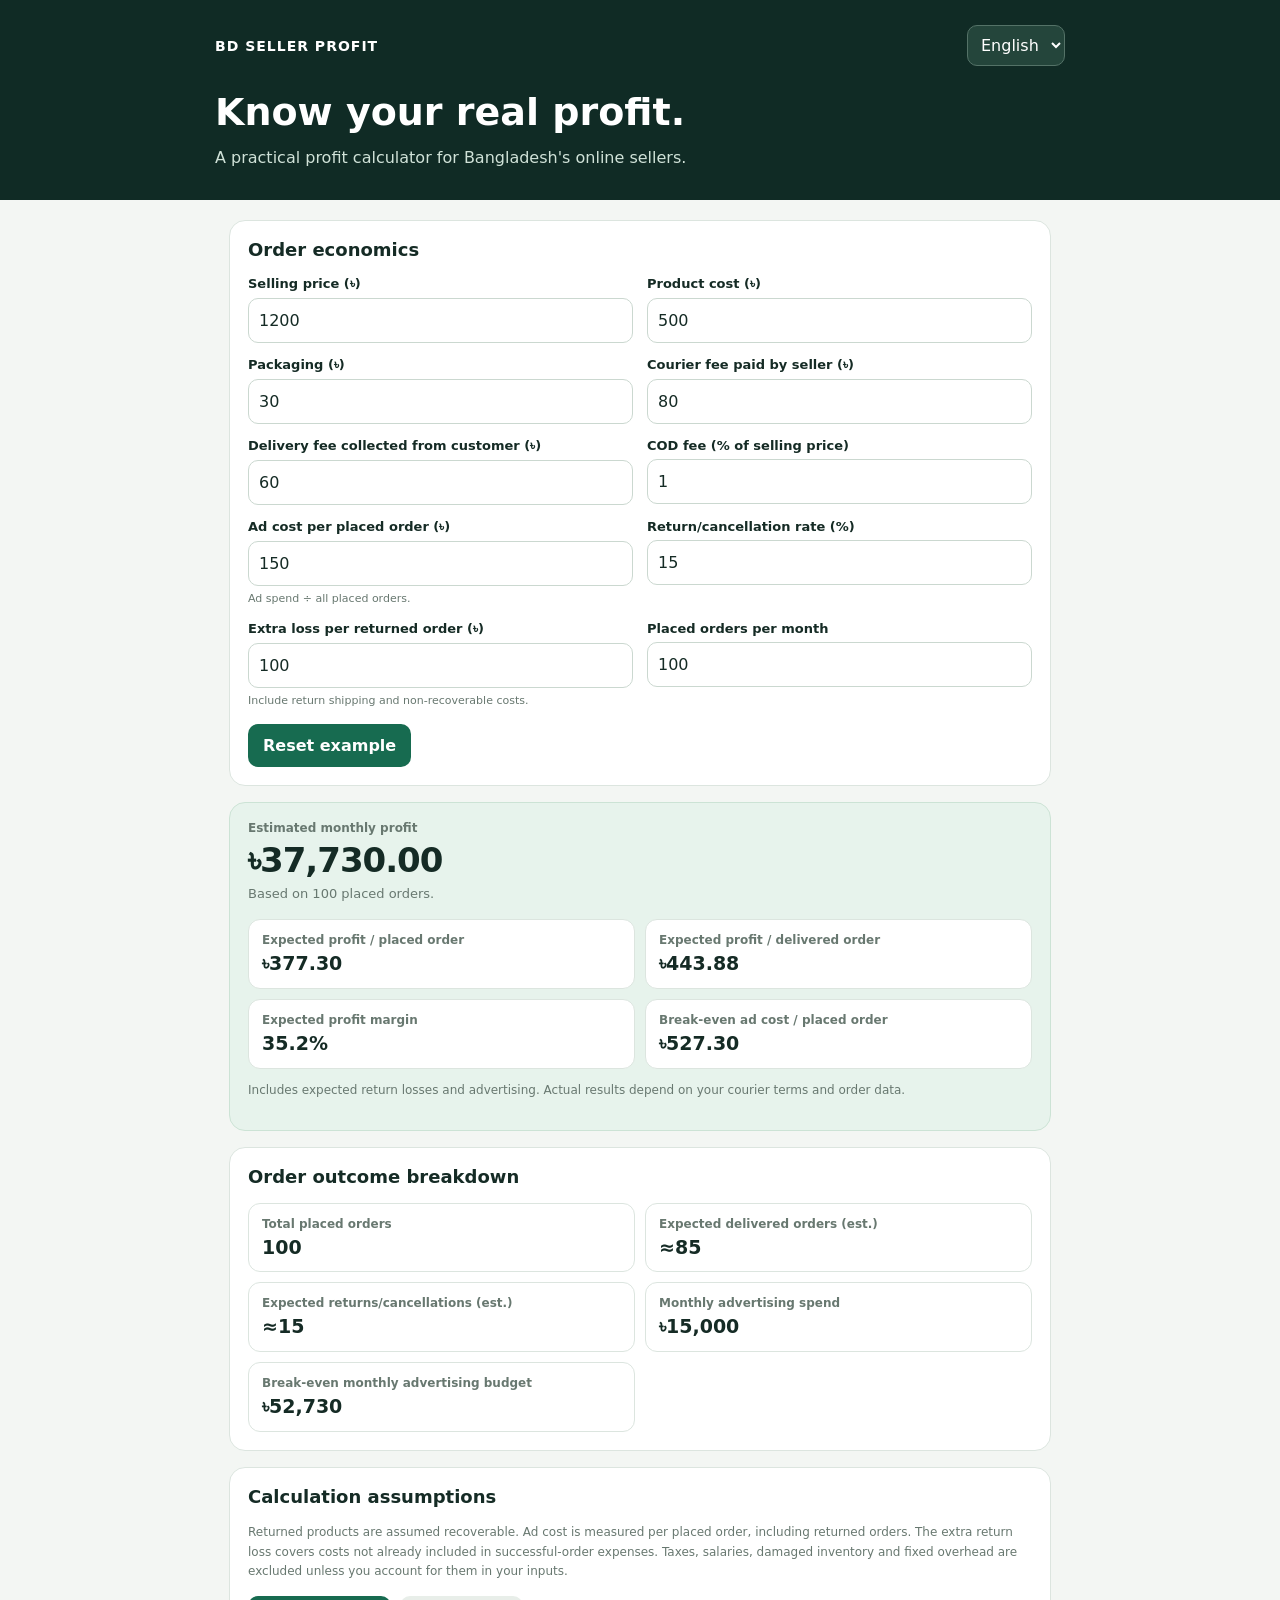
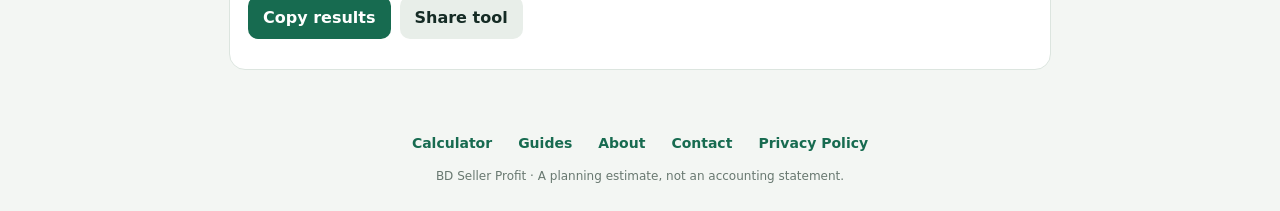
<file: index.html>
<!DOCTYPE html>
<html lang="en">
<head>
<meta charset="UTF-8">
<meta name="viewport" content="width=device-width, initial-scale=1">
<meta name="theme-color" content="#102b25">
<title>BD Seller Profit | E-commerce Calculator</title>
<meta name="description" content="Calculate real e-commerce profit in Bangladesh, including COD fees, delivery, advertising and returns.">
<link rel="canonical" href="https://bdsellerprofit.xyz/">
<style>
:root {
  --bg:#f3f6f3; --card:#fff; --ink:#152b25;
  --muted:#687870; --green:#176b50; --line:#dce5df;
  --soft:#e7f3ec; --red:#b52c35;
}
* { box-sizing:border-box; }
body {
  margin:0; background:var(--bg); color:var(--ink);
  font-family:system-ui,-apple-system,sans-serif;
}
header {
  background:#102b25; color:white; padding:25px 18px 30px;
}
.wrap { max-width:850px; margin:auto; }
.top { display:flex; justify-content:space-between; gap:12px; align-items:center; }
.brand { font-size:14px; font-weight:800; letter-spacing:1px; }
select,button,input { font:inherit; }
header select {
  background:#24453b; color:white; border:1px solid #547267;
  padding:9px; border-radius:10px;
}
h1 { font-size:clamp(26px,6vw,38px); line-height:1.15; margin:25px 0 10px; }
header p { color:#d0e2d8; line-height:1.6; margin:0; }
main { padding:20px 14px 36px; }
.card {
  background:var(--card); border:1px solid var(--line);
  border-radius:16px; padding:18px; margin-bottom:16px;
}
h2 { font-size:18px; margin:0 0 16px; }
.grid { display:grid; grid-template-columns:1fr 1fr; gap:14px; }
.field { min-width:0; }
label { display:block; font-size:13px; font-weight:650; margin-bottom:6px; }
input {
  width:100%; min-width:0; padding:12px 10px;
  border:1px solid #cbd8d0; border-radius:10px;
  background:#fff; color:var(--ink);
}
input:focus,select:focus { outline:2px solid #70b99a; outline-offset:1px; }
.hint { font-size:11px; color:var(--muted); margin-top:5px; line-height:1.45; }
.results { background:var(--soft); border:1px solid #cce3d5; }
.eyebrow { font-size:12px; color:var(--muted); font-weight:650; }
.big { font-size:34px; font-weight:800; letter-spacing:-1px; margin:5px 0; overflow-wrap:anywhere; }
.sub { font-size:13px; color:var(--muted); }
.metrics { display:grid; grid-template-columns:1fr 1fr; gap:10px; margin-top:18px; }
.metric { background:#fff; border:1px solid var(--line); border-radius:12px; padding:13px; min-width:0; }
.metric strong { display:block; font-size:19px; margin-top:5px; overflow-wrap:anywhere; }
.outcome { margin-top:0; }
.negative { color:var(--red)!important; }
.positive { color:var(--green)!important; }
.note { font-size:12px; color:var(--muted); line-height:1.6; }
button {
  border:0; border-radius:10px; padding:12px 15px;
  background:var(--green); color:#fff; font-weight:700; cursor:pointer;
}
.actions { display:flex; flex-wrap:wrap; gap:9px; margin-top:15px; }
.secondary { background:#e8eee9; color:var(--ink); }
footer { text-align:center; padding:5px 14px 28px; color:var(--muted); font-size:12px; }
.footer-nav { display:flex; flex-wrap:wrap; justify-content:center; gap:4px 6px; margin-bottom:10px; }
.footer-nav a { color:var(--green); font-size:14px; font-weight:600; padding:8px 10px; text-decoration:none; }
.footer-nav a:hover { text-decoration:underline; }
.footer-nav a:focus-visible { outline:2px solid #70b99a; outline-offset:2px; }
@media(max-width:420px) {
  .grid { gap:11px; }
  .card { padding:14px; }
  .big { font-size:29px; }
  .metric { padding:10px; }
  .metric strong { font-size:17px; }
}
</style>
<script async src="https://pagead2.googlesyndication.com/pagead/js/adsbygoogle.js?client=ca-pub-7568750393923525"
     crossorigin="anonymous"></script>
</head>
<body>
<header>
  <div class="wrap">
    <div class="top">
      <div class="brand">BD SELLER PROFIT</div>
      <select id="language" aria-label="Language">
        <option value="en">English</option>
        <option value="bn">বাংলা</option>
      </select>
    </div>
    <h1 data-i="title">Know your real profit.</h1>
    <p data-i="subtitle">A practical profit calculator for Bangladesh's online sellers.</p>
  </div>
</header>

<main class="wrap">
  <section class="card">
    <h2 data-i="inputs">Order economics</h2>
    <div class="grid">
      <div class="field">
        <label for="price" data-i="price">Selling price (৳)</label>
        <input id="price" type="number" min="0" step="any" value="1200">
      </div>
      <div class="field">
        <label for="cost" data-i="cost">Product cost (৳)</label>
        <input id="cost" type="number" min="0" step="any" value="500">
      </div>
      <div class="field">
        <label for="pack" data-i="pack">Packaging (৳)</label>
        <input id="pack" type="number" min="0" step="any" value="30">
      </div>
      <div class="field">
        <label for="delivery" data-i="delivery">Courier fee paid by seller (৳)</label>
        <input id="delivery" type="number" min="0" step="any" value="80">
      </div>
      <div class="field">
        <label for="shipcharge" data-i="shipcharge">Delivery fee collected from customer (৳)</label>
        <input id="shipcharge" type="number" min="0" step="any" value="60">
      </div>
      <div class="field">
        <label for="cod" data-i="cod">COD fee (% of selling price)</label>
        <input id="cod" type="number" min="0" max="100" step="any" value="1">
      </div>
      <div class="field">
        <label for="ads" data-i="ads">Ad cost per placed order (৳)</label>
        <input id="ads" type="number" min="0" step="any" value="150">
        <div class="hint" data-i="adsHint">Ad spend ÷ all placed orders.</div>
      </div>
      <div class="field">
        <label for="returns" data-i="returns">Return/cancellation rate (%)</label>
        <input id="returns" type="number" min="0" max="100" step="any" value="15">
      </div>
      <div class="field">
        <label for="returncost" data-i="returncost">Extra loss per returned order (৳)</label>
        <input id="returncost" type="number" min="0" step="any" value="100">
        <div class="hint" data-i="returnHint">Include return shipping and non-recoverable costs.</div>
      </div>
      <div class="field">
        <label for="orders" data-i="orders">Placed orders per month</label>
        <input id="orders" type="number" min="0" step="1" value="100">
      </div>
    </div>
    <div class="actions">
      <button id="reset" type="button" data-i="reset">Reset example</button>
    </div>
  </section>

  <section class="card results" aria-live="polite">
    <div class="eyebrow" data-i="monthly">Estimated monthly profit</div>
    <div class="big" id="monthlyProfit">৳37,730</div>
    <div class="sub" id="monthlySub">Based on 100 placed orders.</div>
    <div class="metrics">
      <div class="metric">
        <div class="eyebrow" data-i="perPlaced">Expected profit / placed order</div>
        <strong id="perPlaced">৳377.30</strong>
      </div>
      <div class="metric">
        <div class="eyebrow" data-i="perDelivered">Expected profit / delivered order</div>
        <strong id="perDelivered">৳443.88</strong>
      </div>
      <div class="metric">
        <div class="eyebrow" data-i="margin">Expected profit margin</div>
        <strong id="margin">35.2%</strong>
      </div>
      <div class="metric">
        <div class="eyebrow" data-i="breakEven">Break-even ad cost / placed order</div>
        <strong id="breakEven">৳527.30</strong>
      </div>
    </div>
    <p class="note" id="explanation"></p>
  </section>

  <section class="card">
    <h2 data-i="outcome">Order outcome breakdown</h2>
    <div class="metrics outcome">
      <div class="metric">
        <div class="eyebrow" data-i="placedOrders">Total placed orders</div>
        <strong id="placedOrders">100</strong>
      </div>
      <div class="metric">
        <div class="eyebrow" data-i="deliveredOrders">Expected delivered orders (est.)</div>
        <strong id="deliveredOrders">≈85</strong>
      </div>
      <div class="metric">
        <div class="eyebrow" data-i="returnedOrders">Expected returns/cancellations (est.)</div>
        <strong id="returnedOrders">≈15</strong>
      </div>
      <div class="metric">
        <div class="eyebrow" data-i="adSpend">Monthly advertising spend</div>
        <strong id="adSpend">৳15,000</strong>
      </div>
      <div class="metric">
        <div class="eyebrow" data-i="breakEvenBudget">Break-even monthly advertising budget</div>
        <strong id="breakEvenBudget">৳52,730</strong>
      </div>
    </div>
  </section>

  <section class="card">
    <h2 data-i="assumptions">Calculation assumptions</h2>
    <p class="note" data-i="assumptionText">
      Returned products are assumed recoverable. Ad cost is measured per placed
      order, including returned orders. The extra return loss covers costs not
      already included in successful-order expenses. Taxes, salaries, damaged
      inventory and fixed overhead are excluded unless you account for them
      in your inputs.
    </p>
    <div class="actions">
      <button id="copy" type="button" data-i="copy">Copy results</button>
      <button id="share" type="button" class="secondary" data-i="share">Share tool</button>
    </div>
    <p id="message" class="note" role="status"></p>
  </section>
</main>
<footer>
<nav class="footer-nav" aria-label="Footer">
  <a href="./" data-i="navHome">Calculator</a><a href="guides/" data-i="navGuides">Guides</a><a href="about.html" data-i="navAbout">About</a><a href="contact.html" data-i="navContact">Contact</a><a href="privacy.html" data-i="navPrivacy">Privacy Policy</a>
</nav>
BD Seller Profit · <span data-i="footer">A planning estimate, not an accounting statement.</span></footer>

<script>
const $ = id => document.getElementById(id);

const defaults = {
  price:1200, cost:500, pack:30, delivery:80, shipcharge:60,
  cod:1, ads:150, returns:15, returncost:100, orders:100
};

const text = {
en:{
 title:"Know your real profit.",
 subtitle:"A practical profit calculator for Bangladesh's online sellers.",
 inputs:"Order economics", price:"Selling price (৳)", cost:"Product cost (৳)",
 pack:"Packaging (৳)", delivery:"Courier fee paid by seller (৳)",
 shipcharge:"Delivery fee collected from customer (৳)",
 cod:"COD fee (% of selling price)", ads:"Ad cost per placed order (৳)",
 adsHint:"Ad spend ÷ all placed orders.", returns:"Return/cancellation rate (%)",
 returncost:"Extra loss per returned order (৳)",
 returnHint:"Include return shipping and non-recoverable costs.",
 orders:"Placed orders per month", reset:"Reset example",
 monthly:"Estimated monthly profit", perPlaced:"Expected profit / placed order",
 perDelivered:"Expected profit / delivered order", margin:"Expected profit margin",
 breakEven:"Break-even ad cost / placed order", assumptions:"Calculation assumptions",
 assumptionText:"Returned products are assumed recoverable. Ad cost is measured per placed order, including returned orders. Extra return loss covers costs not already included in successful-order expenses. Taxes, salaries, damaged inventory and fixed overhead are excluded unless included in your inputs.",
 outcome:"Order outcome breakdown", placedOrders:"Total placed orders",
 deliveredOrders:"Expected delivered orders (est.)", returnedOrders:"Expected returns/cancellations (est.)",
 adSpend:"Monthly advertising spend", breakEvenBudget:"Break-even monthly advertising budget",
 copy:"Copy results", share:"Share tool",
 footer:"A planning estimate, not an accounting statement.",
 navHome:"Calculator", navGuides:"Guides", navAbout:"About", navContact:"Contact", navPrivacy:"Privacy Policy",
 monthlySub:"Based on {n} placed orders.", invalid:"Please enter valid non-negative values. Rates must not exceed 100%.",
 zero:"No successful deliveries are expected at a 100% return rate.",
 copied:"Results copied.", copyFail:"Could not copy automatically. Please copy the figures manually.",
 shared:"Share this link with a seller.", explanation:"Includes expected return losses and advertising. Actual results depend on your courier terms and order data."
},
bn:{
 title:"আপনার প্রকৃত লাভ জানুন।",
 subtitle:"বাংলাদেশের অনলাইন বিক্রেতাদের জন্য সহজ প্রফিট ক্যালকুলেটর।",
 inputs:"অর্ডারের হিসাব", price:"বিক্রয়মূল্য (৳)", cost:"পণ্যের ক্রয়মূল্য (৳)",
 pack:"প্যাকেজিং খরচ (৳)", delivery:"বিক্রেতার দেওয়া কুরিয়ার খরচ (৳)",
 shipcharge:"ক্রেতার কাছ থেকে নেওয়া ডেলিভারি চার্জ (৳)",
 cod:"COD ফি (বিক্রয়মূল্যের %)", ads:"প্রতি অর্ডারে বিজ্ঞাপন খরচ (৳)",
 adsHint:"মোট বিজ্ঞাপন খরচ ÷ মোট প্লেসড অর্ডার।",
 returns:"রিটার্ন/বাতিলের হার (%)",
 returncost:"প্রতি রিটার্নে অতিরিক্ত ক্ষতি (৳)",
 returnHint:"রিটার্ন ডেলিভারি ও ফেরত না-পাওয়া খরচ যোগ করুন।",
 orders:"প্রতি মাসে প্লেসড অর্ডার", reset:"উদাহরণ রিসেট করুন",
 monthly:"আনুমানিক মাসিক লাভ", perPlaced:"প্রতি প্লেসড অর্ডারে প্রত্যাশিত লাভ",
 perDelivered:"প্রতি ডেলিভারিতে প্রত্যাশিত লাভ", margin:"প্রত্যাশিত লাভের হার",
 breakEven:"প্রতি অর্ডারে সর্বোচ্চ ব্রেক-ইভেন বিজ্ঞাপন খরচ",
 assumptions:"হিসাবের শর্ত", 
 assumptionText:"ধরা হয়েছে রিটার্ন হওয়া পণ্য পুনরায় বিক্রি করা যাবে। বিজ্ঞাপন খরচ সব প্লেসড অর্ডারের হিসাবে ধরা হয়েছে। অতিরিক্ত রিটার্ন ক্ষতিতে সফল অর্ডারের খরচে আগে ধরা হয়নি এমন খরচ অন্তর্ভুক্ত করুন। ইনপুটে যোগ না করলে কর, বেতন, নষ্ট পণ্য ও স্থায়ী খরচ ধরা হয়নি।",
 outcome:"অর্ডারের ফলাফলের বিবরণ", placedOrders:"মোট প্লেসড অর্ডার",
 deliveredOrders:"আনুমানিক ডেলিভারি হওয়া অর্ডার", returnedOrders:"আনুমানিক রিটার্ন/বাতিল",
 adSpend:"মাসিক বিজ্ঞাপন খরচ", breakEvenBudget:"মাসিক ব্রেক-ইভেন বিজ্ঞাপন বাজেট",
 copy:"হিসাব কপি করুন", share:"টুল শেয়ার করুন",
 footer:"এটি পরিকল্পনার আনুমানিক হিসাব, হিসাবরক্ষণ বিবরণী নয়।",
 navHome:"ক্যালকুলেটর", navGuides:"গাইড", navAbout:"আমাদের সম্পর্কে", navContact:"যোগাযোগ", navPrivacy:"গোপনীয়তা নীতি",
 monthlySub:"{n}টি প্লেসড অর্ডারের ভিত্তিতে।",
 invalid:"সঠিক শূন্য বা তার বেশি মান দিন। হার ১০০%-এর বেশি হতে পারবে না।",
 zero:"রিটার্নের হার ১০০% হলে সফল ডেলিভারি প্রত্যাশিত নয়।",
 copied:"হিসাব কপি হয়েছে।", copyFail:"স্বয়ংক্রিয় কপি হয়নি। ফলাফল হাতে কপি করুন।",
 shared:"এই লিংকটি বিক্রেতার সঙ্গে শেয়ার করুন।",
 explanation:"রিটার্নের সম্ভাব্য ক্ষতি ও বিজ্ঞাপন খরচ অন্তর্ভুক্ত। প্রকৃত ফল কুরিয়ারের শর্ত ও অর্ডারের তথ্যের ওপর নির্ভর করে।"
}
};

let lang = "en";
const ids = Object.keys(defaults);
const money = n => "৳" + n.toLocaleString(lang==="bn"?"bn-BD":"en-BD",{
  minimumFractionDigits:2,maximumFractionDigits:2
});
const loc = () => lang==="bn"?"bn-BD":"en-BD";
const count = n => n.toLocaleString(loc(),{maximumFractionDigits:1});
const moneyWhole = n => "৳" + (Math.round(n)||0).toLocaleString(loc(),{maximumFractionDigits:0});
const outcomeIds = ["placedOrders","deliveredOrders","returnedOrders","adSpend","breakEvenBudget"];
function num(id){ return Number($(id).value); }

function calculate(){
  const v = {};
  ids.forEach(id => v[id] = num(id));
  const ratesValid = v.cod <= 100 && v.returns <= 100;
  const valid = ids.every(id => Number.isFinite(v[id]) && v[id]>=0)
    && ratesValid && Number.isInteger(v.orders);
  const msg = $("message");
  msg.textContent = "";
  if(!valid){
    $("monthlyProfit").textContent = "—";
    $("perPlaced").textContent = "—";
    $("perDelivered").textContent = "—";
    $("margin").textContent = "—";
    $("breakEven").textContent = "—";
    outcomeIds.forEach(id => { $(id).textContent = "—"; $(id).classList.remove("negative"); });
    msg.textContent = text[lang].invalid;
    return;
  }

  const success = 1 - v.returns/100;
  const codFee = v.price*v.cod/100;
  const revenue = v.price + v.shipcharge;
  const successfulMargin = revenue-v.cost-v.pack-v.delivery-codFee;
  const breakEvenAds = success*successfulMargin
    -(1-success)*v.returncost;
  const perOrder = breakEvenAds-v.ads;
  const perDelivered = success>0 ? perOrder/success : null;
  const monthly = perOrder*v.orders;
  const expectedRevenue = success*revenue;
  const margin = expectedRevenue>0 ? perOrder/expectedRevenue*100 : null;

  $("monthlyProfit").textContent = money(monthly);
  $("perPlaced").textContent = money(perOrder);
  $("perDelivered").textContent = perDelivered===null ? "—" : money(perDelivered);
  $("margin").textContent = margin===null ? "—" :
    margin.toLocaleString(lang==="bn"?"bn-BD":"en-BD",{maximumFractionDigits:1})+"%";
  $("breakEven").textContent = money(breakEvenAds);
  $("monthlySub").textContent = text[lang].monthlySub.replace(
    "{n}",v.orders.toLocaleString(lang==="bn"?"bn-BD":"en-BD")
  );
  $("explanation").textContent = text[lang].explanation;
  ["monthlyProfit","perPlaced","perDelivered","margin","breakEven"].forEach(id=>{
    $(id).classList.toggle("negative",
      $(id).textContent.startsWith("-") || (id==="margin" && margin!==null && margin<0)
    );
  });
  $("placedOrders").textContent = count(v.orders);
  // Display-only rounding; returns derived so delivered + returns = placed orders.
  const deliveredShown = Math.round(v.orders*success);
  $("deliveredOrders").textContent = "≈" + count(deliveredShown);
  $("returnedOrders").textContent = "≈" + count(v.orders - deliveredShown);
  $("adSpend").textContent = moneyWhole(v.ads*v.orders);
  $("breakEvenBudget").textContent = moneyWhole(breakEvenAds*v.orders);
  $("breakEvenBudget").classList.toggle("negative", breakEvenAds*v.orders < -0.5);
  if(success===0) msg.textContent = text[lang].zero;
}

function setLanguage(value){
  lang=value;
  document.documentElement.lang=value==="bn"?"bn":"en";
  document.querySelectorAll("[data-i]").forEach(el=>{
    const key=el.dataset.i;
    if(text[lang][key]) el.textContent=text[lang][key];
  });
  calculate();
}

ids.forEach(id=>$(id).addEventListener("input",calculate));
$("language").addEventListener("change",e=>setLanguage(e.target.value));
$("reset").addEventListener("click",()=>{
  ids.forEach(id=>$(id).value=defaults[id]);
  calculate();
});
$("copy").addEventListener("click",async()=>{
  const result=[
    $("monthlyProfit").textContent,
    $("perPlaced").textContent,
    $("perDelivered").textContent,
    $("margin").textContent,
    $("breakEven").textContent,
    ...outcomeIds.map(id => text[lang][id] + ": " + $(id).textContent)
  ].join("\n");
  try{
    await navigator.clipboard.writeText(result);
    $("message").textContent=text[lang].copied;
  }catch(e){
    $("message").textContent=text[lang].copyFail+"\n"+result;
  }
});
$("share").addEventListener("click",async()=>{
  try{
    if(navigator.share) await navigator.share({title:document.title,url:location.href});
    else {
      await navigator.clipboard.writeText(location.href);
      $("message").textContent=text[lang].copied;
    }
  }catch(e){
    if(e.name!=="AbortError") $("message").textContent=text[lang].shared;
  }
});
calculate();

// Language via URL only (?lang=bn); keeps footer links in the same language. No storage.
function syncLangUrl(){
  const withLang = href => {
    const u = new URL(href, location.href);
    if(lang==="bn") u.searchParams.set("lang","bn"); else u.searchParams.delete("lang");
    return u.href;
  };
  document.querySelectorAll(".footer-nav a").forEach(a=>a.setAttribute("href",withLang(a.getAttribute("href"))));
  const h = withLang(location.href);
  if(h!==location.href) history.replaceState(null,"",h);
}
$("language").addEventListener("change",syncLangUrl);
if(new URLSearchParams(location.search).get("lang")==="bn"){
  $("language").value="bn";
  setLanguage("bn");
}
syncLangUrl();
</script>
</body>
</html>
</file>
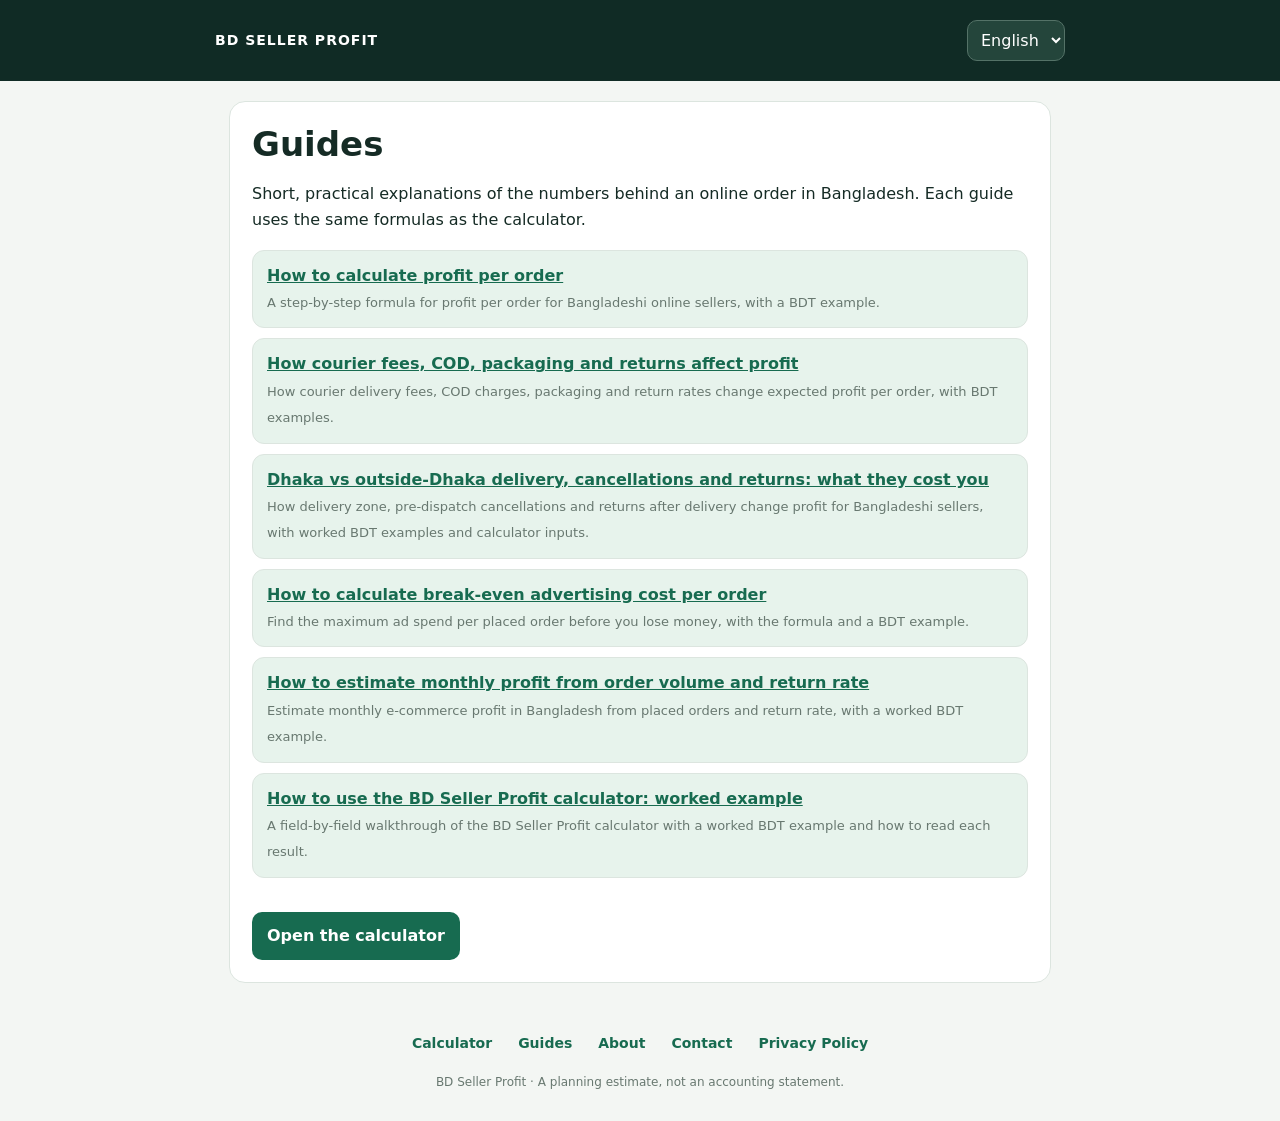
<file: guides/index.html>
<!DOCTYPE html>
<html lang="en" data-title-en="Guides for Bangladeshi online sellers | BD Seller Profit" data-title-bn="বাংলাদেশি অনলাইন বিক্রেতাদের গাইড | BD Seller Profit" data-desc-en="Practical guides on profit per order, courier and COD costs, returns, break-even ad spend and monthly profit for online sellers in Bangladesh." data-desc-bn="প্রতি অর্ডারে লাভ, কুরিয়ার ও COD খরচ, রিটার্ন, ব্রেক-ইভেন বিজ্ঞাপন খরচ ও মাসিক লাভ নিয়ে ব্যবহারিক গাইড।">
<head>
<meta charset="UTF-8">
<meta name="viewport" content="width=device-width, initial-scale=1">
<meta name="theme-color" content="#102b25">
<title>Guides for Bangladeshi online sellers | BD Seller Profit</title>
<meta name="description" content="Practical guides on profit per order, courier and COD costs, returns, break-even ad spend and monthly profit for online sellers in Bangladesh.">
<link rel="canonical" href="https://bdsellerprofit.xyz/guides/">
<link rel="stylesheet" href="../assets/site.css">
<script async src="https://pagead2.googlesyndication.com/pagead/js/adsbygoogle.js?client=ca-pub-7568750393923525"
     crossorigin="anonymous"></script>
</head>
<body>
<header><div class="wrap top">
  <a class="brand" href="../">BD SELLER PROFIT</a>
  <select id="language" aria-label="Language"><option value="en">English</option><option value="bn">বাংলা</option></select>
</div></header>
<main class="wrap"><article>
<div data-lang="en">
<h1>Guides</h1>
<p>Short, practical explanations of the numbers behind an online order in Bangladesh. Each guide uses the same formulas as the calculator.</p><ul class="guide-list"><li><a href="profit-per-order.html">How to calculate profit per order</a><br><span class="note">A step-by-step formula for profit per order for Bangladeshi online sellers, with a BDT example.</span></li><li><a href="courier-cod-packaging-returns.html">How courier fees, COD, packaging and returns affect profit</a><br><span class="note">How courier delivery fees, COD charges, packaging and return rates change expected profit per order, with BDT examples.</span></li><li><a href="dhaka-outside-delivery-cancellations-returns.html">Dhaka vs outside-Dhaka delivery, cancellations and returns: what they cost you</a><br><span class="note">How delivery zone, pre-dispatch cancellations and returns after delivery change profit for Bangladeshi sellers, with worked BDT examples and calculator inputs.</span></li><li><a href="break-even-ad-cost.html">How to calculate break-even advertising cost per order</a><br><span class="note">Find the maximum ad spend per placed order before you lose money, with the formula and a BDT example.</span></li><li><a href="monthly-profit-estimate.html">How to estimate monthly profit from order volume and return rate</a><br><span class="note">Estimate monthly e-commerce profit in Bangladesh from placed orders and return rate, with a worked BDT example.</span></li><li><a href="how-to-use-calculator.html">How to use the BD Seller Profit calculator: worked example</a><br><span class="note">A field-by-field walkthrough of the BD Seller Profit calculator with a worked BDT example and how to read each result.</span></li></ul>
</div>
<div data-lang="bn" lang="bn">
<h1>গাইড</h1>
<p>বাংলাদেশে অনলাইন অর্ডারের পেছনের হিসাবের সংক্ষিপ্ত, ব্যবহারিক ব্যাখ্যা। প্রতিটি গাইডে ক্যালকুলেটরের একই সূত্র ব্যবহার করা হয়েছে।</p><ul class="guide-list"><li><a href="profit-per-order.html">প্রতি অর্ডারে লাভ কীভাবে হিসাব করবেন</a><br><span class="note">বাংলাদেশি অনলাইন বিক্রেতার প্রতি অর্ডারে লাভের ধাপে ধাপে সূত্র, টাকায় উদাহরণসহ।</span></li><li><a href="courier-cod-packaging-returns.html">কুরিয়ার, COD, প্যাকেজিং ও রিটার্ন লাভে কী প্রভাব ফেলে</a><br><span class="note">কুরিয়ার খরচ, COD চার্জ, প্যাকেজিং ও রিটার্নের হার কীভাবে প্রতি অর্ডারের প্রত্যাশিত লাভ বদলায়, টাকায় উদাহরণসহ।</span></li><li><a href="dhaka-outside-delivery-cancellations-returns.html">ঢাকা ও ঢাকার বাইরে ডেলিভারি, বাতিল ও রিটার্ন: কোন ক্ষেত্রে আসলে কত খরচ</a><br><span class="note">ডেলিভারি এলাকা, পাঠানোর আগে বাতিল আর ডেলিভারির পর ফেরত বাংলাদেশি বিক্রেতাদের লাভ কীভাবে বদলায়, টাকায় হিসাবের উদাহরণ ও ক্যালকুলেটরে কী বসাবেন তা সহ।</span></li><li><a href="break-even-ad-cost.html">প্রতি অর্ডারে ব্রেক-ইভেন বিজ্ঞাপন খরচ কীভাবে হিসাব করবেন</a><br><span class="note">লোকসান ছাড়া প্রতি প্লেসড অর্ডারে সর্বোচ্চ বিজ্ঞাপন খরচ বের করার সূত্র ও টাকায় উদাহরণ।</span></li><li><a href="monthly-profit-estimate.html">অর্ডার সংখ্যা ও রিটার্নের হার থেকে মাসিক লাভ কীভাবে অনুমান করবেন</a><br><span class="note">প্লেসড অর্ডার ও রিটার্নের হার থেকে মাসিক লাভ অনুমানের পদ্ধতি, টাকায় উদাহরণসহ।</span></li><li><a href="how-to-use-calculator.html">BD Seller Profit ক্যালকুলেটর ব্যবহারের নিয়ম: উদাহরণসহ</a><br><span class="note">BD Seller Profit ক্যালকুলেটরের প্রতিটি ঘর ও ফলাফলের ব্যাখ্যা, টাকায় উদাহরণসহ।</span></li></ul>
</div>
<a class="cta" href="../" data-i="open">Open the calculator</a>
</article></main>
<footer class="site-footer"><nav aria-label="Footer">
  <a href="../" data-i="home">Calculator</a><a href="../guides/" data-i="guides">Guides</a><a href="../about.html" data-i="about">About</a><a href="../contact.html" data-i="contact">Contact</a><a href="../privacy.html" data-i="privacy">Privacy Policy</a>
</nav>BD Seller Profit · <span data-i="footer">A planning estimate, not an accounting statement.</span></footer>
<script src="../assets/site.js"></script>
</body>
</html>
</file>
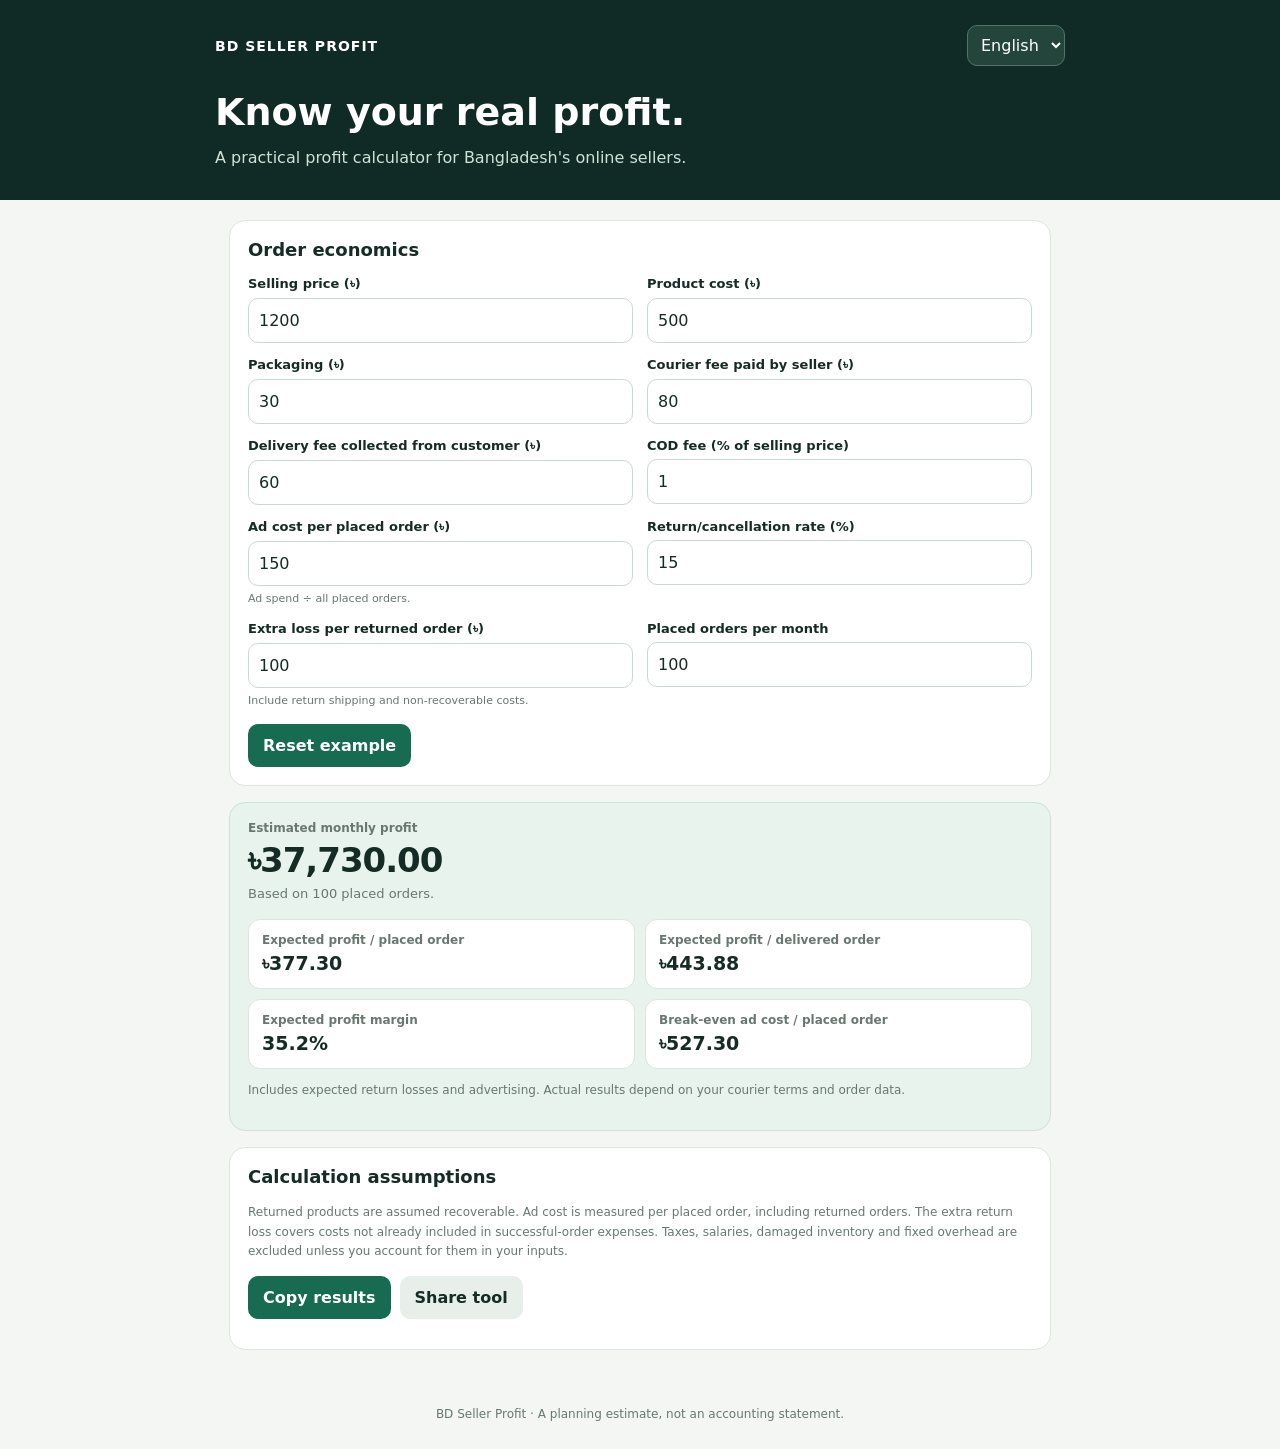
<file:  index.html>
<!DOCTYPE html>
<html lang="en">
<head>
<meta charset="UTF-8">
<meta name="viewport" content="width=device-width, initial-scale=1">
<meta name="theme-color" content="#102b25">
<title>BD Seller Profit | E-commerce Calculator</title>
<meta name="description" content="Calculate real e-commerce profit in Bangladesh, including COD fees, delivery, advertising and returns.">
<style>
:root {
  --bg:#f3f6f3; --card:#fff; --ink:#152b25;
  --muted:#687870; --green:#176b50; --line:#dce5df;
  --soft:#e7f3ec; --red:#b52c35;
}
* { box-sizing:border-box; }
body {
  margin:0; background:var(--bg); color:var(--ink);
  font-family:system-ui,-apple-system,sans-serif;
}
header {
  background:#102b25; color:white; padding:25px 18px 30px;
}
.wrap { max-width:850px; margin:auto; }
.top { display:flex; justify-content:space-between; gap:12px; align-items:center; }
.brand { font-size:14px; font-weight:800; letter-spacing:1px; }
select,button,input { font:inherit; }
header select {
  background:#24453b; color:white; border:1px solid #547267;
  padding:9px; border-radius:10px;
}
h1 { font-size:clamp(26px,6vw,38px); line-height:1.15; margin:25px 0 10px; }
header p { color:#d0e2d8; line-height:1.6; margin:0; }
main { padding:20px 14px 36px; }
.card {
  background:var(--card); border:1px solid var(--line);
  border-radius:16px; padding:18px; margin-bottom:16px;
}
h2 { font-size:18px; margin:0 0 16px; }
.grid { display:grid; grid-template-columns:1fr 1fr; gap:14px; }
.field { min-width:0; }
label { display:block; font-size:13px; font-weight:650; margin-bottom:6px; }
input {
  width:100%; min-width:0; padding:12px 10px;
  border:1px solid #cbd8d0; border-radius:10px;
  background:#fff; color:var(--ink);
}
input:focus,select:focus { outline:2px solid #70b99a; outline-offset:1px; }
.hint { font-size:11px; color:var(--muted); margin-top:5px; line-height:1.45; }
.results { background:var(--soft); border:1px solid #cce3d5; }
.eyebrow { font-size:12px; color:var(--muted); font-weight:650; }
.big { font-size:34px; font-weight:800; letter-spacing:-1px; margin:5px 0; overflow-wrap:anywhere; }
.sub { font-size:13px; color:var(--muted); }
.metrics { display:grid; grid-template-columns:1fr 1fr; gap:10px; margin-top:18px; }
.metric { background:#fff; border:1px solid var(--line); border-radius:12px; padding:13px; min-width:0; }
.metric strong { display:block; font-size:19px; margin-top:5px; overflow-wrap:anywhere; }
.negative { color:var(--red)!important; }
.positive { color:var(--green)!important; }
.note { font-size:12px; color:var(--muted); line-height:1.6; }
button {
  border:0; border-radius:10px; padding:12px 15px;
  background:var(--green); color:#fff; font-weight:700; cursor:pointer;
}
.actions { display:flex; flex-wrap:wrap; gap:9px; margin-top:15px; }
.secondary { background:#e8eee9; color:var(--ink); }
footer { text-align:center; padding:5px 14px 28px; color:var(--muted); font-size:12px; }
@media(max-width:420px) {
  .grid { gap:11px; }
  .card { padding:14px; }
  .big { font-size:29px; }
  .metric { padding:10px; }
  .metric strong { font-size:17px; }
}
</style>
</head>
<body>
<header>
  <div class="wrap">
    <div class="top">
      <div class="brand">BD SELLER PROFIT</div>
      <select id="language" aria-label="Language">
        <option value="en">English</option>
        <option value="bn">বাংলা</option>
      </select>
    </div>
    <h1 data-i="title">Know your real profit.</h1>
    <p data-i="subtitle">A practical profit calculator for Bangladesh's online sellers.</p>
  </div>
</header>

<main class="wrap">
  <section class="card">
    <h2 data-i="inputs">Order economics</h2>
    <div class="grid">
      <div class="field">
        <label for="price" data-i="price">Selling price (৳)</label>
        <input id="price" type="number" min="0" step="any" value="1200">
      </div>
      <div class="field">
        <label for="cost" data-i="cost">Product cost (৳)</label>
        <input id="cost" type="number" min="0" step="any" value="500">
      </div>
      <div class="field">
        <label for="pack" data-i="pack">Packaging (৳)</label>
        <input id="pack" type="number" min="0" step="any" value="30">
      </div>
      <div class="field">
        <label for="delivery" data-i="delivery">Courier fee paid by seller (৳)</label>
        <input id="delivery" type="number" min="0" step="any" value="80">
      </div>
      <div class="field">
        <label for="shipcharge" data-i="shipcharge">Delivery fee collected from customer (৳)</label>
        <input id="shipcharge" type="number" min="0" step="any" value="60">
      </div>
      <div class="field">
        <label for="cod" data-i="cod">COD fee (% of selling price)</label>
        <input id="cod" type="number" min="0" max="100" step="any" value="1">
      </div>
      <div class="field">
        <label for="ads" data-i="ads">Ad cost per placed order (৳)</label>
        <input id="ads" type="number" min="0" step="any" value="150">
        <div class="hint" data-i="adsHint">Ad spend ÷ all placed orders.</div>
      </div>
      <div class="field">
        <label for="returns" data-i="returns">Return/cancellation rate (%)</label>
        <input id="returns" type="number" min="0" max="100" step="any" value="15">
      </div>
      <div class="field">
        <label for="returncost" data-i="returncost">Extra loss per returned order (৳)</label>
        <input id="returncost" type="number" min="0" step="any" value="100">
        <div class="hint" data-i="returnHint">Include return shipping and non-recoverable costs.</div>
      </div>
      <div class="field">
        <label for="orders" data-i="orders">Placed orders per month</label>
        <input id="orders" type="number" min="0" step="1" value="100">
      </div>
    </div>
    <div class="actions">
      <button id="reset" type="button" data-i="reset">Reset example</button>
    </div>
  </section>

  <section class="card results" aria-live="polite">
    <div class="eyebrow" data-i="monthly">Estimated monthly profit</div>
    <div class="big" id="monthlyProfit">৳37,730</div>
    <div class="sub" id="monthlySub">Based on 100 placed orders.</div>
    <div class="metrics">
      <div class="metric">
        <div class="eyebrow" data-i="perPlaced">Expected profit / placed order</div>
        <strong id="perPlaced">৳377.30</strong>
      </div>
      <div class="metric">
        <div class="eyebrow" data-i="perDelivered">Expected profit / delivered order</div>
        <strong id="perDelivered">৳443.88</strong>
      </div>
      <div class="metric">
        <div class="eyebrow" data-i="margin">Expected profit margin</div>
        <strong id="margin">35.2%</strong>
      </div>
      <div class="metric">
        <div class="eyebrow" data-i="breakEven">Break-even ad cost / placed order</div>
        <strong id="breakEven">৳527.30</strong>
      </div>
    </div>
    <p class="note" id="explanation"></p>
  </section>

  <section class="card">
    <h2 data-i="assumptions">Calculation assumptions</h2>
    <p class="note" data-i="assumptionText">
      Returned products are assumed recoverable. Ad cost is measured per placed
      order, including returned orders. The extra return loss covers costs not
      already included in successful-order expenses. Taxes, salaries, damaged
      inventory and fixed overhead are excluded unless you account for them
      in your inputs.
    </p>
    <div class="actions">
      <button id="copy" type="button" data-i="copy">Copy results</button>
      <button id="share" type="button" class="secondary" data-i="share">Share tool</button>
    </div>
    <p id="message" class="note" role="status"></p>
  </section>
</main>
<footer>BD Seller Profit · <span data-i="footer">A planning estimate, not an accounting statement.</span></footer>

<script>
const $ = id => document.getElementById(id);

const defaults = {
  price:1200, cost:500, pack:30, delivery:80, shipcharge:60,
  cod:1, ads:150, returns:15, returncost:100, orders:100
};

const text = {
en:{
 title:"Know your real profit.",
 subtitle:"A practical profit calculator for Bangladesh's online sellers.",
 inputs:"Order economics", price:"Selling price (৳)", cost:"Product cost (৳)",
 pack:"Packaging (৳)", delivery:"Courier fee paid by seller (৳)",
 shipcharge:"Delivery fee collected from customer (৳)",
 cod:"COD fee (% of selling price)", ads:"Ad cost per placed order (৳)",
 adsHint:"Ad spend ÷ all placed orders.", returns:"Return/cancellation rate (%)",
 returncost:"Extra loss per returned order (৳)",
 returnHint:"Include return shipping and non-recoverable costs.",
 orders:"Placed orders per month", reset:"Reset example",
 monthly:"Estimated monthly profit", perPlaced:"Expected profit / placed order",
 perDelivered:"Expected profit / delivered order", margin:"Expected profit margin",
 breakEven:"Break-even ad cost / placed order", assumptions:"Calculation assumptions",
 assumptionText:"Returned products are assumed recoverable. Ad cost is measured per placed order, including returned orders. Extra return loss covers costs not already included in successful-order expenses. Taxes, salaries, damaged inventory and fixed overhead are excluded unless included in your inputs.",
 copy:"Copy results", share:"Share tool",
 footer:"A planning estimate, not an accounting statement.",
 monthlySub:"Based on {n} placed orders.", invalid:"Please enter valid non-negative values. Rates must not exceed 100%.",
 zero:"No successful deliveries are expected at a 100% return rate.",
 copied:"Results copied.", copyFail:"Could not copy automatically. Please copy the figures manually.",
 shared:"Share this link with a seller.", explanation:"Includes expected return losses and advertising. Actual results depend on your courier terms and order data."
},
bn:{
 title:"আপনার প্রকৃত লাভ জানুন।",
 subtitle:"বাংলাদেশের অনলাইন বিক্রেতাদের জন্য সহজ প্রফিট ক্যালকুলেটর।",
 inputs:"অর্ডারের হিসাব", price:"বিক্রয়মূল্য (৳)", cost:"পণ্যের ক্রয়মূল্য (৳)",
 pack:"প্যাকেজিং খরচ (৳)", delivery:"বিক্রেতার দেওয়া কুরিয়ার খরচ (৳)",
 shipcharge:"ক্রেতার কাছ থেকে নেওয়া ডেলিভারি চার্জ (৳)",
 cod:"COD ফি (বিক্রয়মূল্যের %)", ads:"প্রতি অর্ডারে বিজ্ঞাপন খরচ (৳)",
 adsHint:"মোট বিজ্ঞাপন খরচ ÷ মোট প্লেসড অর্ডার।",
 returns:"রিটার্ন/বাতিলের হার (%)",
 returncost:"প্রতি রিটার্নে অতিরিক্ত ক্ষতি (৳)",
 returnHint:"রিটার্ন ডেলিভারি ও ফেরত না-পাওয়া খরচ যোগ করুন।",
 orders:"প্রতি মাসে প্লেসড অর্ডার", reset:"উদাহরণ রিসেট করুন",
 monthly:"আনুমানিক মাসিক লাভ", perPlaced:"প্রতি প্লেসড অর্ডারে প্রত্যাশিত লাভ",
 perDelivered:"প্রতি ডেলিভারিতে প্রত্যাশিত লাভ", margin:"প্রত্যাশিত লাভের হার",
 breakEven:"প্রতি অর্ডারে সর্বোচ্চ ব্রেক-ইভেন বিজ্ঞাপন খরচ",
 assumptions:"হিসাবের শর্ত", 
 assumptionText:"ধরা হয়েছে রিটার্ন হওয়া পণ্য পুনরায় বিক্রি করা যাবে। বিজ্ঞাপন খরচ সব প্লেসড অর্ডারের হিসাবে ধরা হয়েছে। অতিরিক্ত রিটার্ন ক্ষতিতে সফল অর্ডারের খরচে আগে ধরা হয়নি এমন খরচ অন্তর্ভুক্ত করুন। ইনপুটে যোগ না করলে কর, বেতন, নষ্ট পণ্য ও স্থায়ী খরচ ধরা হয়নি।",
 copy:"হিসাব কপি করুন", share:"টুল শেয়ার করুন",
 footer:"এটি পরিকল্পনার আনুমানিক হিসাব, হিসাবরক্ষণ বিবরণী নয়।",
 monthlySub:"{n}টি প্লেসড অর্ডারের ভিত্তিতে।",
 invalid:"সঠিক শূন্য বা তার বেশি মান দিন। হার ১০০%-এর বেশি হতে পারবে না।",
 zero:"রিটার্নের হার ১০০% হলে সফল ডেলিভারি প্রত্যাশিত নয়।",
 copied:"হিসাব কপি হয়েছে।", copyFail:"স্বয়ংক্রিয় কপি হয়নি। ফলাফল হাতে কপি করুন।",
 shared:"এই লিংকটি বিক্রেতার সঙ্গে শেয়ার করুন।",
 explanation:"রিটার্নের সম্ভাব্য ক্ষতি ও বিজ্ঞাপন খরচ অন্তর্ভুক্ত। প্রকৃত ফল কুরিয়ারের শর্ত ও অর্ডারের তথ্যের ওপর নির্ভর করে।"
}
};

let lang = "en";
const ids = Object.keys(defaults);
const money = n => "৳" + n.toLocaleString(lang==="bn"?"bn-BD":"en-BD",{
  minimumFractionDigits:2,maximumFractionDigits:2
});
function num(id){ return Number($(id).value); }

function calculate(){
  const v = {};
  ids.forEach(id => v[id] = num(id));
  const ratesValid = v.cod <= 100 && v.returns <= 100;
  const valid = ids.every(id => Number.isFinite(v[id]) && v[id]>=0)
    && ratesValid && Number.isInteger(v.orders);
  const msg = $("message");
  msg.textContent = "";
  if(!valid){
    $("monthlyProfit").textContent = "—";
    $("perPlaced").textContent = "—";
    $("perDelivered").textContent = "—";
    $("margin").textContent = "—";
    $("breakEven").textContent = "—";
    msg.textContent = text[lang].invalid;
    return;
  }

  const success = 1 - v.returns/100;
  const codFee = v.price*v.cod/100;
  const revenue = v.price + v.shipcharge;
  const successfulMargin = revenue-v.cost-v.pack-v.delivery-codFee;
  const breakEvenAds = success*successfulMargin
    -(1-success)*v.returncost;
  const perOrder = breakEvenAds-v.ads;
  const perDelivered = success>0 ? perOrder/success : null;
  const monthly = perOrder*v.orders;
  const expectedRevenue = success*revenue;
  const margin = expectedRevenue>0 ? perOrder/expectedRevenue*100 : null;

  $("monthlyProfit").textContent = money(monthly);
  $("perPlaced").textContent = money(perOrder);
  $("perDelivered").textContent = perDelivered===null ? "—" : money(perDelivered);
  $("margin").textContent = margin===null ? "—" :
    margin.toLocaleString(lang==="bn"?"bn-BD":"en-BD",{maximumFractionDigits:1})+"%";
  $("breakEven").textContent = money(breakEvenAds);
  $("monthlySub").textContent = text[lang].monthlySub.replace(
    "{n}",v.orders.toLocaleString(lang==="bn"?"bn-BD":"en-BD")
  );
  $("explanation").textContent = text[lang].explanation;
  ["monthlyProfit","perPlaced","perDelivered","margin","breakEven"].forEach(id=>{
    $(id).classList.toggle("negative",
      $(id).textContent.startsWith("-") || (id==="margin" && margin!==null && margin<0)
    );
  });
  if(success===0) msg.textContent = text[lang].zero;
}

function setLanguage(value){
  lang=value;
  document.documentElement.lang=value==="bn"?"bn":"en";
  document.querySelectorAll("[data-i]").forEach(el=>{
    const key=el.dataset.i;
    if(text[lang][key]) el.textContent=text[lang][key];
  });
  calculate();
}

ids.forEach(id=>$(id).addEventListener("input",calculate));
$("language").addEventListener("change",e=>setLanguage(e.target.value));
$("reset").addEventListener("click",()=>{
  ids.forEach(id=>$(id).value=defaults[id]);
  calculate();
});
$("copy").addEventListener("click",async()=>{
  const result=[
    $("monthlyProfit").textContent,
    $("perPlaced").textContent,
    $("perDelivered").textContent,
    $("margin").textContent,
    $("breakEven").textContent
  ].join("\n");
  try{
    await navigator.clipboard.writeText(result);
    $("message").textContent=text[lang].copied;
  }catch(e){
    $("message").textContent=text[lang].copyFail+"\n"+result;
  }
});
$("share").addEventListener("click",async()=>{
  try{
    if(navigator.share) await navigator.share({title:document.title,url:location.href});
    else {
      await navigator.clipboard.writeText(location.href);
      $("message").textContent=text[lang].copied;
    }
  }catch(e){
    if(e.name!=="AbortError") $("message").textContent=text[lang].shared;
  }
});
calculate();
</script>
</body>
</html>
</file>
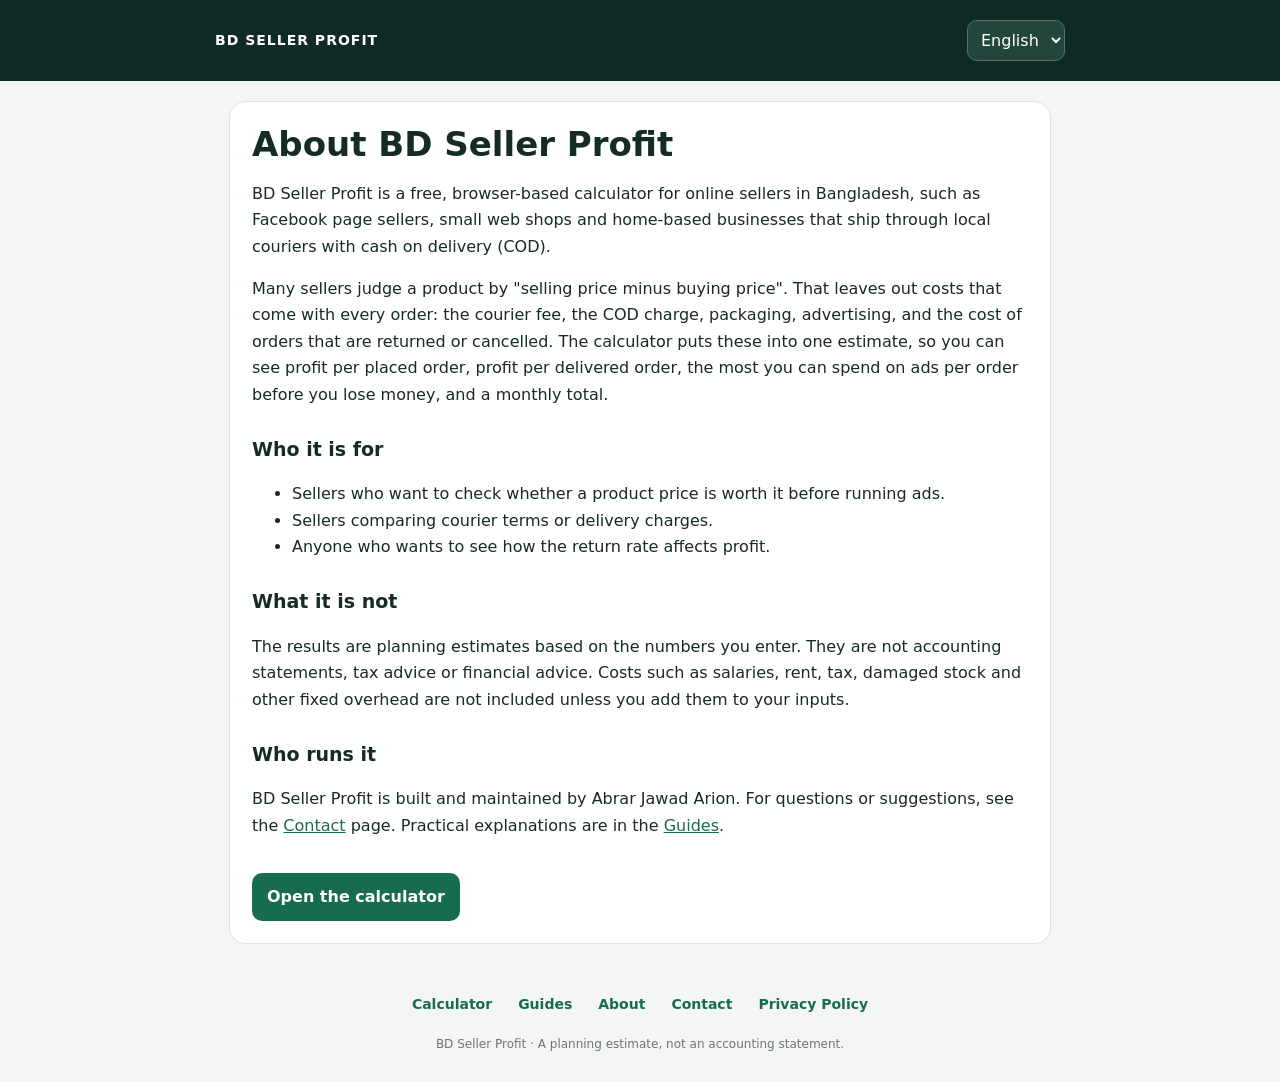
<file: about.html>
<!DOCTYPE html>
<html lang="en" data-title-en="About | BD Seller Profit" data-title-bn="আমাদের সম্পর্কে | BD Seller Profit" data-desc-en="About BD Seller Profit, a free profit calculator for online sellers in Bangladesh." data-desc-bn="BD Seller Profit সম্পর্কে — বাংলাদেশের অনলাইন বিক্রেতাদের জন্য বিনামূল্যের প্রফিট ক্যালকুলেটর।">
<head>
<meta charset="UTF-8">
<meta name="viewport" content="width=device-width, initial-scale=1">
<meta name="theme-color" content="#102b25">
<title>About | BD Seller Profit</title>
<meta name="description" content="About BD Seller Profit, a free profit calculator for online sellers in Bangladesh.">
<link rel="canonical" href="https://bdsellerprofit.xyz/about.html">
<link rel="stylesheet" href="assets/site.css">
<script async src="https://pagead2.googlesyndication.com/pagead/js/adsbygoogle.js?client=ca-pub-7568750393923525"
     crossorigin="anonymous"></script>
</head>
<body>
<header><div class="wrap top">
  <a class="brand" href="">BD SELLER PROFIT</a>
  <select id="language" aria-label="Language"><option value="en">English</option><option value="bn">বাংলা</option></select>
</div></header>
<main class="wrap"><article>
<div data-lang="en">
<h1>About BD Seller Profit</h1>
<p>BD Seller Profit is a free, browser-based calculator for online sellers in Bangladesh, such as Facebook page sellers, small web shops and home-based businesses that ship through local couriers with cash on delivery (COD).</p>
<p>Many sellers judge a product by "selling price minus buying price". That leaves out costs that come with every order: the courier fee, the COD charge, packaging, advertising, and the cost of orders that are returned or cancelled. The calculator puts these into one estimate, so you can see profit per placed order, profit per delivered order, the most you can spend on ads per order before you lose money, and a monthly total.</p>
<h2>Who it is for</h2>
<ul><li>Sellers who want to check whether a product price is worth it before running ads.</li>
<li>Sellers comparing courier terms or delivery charges.</li><li>Anyone who wants to see how the return rate affects profit.</li></ul>
<h2>What it is not</h2>
<p>The results are planning estimates based on the numbers you enter. They are not accounting statements, tax advice or financial advice. Costs such as salaries, rent, tax, damaged stock and other fixed overhead are not included unless you add them to your inputs.</p>
<h2>Who runs it</h2>
<p>BD Seller Profit is built and maintained by Abrar Jawad Arion. For questions or suggestions, see the <a href="contact.html">Contact</a> page. Practical explanations are in the <a href="guides/">Guides</a>.</p>
</div>
<div data-lang="bn" lang="bn">
<h1>BD Seller Profit সম্পর্কে</h1>
<p>BD Seller Profit বাংলাদেশের অনলাইন বিক্রেতাদের জন্য একটি বিনামূল্যের, ব্রাউজারভিত্তিক ক্যালকুলেটর। এটি তাঁদের জন্য, যেমন ফেসবুক পেজের বিক্রেতা, ছোট ওয়েব শপ ও ঘরে বসে ব্যবসা করা উদ্যোক্তা, যাঁরা স্থানীয় কুরিয়ারে ক্যাশ অন ডেলিভারি (COD)-তে পণ্য পাঠান।</p>
<p>অনেকে শুধু "বিক্রয়মূল্য বিয়োগ ক্রয়মূল্য" দেখে লাভ হিসাব করেন। এতে প্রতিটি অর্ডারের সঙ্গে আসা কুরিয়ার খরচ, COD চার্জ, প্যাকেজিং, বিজ্ঞাপন এবং রিটার্ন বা বাতিল হওয়া অর্ডারের খরচ বাদ পড়ে যায়। এই ক্যালকুলেটর সব খরচ এক জায়গায় হিসাব করে প্রতি প্লেসড অর্ডারে লাভ, প্রতি ডেলিভারিতে লাভ, লোকসান ছাড়া প্রতি অর্ডারে সর্বোচ্চ বিজ্ঞাপন খরচ এবং মাসিক মোট লাভ দেখায়।</p>
<h2>কাদের জন্য</h2>
<ul><li>যাঁরা বিজ্ঞাপন চালানোর আগে যাচাই করতে চান পণ্যের দাম ঠিক আছে কি না।</li>
<li>যাঁরা কুরিয়ারের শর্ত বা ডেলিভারি চার্জ তুলনা করছেন।</li><li>যাঁরা দেখতে চান রিটার্নের হার লাভে কতটা প্রভাব ফেলে।</li></ul>
<h2>এটি কী নয়</h2>
<p>ফলাফলগুলো আপনার দেওয়া সংখ্যার ওপর ভিত্তি করে পরিকল্পনার আনুমানিক হিসাব। এটি হিসাবরক্ষণ বিবরণী, কর পরামর্শ বা আর্থিক পরামর্শ নয়। ইনপুটে যোগ না করলে বেতন, ভাড়া, কর, নষ্ট পণ্য ও অন্যান্য স্থায়ী খরচ ধরা হয় না।</p>
<h2>কে চালান</h2>
<p>BD Seller Profit তৈরি ও পরিচালনা করেন আবরার জাওয়াদ অরিয়ন (Abrar Jawad Arion)। প্রশ্ন বা পরামর্শের জন্য <a href="contact.html">যোগাযোগ</a> পেজ দেখুন। ব্যবহারিক ব্যাখ্যা পাবেন <a href="guides/">গাইড</a> অংশে।</p>
</div>
<a class="cta" href="" data-i="open">Open the calculator</a>
</article></main>
<footer class="site-footer"><nav aria-label="Footer">
  <a href="" data-i="home">Calculator</a><a href="guides/" data-i="guides">Guides</a><a href="about.html" data-i="about">About</a><a href="contact.html" data-i="contact">Contact</a><a href="privacy.html" data-i="privacy">Privacy Policy</a>
</nav>BD Seller Profit · <span data-i="footer">A planning estimate, not an accounting statement.</span></footer>
<script src="assets/site.js"></script>
</body>
</html>
</file>
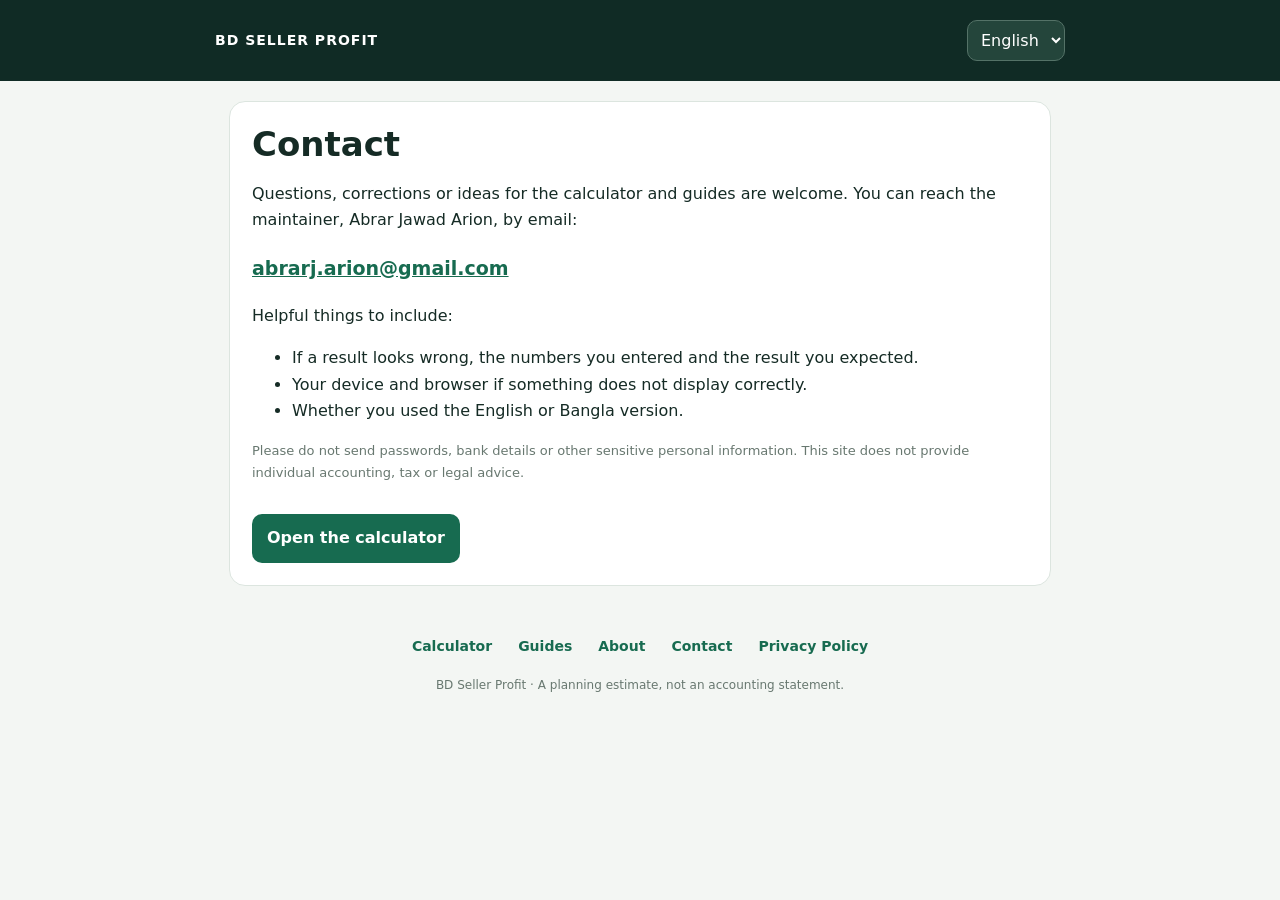
<file: contact.html>
<!DOCTYPE html>
<html lang="en" data-title-en="Contact | BD Seller Profit" data-title-bn="যোগাযোগ | BD Seller Profit" data-desc-en="Contact the maintainer of BD Seller Profit with questions, corrections or suggestions." data-desc-bn="BD Seller Profit-এর পরিচালকের সঙ্গে প্রশ্ন, সংশোধন বা পরামর্শের জন্য যোগাযোগ করুন।">
<head>
<meta charset="UTF-8">
<meta name="viewport" content="width=device-width, initial-scale=1">
<meta name="theme-color" content="#102b25">
<title>Contact | BD Seller Profit</title>
<meta name="description" content="Contact the maintainer of BD Seller Profit with questions, corrections or suggestions.">
<link rel="canonical" href="https://bdsellerprofit.xyz/contact.html">
<link rel="stylesheet" href="assets/site.css">
<script async src="https://pagead2.googlesyndication.com/pagead/js/adsbygoogle.js?client=ca-pub-7568750393923525"
     crossorigin="anonymous"></script>
</head>
<body>
<header><div class="wrap top">
  <a class="brand" href="">BD SELLER PROFIT</a>
  <select id="language" aria-label="Language"><option value="en">English</option><option value="bn">বাংলা</option></select>
</div></header>
<main class="wrap"><article>
<div data-lang="en">
<h1>Contact</h1>
<p>Questions, corrections or ideas for the calculator and guides are welcome. You can reach the maintainer, Abrar Jawad Arion, by email:</p>
<p class="contact"><a href="mailto:abrarj.arion@gmail.com">abrarj.arion@gmail.com</a></p>
<p>Helpful things to include:</p>
<ul><li>If a result looks wrong, the numbers you entered and the result you expected.</li>
<li>Your device and browser if something does not display correctly.</li>
<li>Whether you used the English or Bangla version.</li></ul>
<p class="note">Please do not send passwords, bank details or other sensitive personal information. This site does not provide individual accounting, tax or legal advice.</p>
</div>
<div data-lang="bn" lang="bn">
<h1>যোগাযোগ</h1>
<p>ক্যালকুলেটর বা গাইড নিয়ে প্রশ্ন, সংশোধন বা নতুন ধারণা জানাতে পারেন। পরিচালক আবরার জাওয়াদ অরিয়নকে ইমেইল করুন:</p>
<p class="contact"><a href="mailto:abrarj.arion@gmail.com">abrarj.arion@gmail.com</a></p>
<p>যা লিখলে সুবিধা হয়:</p>
<ul><li>কোনো ফলাফল ভুল মনে হলে, আপনার দেওয়া সংখ্যা এবং প্রত্যাশিত ফলাফল।</li>
<li>কিছু ঠিকমতো না দেখালে, আপনার ডিভাইস ও ব্রাউজার।</li>
<li>ইংরেজি না বাংলা সংস্করণ ব্যবহার করেছেন।</li></ul>
<p class="note">পাসওয়ার্ড, ব্যাংকের তথ্য বা অন্য সংবেদনশীল ব্যক্তিগত তথ্য পাঠাবেন না। এই সাইট ব্যক্তিগত হিসাবরক্ষণ, কর বা আইনি পরামর্শ দেয় না।</p>
</div>
<a class="cta" href="" data-i="open">Open the calculator</a>
</article></main>
<footer class="site-footer"><nav aria-label="Footer">
  <a href="" data-i="home">Calculator</a><a href="guides/" data-i="guides">Guides</a><a href="about.html" data-i="about">About</a><a href="contact.html" data-i="contact">Contact</a><a href="privacy.html" data-i="privacy">Privacy Policy</a>
</nav>BD Seller Profit · <span data-i="footer">A planning estimate, not an accounting statement.</span></footer>
<script src="assets/site.js"></script>
</body>
</html>
</file>
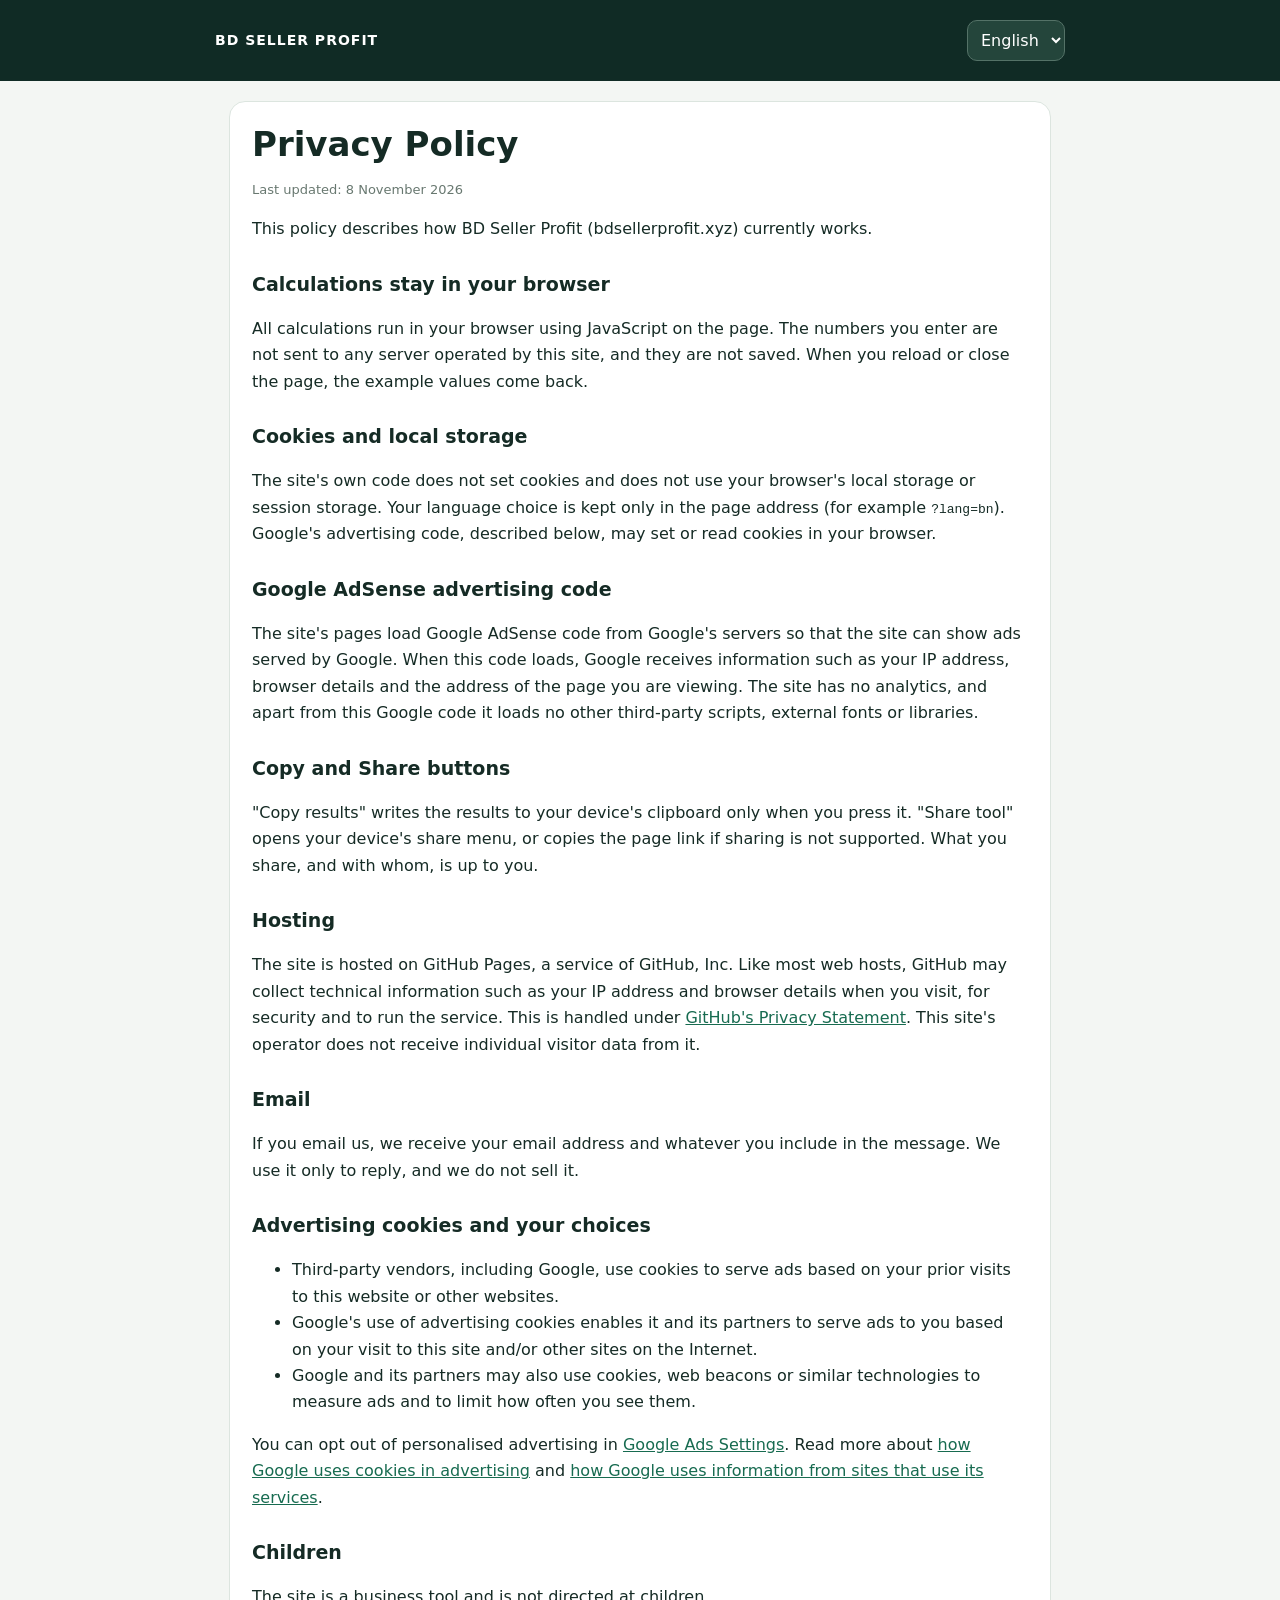
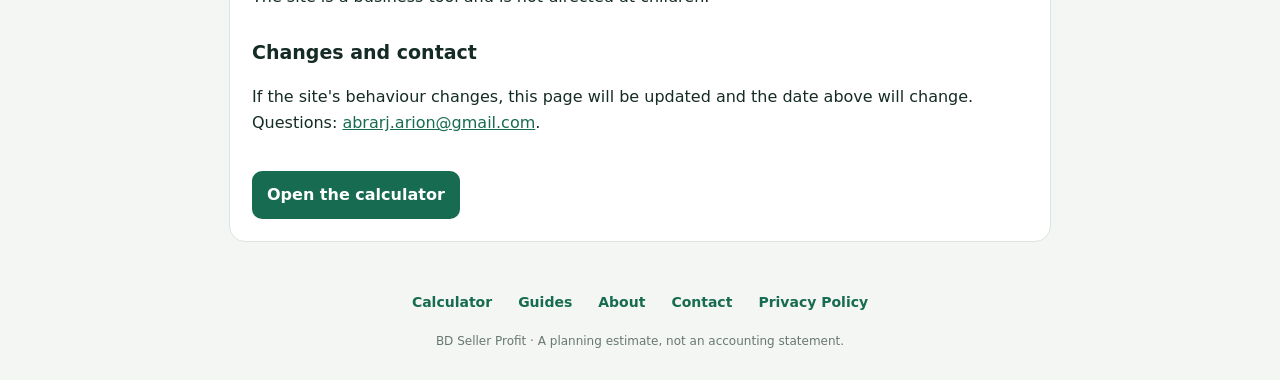
<file: privacy.html>
<!DOCTYPE html>
<html lang="en" data-title-en="Privacy Policy | BD Seller Profit" data-title-bn="গোপনীয়তা নীতি | BD Seller Profit" data-desc-en="How BD Seller Profit handles data: calculations run in your browser, and Google AdSense code on the site may use advertising cookies." data-desc-bn="BD Seller Profit কীভাবে তথ্য ব্যবহার করে: হিসাব আপনার ব্রাউজারেই হয়, আর সাইটের Google AdSense কোড বিজ্ঞাপনের কুকি ব্যবহার করতে পারে।">
<head>
<meta charset="UTF-8">
<meta name="viewport" content="width=device-width, initial-scale=1">
<meta name="theme-color" content="#102b25">
<title>Privacy Policy | BD Seller Profit</title>
<meta name="description" content="How BD Seller Profit handles data: calculations run in your browser, and Google AdSense code on the site may use advertising cookies.">
<link rel="canonical" href="https://bdsellerprofit.xyz/privacy.html">
<link rel="stylesheet" href="assets/site.css">
<script async src="https://pagead2.googlesyndication.com/pagead/js/adsbygoogle.js?client=ca-pub-7568750393923525"
     crossorigin="anonymous"></script>
</head>
<body>
<header><div class="wrap top">
  <a class="brand" href="">BD SELLER PROFIT</a>
  <select id="language" aria-label="Language"><option value="en">English</option><option value="bn">বাংলা</option></select>
</div></header>
<main class="wrap"><article>
<div data-lang="en">
<h1>Privacy Policy</h1>
<p class="note">Last updated: 8 November 2026</p>
<p>This policy describes how BD Seller Profit (bdsellerprofit.xyz) currently works.</p>
<h2>Calculations stay in your browser</h2>
<p>All calculations run in your browser using JavaScript on the page. The numbers you enter are not sent to any server operated by this site, and they are not saved. When you reload or close the page, the example values come back.</p>
<h2>Cookies and local storage</h2>
<p>The site's own code does not set cookies and does not use your browser's local storage or session storage. Your language choice is kept only in the page address (for example <code>?lang=bn</code>). Google's advertising code, described below, may set or read cookies in your browser.</p>
<h2>Google AdSense advertising code</h2>
<p>The site's pages load Google AdSense code from Google's servers so that the site can show ads served by Google. When this code loads, Google receives information such as your IP address, browser details and the address of the page you are viewing. The site has no analytics, and apart from this Google code it loads no other third-party scripts, external fonts or libraries.</p>
<h2>Copy and Share buttons</h2>
<p>"Copy results" writes the results to your device's clipboard only when you press it. "Share tool" opens your device's share menu, or copies the page link if sharing is not supported. What you share, and with whom, is up to you.</p>
<h2>Hosting</h2>
<p>The site is hosted on GitHub Pages, a service of GitHub, Inc. Like most web hosts, GitHub may collect technical information such as your IP address and browser details when you visit, for security and to run the service. This is handled under <a href="https://docs.github.com/en/site-policy/privacy-policies/github-general-privacy-statement" rel="noopener">GitHub's Privacy Statement</a>. This site's operator does not receive individual visitor data from it.</p>
<h2>Email</h2>
<p>If you email us, we receive your email address and whatever you include in the message. We use it only to reply, and we do not sell it.</p>
<h2>Advertising cookies and your choices</h2>
<ul>
<li>Third-party vendors, including Google, use cookies to serve ads based on your prior visits to this website or other websites.</li>
<li>Google's use of advertising cookies enables it and its partners to serve ads to you based on your visit to this site and/or other sites on the Internet.</li>
<li>Google and its partners may also use cookies, web beacons or similar technologies to measure ads and to limit how often you see them.</li>
</ul>
<p>You can opt out of personalised advertising in <a href="https://adssettings.google.com/" rel="noopener">Google Ads Settings</a>. Read more about <a href="https://policies.google.com/technologies/ads" rel="noopener">how Google uses cookies in advertising</a> and <a href="https://policies.google.com/technologies/partner-sites" rel="noopener">how Google uses information from sites that use its services</a>.</p>
<h2>Children</h2>
<p>The site is a business tool and is not directed at children.</p>
<h2>Changes and contact</h2>
<p>If the site's behaviour changes, this page will be updated and the date above will change. Questions: <a href="mailto:abrarj.arion@gmail.com">abrarj.arion@gmail.com</a>.</p>
</div>
<div data-lang="bn" lang="bn">
<h1>গোপনীয়তা নীতি</h1>
<p class="note">সর্বশেষ হালনাগাদ: ৮ নভেম্বর ২০২৬</p>
<p>এই নীতিতে BD Seller Profit (bdsellerprofit.xyz) বর্তমানে কীভাবে কাজ করে তা বলা আছে।</p>
<h2>হিসাব আপনার ব্রাউজারেই হয়</h2>
<p>সব হিসাব পেজের JavaScript দিয়ে আপনার ব্রাউজারেই হয়। আপনার দেওয়া সংখ্যা এই সাইটের কোনো সার্ভারে পাঠানো হয় না এবং সংরক্ষণও করা হয় না। পেজ রিলোড বা বন্ধ করলে আবার উদাহরণের মান দেখা যায়।</p>
<h2>কুকি ও লোকাল স্টোরেজ</h2>
<p>সাইটের নিজস্ব কোড কোনো কুকি সেট করে না এবং ব্রাউজারের লোকাল স্টোরেজ বা সেশন স্টোরেজ ব্যবহার করে না। ভাষা বাছাই শুধু পেজের ঠিকানায় থাকে (যেমন <code>?lang=bn</code>)। তবে নিচে বলা Google-এর বিজ্ঞাপন কোড আপনার ব্রাউজারে কুকি সেট করতে বা পড়তে পারে।</p>
<h2>Google AdSense বিজ্ঞাপন কোড</h2>
<p>সাইটে Google-এর দেখানো বিজ্ঞাপন দেখানোর জন্য পেজগুলো Google-এর সার্ভার থেকে Google AdSense কোড লোড করে। এই কোড লোড হলে Google আপনার IP ঠিকানা, ব্রাউজারের তথ্য ও আপনি যে পেজ দেখছেন তার ঠিকানার মতো তথ্য পায়। সাইটে কোনো অ্যানালিটিক্স নেই, আর এই Google কোড ছাড়া অন্য কোনো তৃতীয় পক্ষের স্ক্রিপ্ট, বাইরের ফন্ট বা লাইব্রেরি লোড হয় না।</p>
<h2>কপি ও শেয়ার বাটন</h2>
<p>"হিসাব কপি করুন" চাপলে তখনই কেবল ফলাফল আপনার ডিভাইসের ক্লিপবোর্ডে যায়। "টুল শেয়ার করুন" আপনার ডিভাইসের শেয়ার মেনু খোলে, আর শেয়ার সাপোর্ট না থাকলে পেজের লিংক কপি করে। কী এবং কার সঙ্গে শেয়ার করবেন, তা আপনার সিদ্ধান্ত।</p>
<h2>হোস্টিং</h2>
<p>সাইটটি GitHub, Inc.-এর সেবা GitHub Pages-এ হোস্ট করা। বেশিরভাগ ওয়েব হোস্টের মতো, নিরাপত্তা ও সেবা চালানোর জন্য GitHub আপনার IP ঠিকানা ও ব্রাউজারের তথ্যের মতো প্রযুক্তিগত তথ্য সংগ্রহ করতে পারে। এটি <a href="https://docs.github.com/en/site-policy/privacy-policies/github-general-privacy-statement" rel="noopener">GitHub-এর প্রাইভেসি স্টেটমেন্ট</a> অনুযায়ী পরিচালিত হয়। এই সাইটের পরিচালক সেখান থেকে আলাদা আলাদা ভিজিটরের তথ্য পান না।</p>
<h2>ইমেইল</h2>
<p>আপনি ইমেইল করলে আমরা আপনার ইমেইল ঠিকানা ও বার্তায় যা লিখবেন তা পাই। এটি শুধু উত্তর দিতে ব্যবহার করা হয়, বিক্রি করা হয় না।</p>
<h2>বিজ্ঞাপনের কুকি ও আপনার পছন্দ</h2>
<ul>
<li>Google-সহ তৃতীয় পক্ষের বিক্রেতারা এই বা অন্য ওয়েবসাইটে আপনার আগের ভিজিটের ভিত্তিতে বিজ্ঞাপন দেখাতে কুকি ব্যবহার করে।</li>
<li>Google বিজ্ঞাপনের কুকি ব্যবহার করে বলে Google ও তার অংশীদাররা এই সাইট এবং/অথবা ইন্টারনেটের অন্য সাইটে আপনার ভিজিটের ভিত্তিতে আপনাকে বিজ্ঞাপন দেখাতে পারে।</li>
<li>Google ও তার অংশীদাররা বিজ্ঞাপন পরিমাপ করতে এবং একই বিজ্ঞাপন কতবার দেখবেন তা সীমিত রাখতে কুকি, ওয়েব বিকন বা অনুরূপ প্রযুক্তিও ব্যবহার করতে পারে।</li>
</ul>
<p>ব্যক্তিগতকৃত বিজ্ঞাপন বন্ধ করতে পারেন <a href="https://adssettings.google.com/" rel="noopener">Google Ads Settings</a>-এ। আরও পড়ুন <a href="https://policies.google.com/technologies/ads" rel="noopener">Google বিজ্ঞাপনে কুকি কীভাবে ব্যবহার করে</a> এবং <a href="https://policies.google.com/technologies/partner-sites" rel="noopener">Google-এর সেবা ব্যবহারকারী সাইট থেকে পাওয়া তথ্য Google কীভাবে ব্যবহার করে</a>।</p>
<h2>শিশু</h2>
<p>সাইটটি একটি ব্যবসায়িক টুল, শিশুদের উদ্দেশ্যে তৈরি নয়।</p>
<h2>পরিবর্তন ও যোগাযোগ</h2>
<p>সাইটের কাজের ধরন বদলালে এই পেজ হালনাগাদ হবে এবং ওপরের তারিখ বদলাবে। প্রশ্ন: <a href="mailto:abrarj.arion@gmail.com">abrarj.arion@gmail.com</a>।</p>
</div>
<a class="cta" href="" data-i="open">Open the calculator</a>
</article></main>
<footer class="site-footer"><nav aria-label="Footer">
  <a href="" data-i="home">Calculator</a><a href="guides/" data-i="guides">Guides</a><a href="about.html" data-i="about">About</a><a href="contact.html" data-i="contact">Contact</a><a href="privacy.html" data-i="privacy">Privacy Policy</a>
</nav>BD Seller Profit · <span data-i="footer">A planning estimate, not an accounting statement.</span></footer>
<script src="assets/site.js"></script>
</body>
</html>
</file>
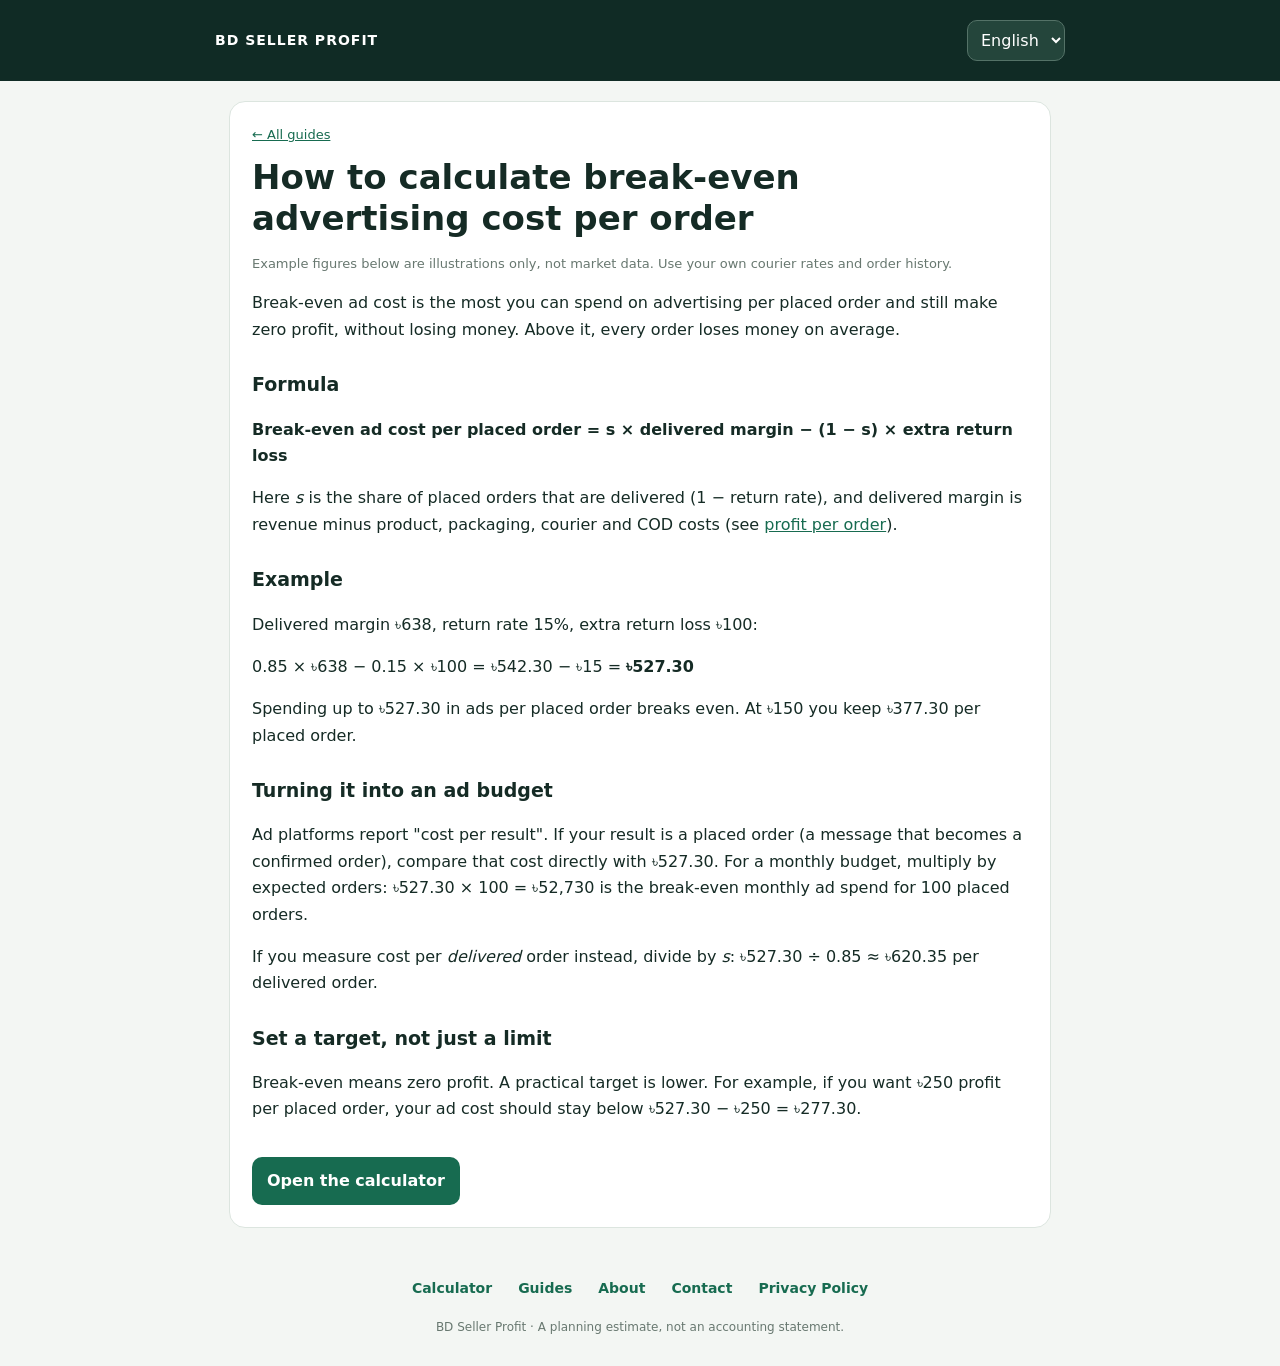
<file: guides/break-even-ad-cost.html>
<!DOCTYPE html>
<html lang="en" data-title-en="How to calculate break-even advertising cost per order | BD Seller Profit" data-title-bn="প্রতি অর্ডারে ব্রেক-ইভেন বিজ্ঞাপন খরচ কীভাবে হিসাব করবেন | BD Seller Profit" data-desc-en="Find the maximum ad spend per placed order before you lose money, with the formula and a BDT example." data-desc-bn="লোকসান ছাড়া প্রতি প্লেসড অর্ডারে সর্বোচ্চ বিজ্ঞাপন খরচ বের করার সূত্র ও টাকায় উদাহরণ।">
<head>
<meta charset="UTF-8">
<meta name="viewport" content="width=device-width, initial-scale=1">
<meta name="theme-color" content="#102b25">
<title>How to calculate break-even advertising cost per order | BD Seller Profit</title>
<meta name="description" content="Find the maximum ad spend per placed order before you lose money, with the formula and a BDT example.">
<link rel="canonical" href="https://bdsellerprofit.xyz/guides/break-even-ad-cost.html">
<link rel="stylesheet" href="../assets/site.css">
<script async src="https://pagead2.googlesyndication.com/pagead/js/adsbygoogle.js?client=ca-pub-7568750393923525"
     crossorigin="anonymous"></script>
</head>
<body>
<header><div class="wrap top">
  <a class="brand" href="../">BD SELLER PROFIT</a>
  <select id="language" aria-label="Language"><option value="en">English</option><option value="bn">বাংলা</option></select>
</div></header>
<main class="wrap"><article>
<div data-lang="en">
<p class="crumb"><a href="./" data-i="back">← All guides</a></p>
<h1>How to calculate break-even advertising cost per order</h1>
<p class="note">Example figures below are illustrations only, not market data. Use your own courier rates and order history.</p>
<p>Break-even ad cost is the most you can spend on advertising per placed order and still make zero profit, without losing money. Above it, every order loses money on average.</p>
<h2>Formula</h2>
<p><strong>Break-even ad cost per placed order = s × delivered margin − (1 − s) × extra return loss</strong></p>
<p>Here <em>s</em> is the share of placed orders that are delivered (1 − return rate), and delivered margin is revenue minus product, packaging, courier and COD costs (see <a href="profit-per-order.html">profit per order</a>).</p>
<h2>Example</h2>
<p>Delivered margin ৳638, return rate 15%, extra return loss ৳100:</p>
<p>0.85 × ৳638 − 0.15 × ৳100 = ৳542.30 − ৳15 = <strong>৳527.30</strong></p>
<p>Spending up to ৳527.30 in ads per placed order breaks even. At ৳150 you keep ৳377.30 per placed order.</p>
<h2>Turning it into an ad budget</h2>
<p>Ad platforms report "cost per result". If your result is a placed order (a message that becomes a confirmed order), compare that cost directly with ৳527.30. For a monthly budget, multiply by expected orders: ৳527.30 × 100 = ৳52,730 is the break-even monthly ad spend for 100 placed orders.</p>
<p>If you measure cost per <em>delivered</em> order instead, divide by <em>s</em>: ৳527.30 ÷ 0.85 ≈ ৳620.35 per delivered order.</p>
<h2>Set a target, not just a limit</h2>
<p>Break-even means zero profit. A practical target is lower. For example, if you want ৳250 profit per placed order, your ad cost should stay below ৳527.30 − ৳250 = ৳277.30.</p>
</div>
<div data-lang="bn" lang="bn">
<p class="crumb"><a href="./" data-i="back">← All guides</a></p>
<h1>প্রতি অর্ডারে ব্রেক-ইভেন বিজ্ঞাপন খরচ কীভাবে হিসাব করবেন</h1>
<p class="note">নিচের সংখ্যাগুলো কেবল উদাহরণ, বাজারের তথ্য নয়। নিজের কুরিয়ার রেট ও অর্ডারের তথ্য ব্যবহার করুন।</p>
<p>ব্রেক-ইভেন বিজ্ঞাপন খরচ হলো প্রতি প্লেসড অর্ডারে বিজ্ঞাপনে সর্বোচ্চ কত খরচ করলে লাভ শূন্য থাকে, লোকসান হয় না। এর বেশি খরচ করলে গড়ে প্রতিটি অর্ডারে লোকসান।</p>
<h2>সূত্র</h2>
<p><strong>প্রতি প্লেসড অর্ডারে ব্রেক-ইভেন বিজ্ঞাপন খরচ = s × ডেলিভারি মার্জিন − (১ − s) × অতিরিক্ত রিটার্ন ক্ষতি</strong></p>
<p>এখানে <em>s</em> হলো প্লেসড অর্ডারের যত অংশ ডেলিভারি হয় (১ − রিটার্নের হার), আর ডেলিভারি মার্জিন হলো আয় থেকে পণ্য, প্যাকেজিং, কুরিয়ার ও COD খরচ বাদ দিয়ে যা থাকে (<a href="profit-per-order.html">প্রতি অর্ডারে লাভ</a> দেখুন)।</p>
<h2>উদাহরণ</h2>
<p>ডেলিভারি মার্জিন ৳৬৩৮, রিটার্নের হার ১৫%, অতিরিক্ত রিটার্ন ক্ষতি ৳১০০:</p>
<p>০.৮৫ × ৳৬৩৮ − ০.১৫ × ৳১০০ = ৳৫৪২.৩০ − ৳১৫ = <strong>৳৫২৭.৩০</strong></p>
<p>প্রতি প্লেসড অর্ডারে ৳৫২৭.৩০ পর্যন্ত বিজ্ঞাপন খরচে লাভ-ক্ষতি সমান। ৳১৫০ খরচ করলে প্রতি প্লেসড অর্ডারে থাকে ৳৩৭৭.৩০।</p>
<h2>বিজ্ঞাপন বাজেটে রূপান্তর</h2>
<p>বিজ্ঞাপন প্ল্যাটফর্ম "প্রতি ফলাফলে খরচ" দেখায়। আপনার ফলাফল যদি প্লেসড অর্ডার হয় (যে মেসেজ কনফার্মড অর্ডারে পরিণত হয়), সেই খরচ সরাসরি ৳৫২৭.৩০-এর সঙ্গে তুলনা করুন। মাসিক বাজেটের জন্য প্রত্যাশিত অর্ডার দিয়ে গুণ করুন: ৳৫২৭.৩০ × ১০০ = ৳৫২,৭৩০ হলো ১০০ প্লেসড অর্ডারে মাসিক ব্রেক-ইভেন বিজ্ঞাপন খরচ।</p>
<p>যদি <em>ডেলিভারি হওয়া</em> অর্ডার প্রতি খরচ মাপেন, তাহলে <em>s</em> দিয়ে ভাগ করুন: ৳৫২৭.৩০ ÷ ০.৮৫ ≈ ৳৬২০.৩৫ প্রতি ডেলিভারি।</p>
<h2>সীমা নয়, লক্ষ্য ঠিক করুন</h2>
<p>ব্রেক-ইভেন মানে লাভ শূন্য। ব্যবহারিক লক্ষ্য এর চেয়ে কম রাখুন। যেমন প্রতি প্লেসড অর্ডারে ৳২৫০ লাভ চাইলে বিজ্ঞাপন খরচ ৳৫২৭.৩০ − ৳২৫০ = ৳২৭৭.৩০-এর নিচে রাখতে হবে।</p>
</div>
<a class="cta" href="../" data-i="open">Open the calculator</a>
</article></main>
<footer class="site-footer"><nav aria-label="Footer">
  <a href="../" data-i="home">Calculator</a><a href="../guides/" data-i="guides">Guides</a><a href="../about.html" data-i="about">About</a><a href="../contact.html" data-i="contact">Contact</a><a href="../privacy.html" data-i="privacy">Privacy Policy</a>
</nav>BD Seller Profit · <span data-i="footer">A planning estimate, not an accounting statement.</span></footer>
<script src="../assets/site.js"></script>
</body>
</html>
</file>
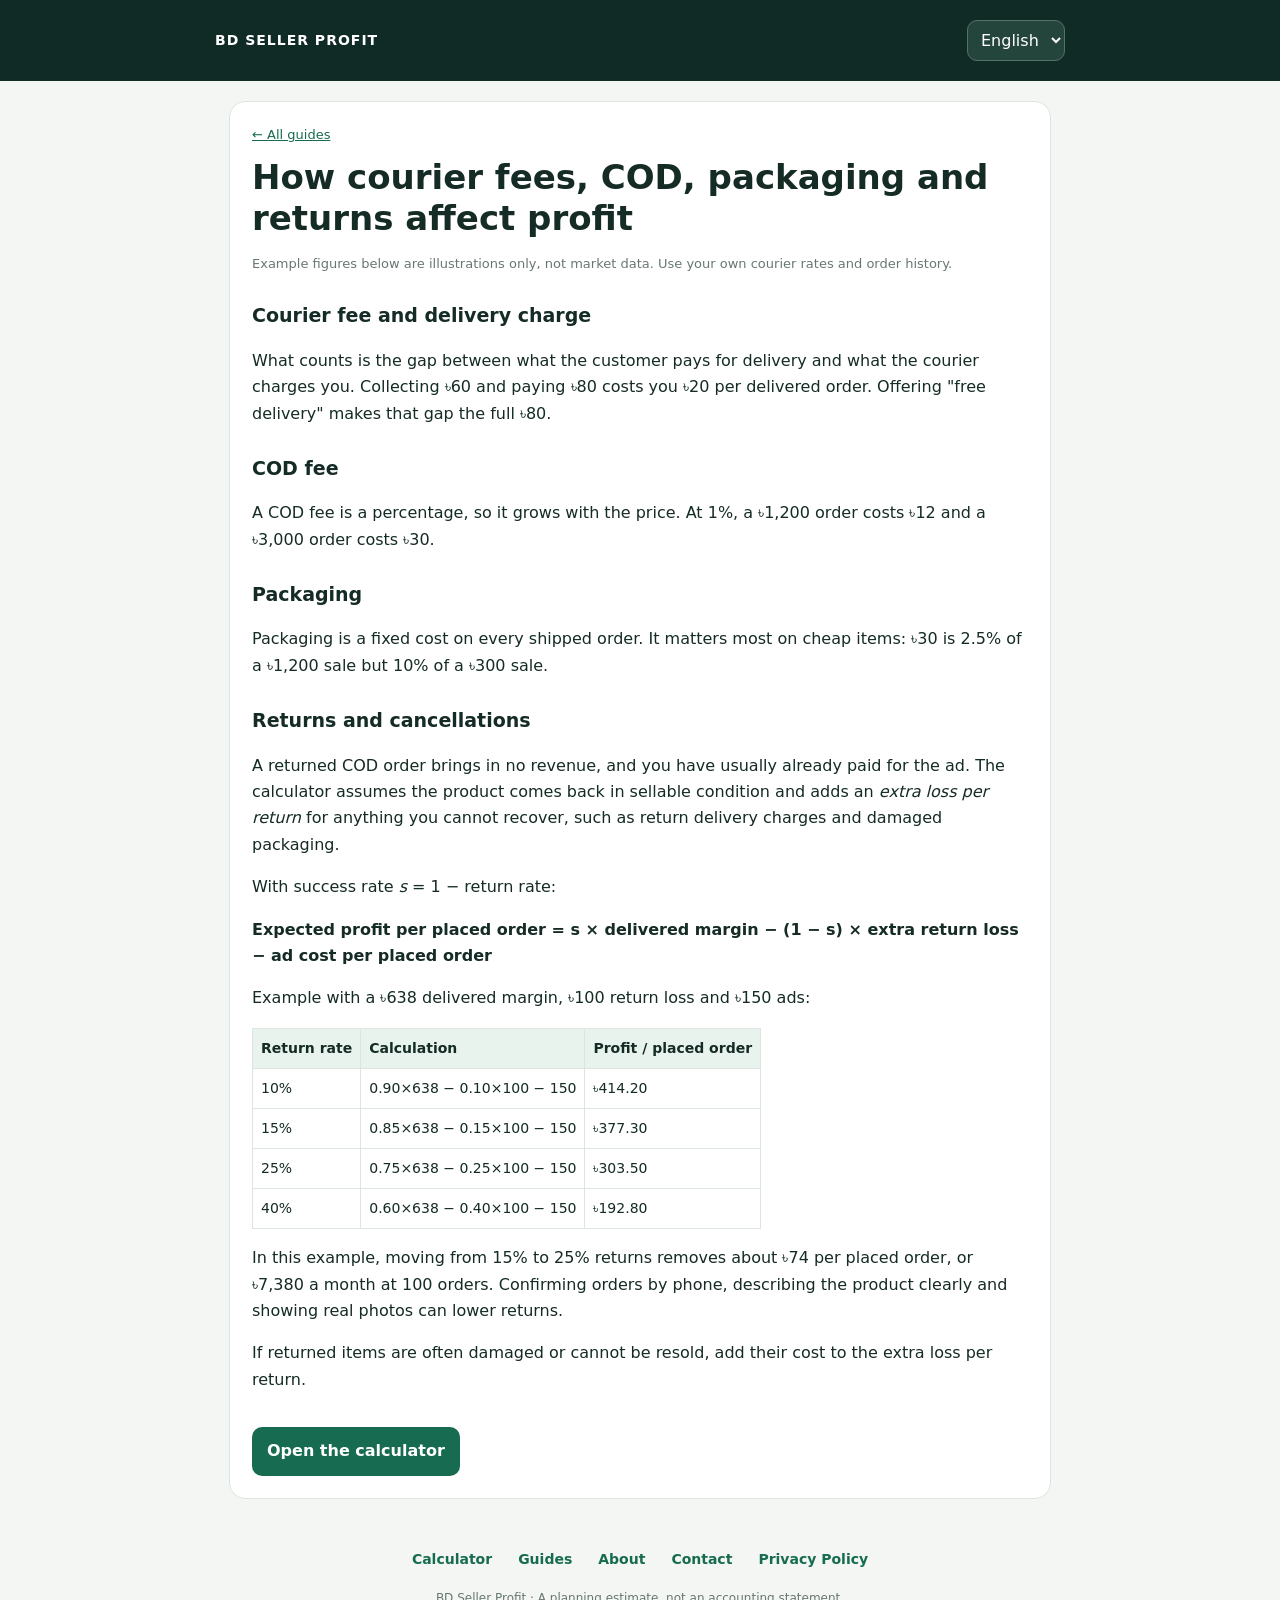
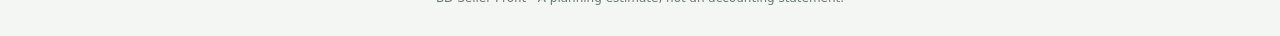
<file: guides/courier-cod-packaging-returns.html>
<!DOCTYPE html>
<html lang="en" data-title-en="How courier fees, COD, packaging and returns affect profit | BD Seller Profit" data-title-bn="কুরিয়ার, COD, প্যাকেজিং ও রিটার্ন লাভে কী প্রভাব ফেলে | BD Seller Profit" data-desc-en="How courier delivery fees, COD charges, packaging and return rates change expected profit per order, with BDT examples." data-desc-bn="কুরিয়ার খরচ, COD চার্জ, প্যাকেজিং ও রিটার্নের হার কীভাবে প্রতি অর্ডারের প্রত্যাশিত লাভ বদলায়, টাকায় উদাহরণসহ।">
<head>
<meta charset="UTF-8">
<meta name="viewport" content="width=device-width, initial-scale=1">
<meta name="theme-color" content="#102b25">
<title>How courier fees, COD, packaging and returns affect profit | BD Seller Profit</title>
<meta name="description" content="How courier delivery fees, COD charges, packaging and return rates change expected profit per order, with BDT examples.">
<link rel="canonical" href="https://bdsellerprofit.xyz/guides/courier-cod-packaging-returns.html">
<link rel="stylesheet" href="../assets/site.css">
<script async src="https://pagead2.googlesyndication.com/pagead/js/adsbygoogle.js?client=ca-pub-7568750393923525"
     crossorigin="anonymous"></script>
</head>
<body>
<header><div class="wrap top">
  <a class="brand" href="../">BD SELLER PROFIT</a>
  <select id="language" aria-label="Language"><option value="en">English</option><option value="bn">বাংলা</option></select>
</div></header>
<main class="wrap"><article>
<div data-lang="en">
<p class="crumb"><a href="./" data-i="back">← All guides</a></p>
<h1>How courier fees, COD, packaging and returns affect profit</h1>
<p class="note">Example figures below are illustrations only, not market data. Use your own courier rates and order history.</p>
<h2>Courier fee and delivery charge</h2>
<p>What counts is the gap between what the customer pays for delivery and what the courier charges you. Collecting ৳60 and paying ৳80 costs you ৳20 per delivered order. Offering "free delivery" makes that gap the full ৳80.</p>
<h2>COD fee</h2>
<p>A COD fee is a percentage, so it grows with the price. At 1%, a ৳1,200 order costs ৳12 and a ৳3,000 order costs ৳30.</p>
<h2>Packaging</h2>
<p>Packaging is a fixed cost on every shipped order. It matters most on cheap items: ৳30 is 2.5% of a ৳1,200 sale but 10% of a ৳300 sale.</p>
<h2>Returns and cancellations</h2>
<p>A returned COD order brings in no revenue, and you have usually already paid for the ad. The calculator assumes the product comes back in sellable condition and adds an <em>extra loss per return</em> for anything you cannot recover, such as return delivery charges and damaged packaging.</p>
<p>With success rate <em>s</em> = 1 − return rate:</p>
<p><strong>Expected profit per placed order = s × delivered margin − (1 − s) × extra return loss − ad cost per placed order</strong></p>
<p>Example with a ৳638 delivered margin, ৳100 return loss and ৳150 ads:</p>
<table><tr><th>Return rate</th><th>Calculation</th><th>Profit / placed order</th></tr>
<tr><td>10%</td><td>0.90×638 − 0.10×100 − 150</td><td>৳414.20</td></tr>
<tr><td>15%</td><td>0.85×638 − 0.15×100 − 150</td><td>৳377.30</td></tr>
<tr><td>25%</td><td>0.75×638 − 0.25×100 − 150</td><td>৳303.50</td></tr>
<tr><td>40%</td><td>0.60×638 − 0.40×100 − 150</td><td>৳192.80</td></tr></table>
<p>In this example, moving from 15% to 25% returns removes about ৳74 per placed order, or ৳7,380 a month at 100 orders. Confirming orders by phone, describing the product clearly and showing real photos can lower returns.</p>
<p>If returned items are often damaged or cannot be resold, add their cost to the extra loss per return.</p>
</div>
<div data-lang="bn" lang="bn">
<p class="crumb"><a href="./" data-i="back">← All guides</a></p>
<h1>কুরিয়ার, COD, প্যাকেজিং ও রিটার্ন লাভে কী প্রভাব ফেলে</h1>
<p class="note">নিচের সংখ্যাগুলো কেবল উদাহরণ, বাজারের তথ্য নয়। নিজের কুরিয়ার রেট ও অর্ডারের তথ্য ব্যবহার করুন।</p>
<h2>কুরিয়ার খরচ ও ডেলিভারি চার্জ</h2>
<p>আসল বিষয় হলো ক্রেতা ডেলিভারির জন্য কত দেন আর কুরিয়ার আপনার কাছ থেকে কত নেয়, এই দুইয়ের পার্থক্য। ৳৬০ নিয়ে ৳৮০ দিলে প্রতি ডেলিভারিতে ৳২০ আপনার খরচ। "ফ্রি ডেলিভারি" দিলে এই পার্থক্য পুরো ৳৮০।</p>
<h2>COD ফি</h2>
<p>COD ফি শতাংশে হয়, তাই দামের সঙ্গে বাড়ে। ১% হারে ৳১,২০০-এর অর্ডারে ৳১২ আর ৳৩,০০০-এর অর্ডারে ৳৩০।</p>
<h2>প্যাকেজিং</h2>
<p>প্যাকেজিং প্রতিটি পাঠানো অর্ডারের নির্দিষ্ট খরচ। কম দামের পণ্যে এর প্রভাব বেশি: ৳৩০ হলো ৳১,২০০ বিক্রির ২.৫%, কিন্তু ৳৩০০ বিক্রির ১০%।</p>
<h2>রিটার্ন ও বাতিল</h2>
<p>রিটার্ন হওয়া COD অর্ডারে কোনো আয় নেই, অথচ বিজ্ঞাপনের টাকা সাধারণত খরচ হয়ে গেছে। ক্যালকুলেটর ধরে নেয় পণ্য বিক্রয়যোগ্য অবস্থায় ফেরত আসে, এবং ফেরত না-পাওয়া খরচ, যেমন রিটার্ন ডেলিভারি চার্জ ও নষ্ট প্যাকেজিং, <em>প্রতি রিটার্নে অতিরিক্ত ক্ষতি</em> হিসেবে যোগ করে।</p>
<p>সফলতার হার <em>s</em> = ১ − রিটার্নের হার ধরলে:</p>
<p><strong>প্রতি প্লেসড অর্ডারে প্রত্যাশিত লাভ = s × ডেলিভারি মার্জিন − (১ − s) × অতিরিক্ত রিটার্ন ক্ষতি − প্রতি প্লেসড অর্ডারে বিজ্ঞাপন খরচ</strong></p>
<p>উদাহরণ: ডেলিভারি মার্জিন ৳৬৩৮, রিটার্ন ক্ষতি ৳১০০, বিজ্ঞাপন ৳১৫০:</p>
<table><tr><th>রিটার্নের হার</th><th>হিসাব</th><th>লাভ / প্লেসড অর্ডার</th></tr>
<tr><td>১০%</td><td>০.৯০×৬৩৮ − ০.১০×১০০ − ১৫০</td><td>৳৪১৪.২০</td></tr>
<tr><td>১৫%</td><td>০.৮৫×৬৩৮ − ০.১৫×১০০ − ১৫০</td><td>৳৩৭৭.৩০</td></tr>
<tr><td>২৫%</td><td>০.৭৫×৬৩৮ − ০.২৫×১০০ − ১৫০</td><td>৳৩০৩.৫০</td></tr>
<tr><td>৪০%</td><td>০.৬০×৬৩৮ − ০.৪০×১০০ − ১৫০</td><td>৳১৯২.৮০</td></tr></table>
<p>এই উদাহরণে রিটার্ন ১৫% থেকে ২৫% হলে প্রতি প্লেসড অর্ডারে প্রায় ৳৭৪ কমে, অর্থাৎ ১০০ অর্ডারে মাসে ৳৭,৩৮০। ফোনে অর্ডার কনফার্ম করা, পণ্যের পরিষ্কার বিবরণ ও আসল ছবি দেওয়া রিটার্ন কমাতে পারে।</p>
<p>ফেরত পণ্য প্রায়ই নষ্ট হলে বা আর বিক্রি করা না গেলে, সেই খরচ অতিরিক্ত রিটার্ন ক্ষতিতে যোগ করুন।</p>
</div>
<a class="cta" href="../" data-i="open">Open the calculator</a>
</article></main>
<footer class="site-footer"><nav aria-label="Footer">
  <a href="../" data-i="home">Calculator</a><a href="../guides/" data-i="guides">Guides</a><a href="../about.html" data-i="about">About</a><a href="../contact.html" data-i="contact">Contact</a><a href="../privacy.html" data-i="privacy">Privacy Policy</a>
</nav>BD Seller Profit · <span data-i="footer">A planning estimate, not an accounting statement.</span></footer>
<script src="../assets/site.js"></script>
</body>
</html>
</file>
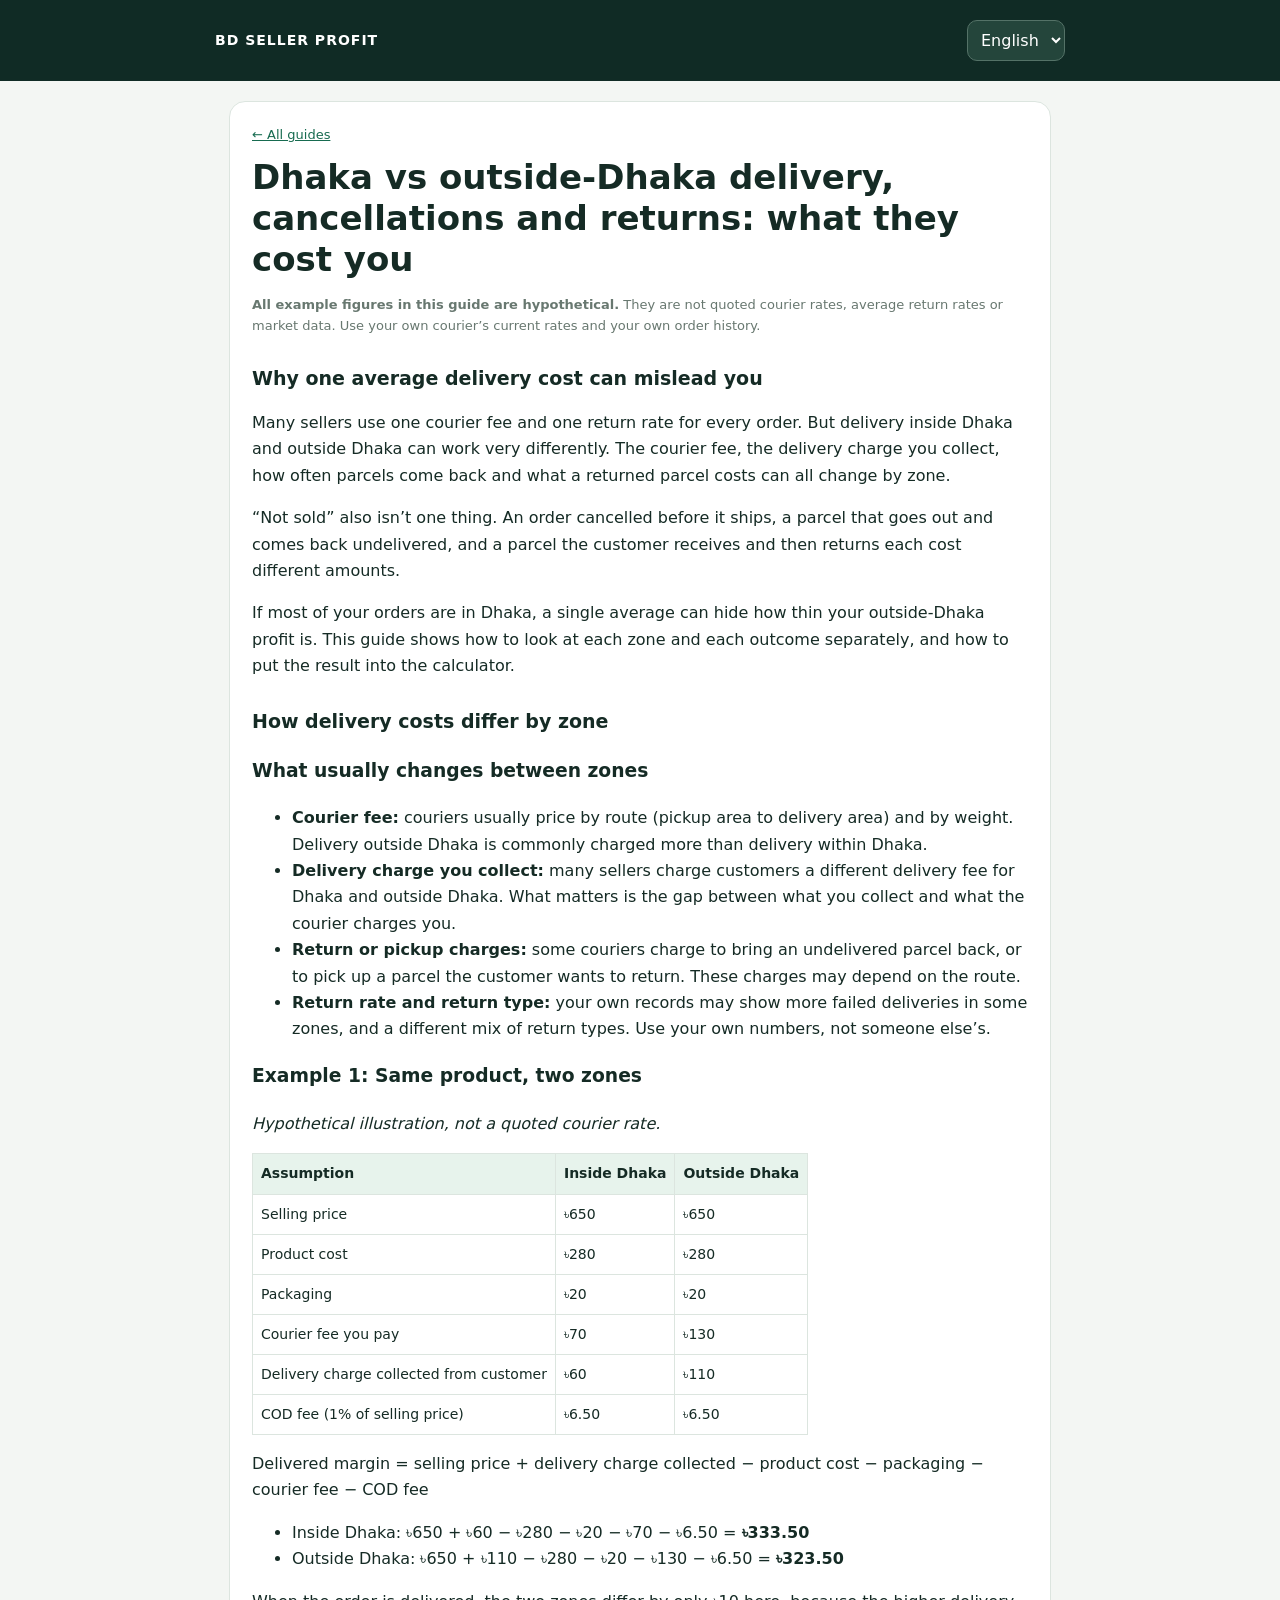
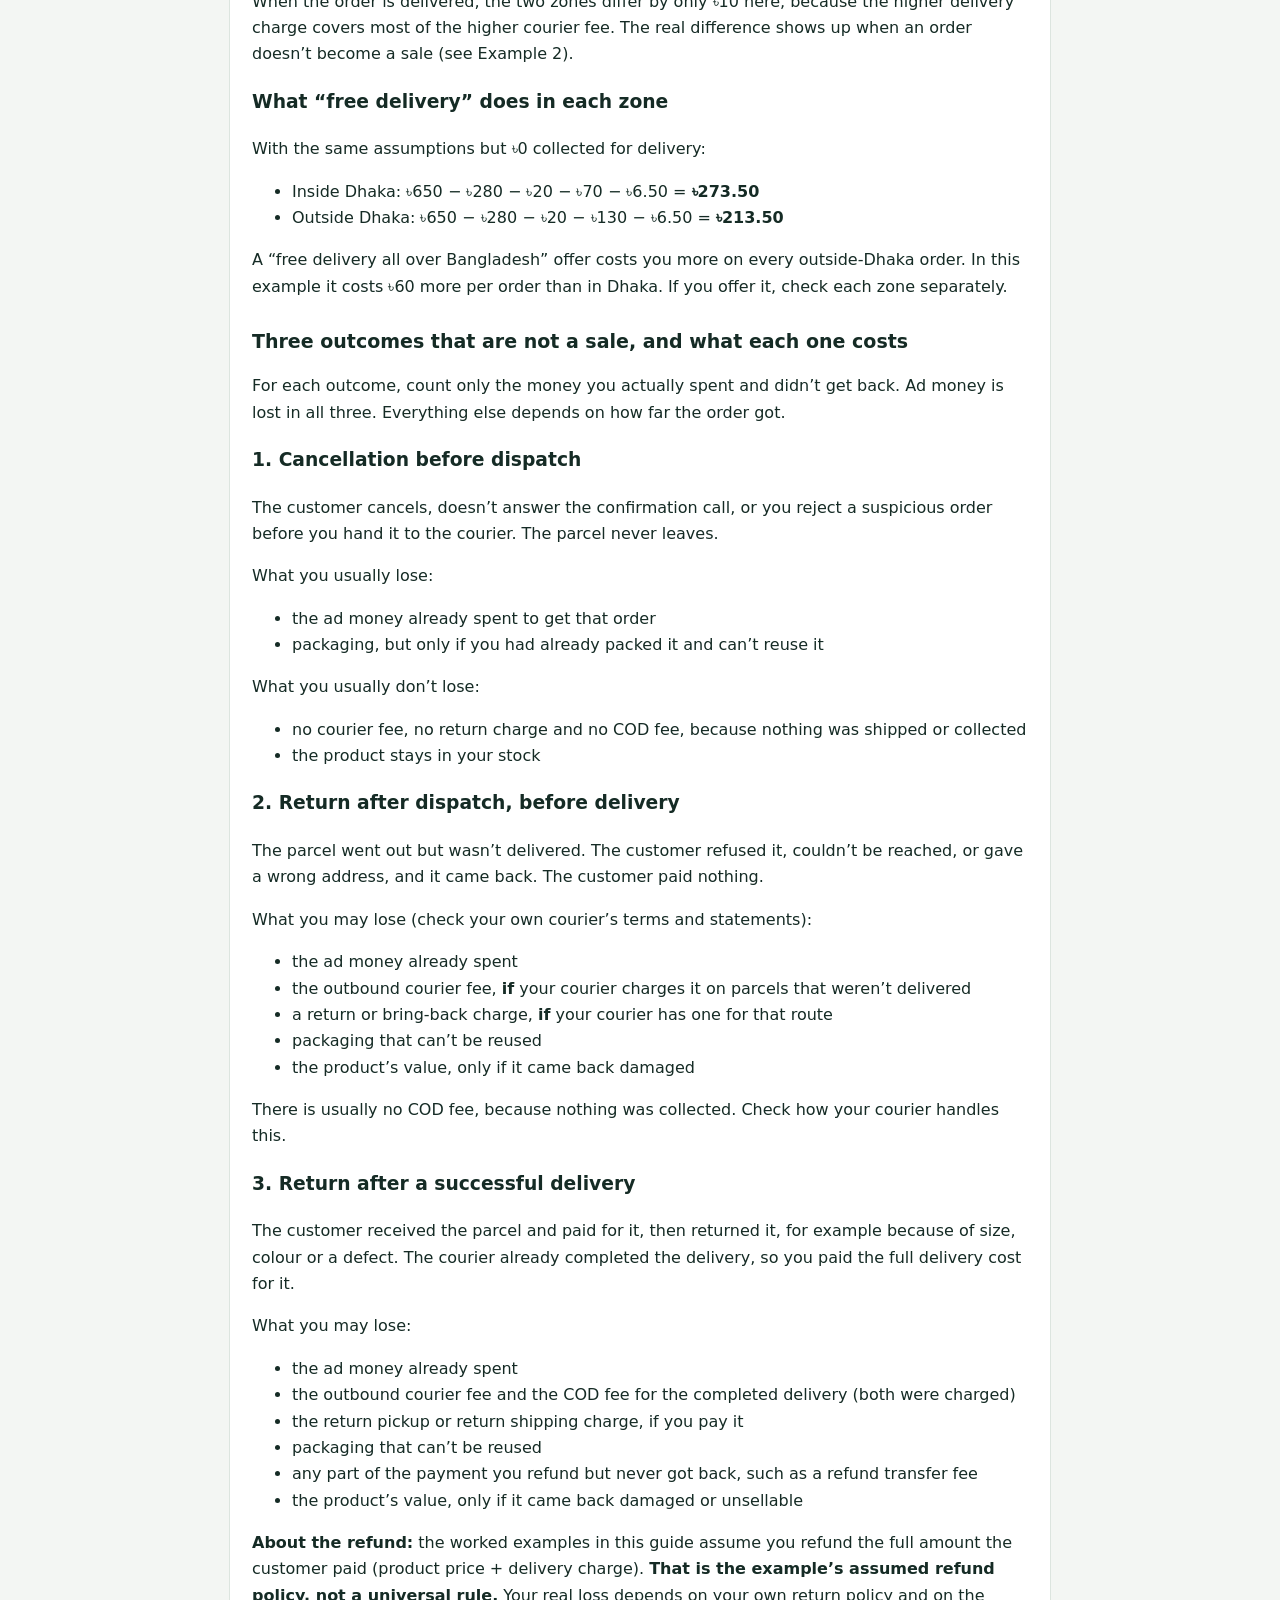
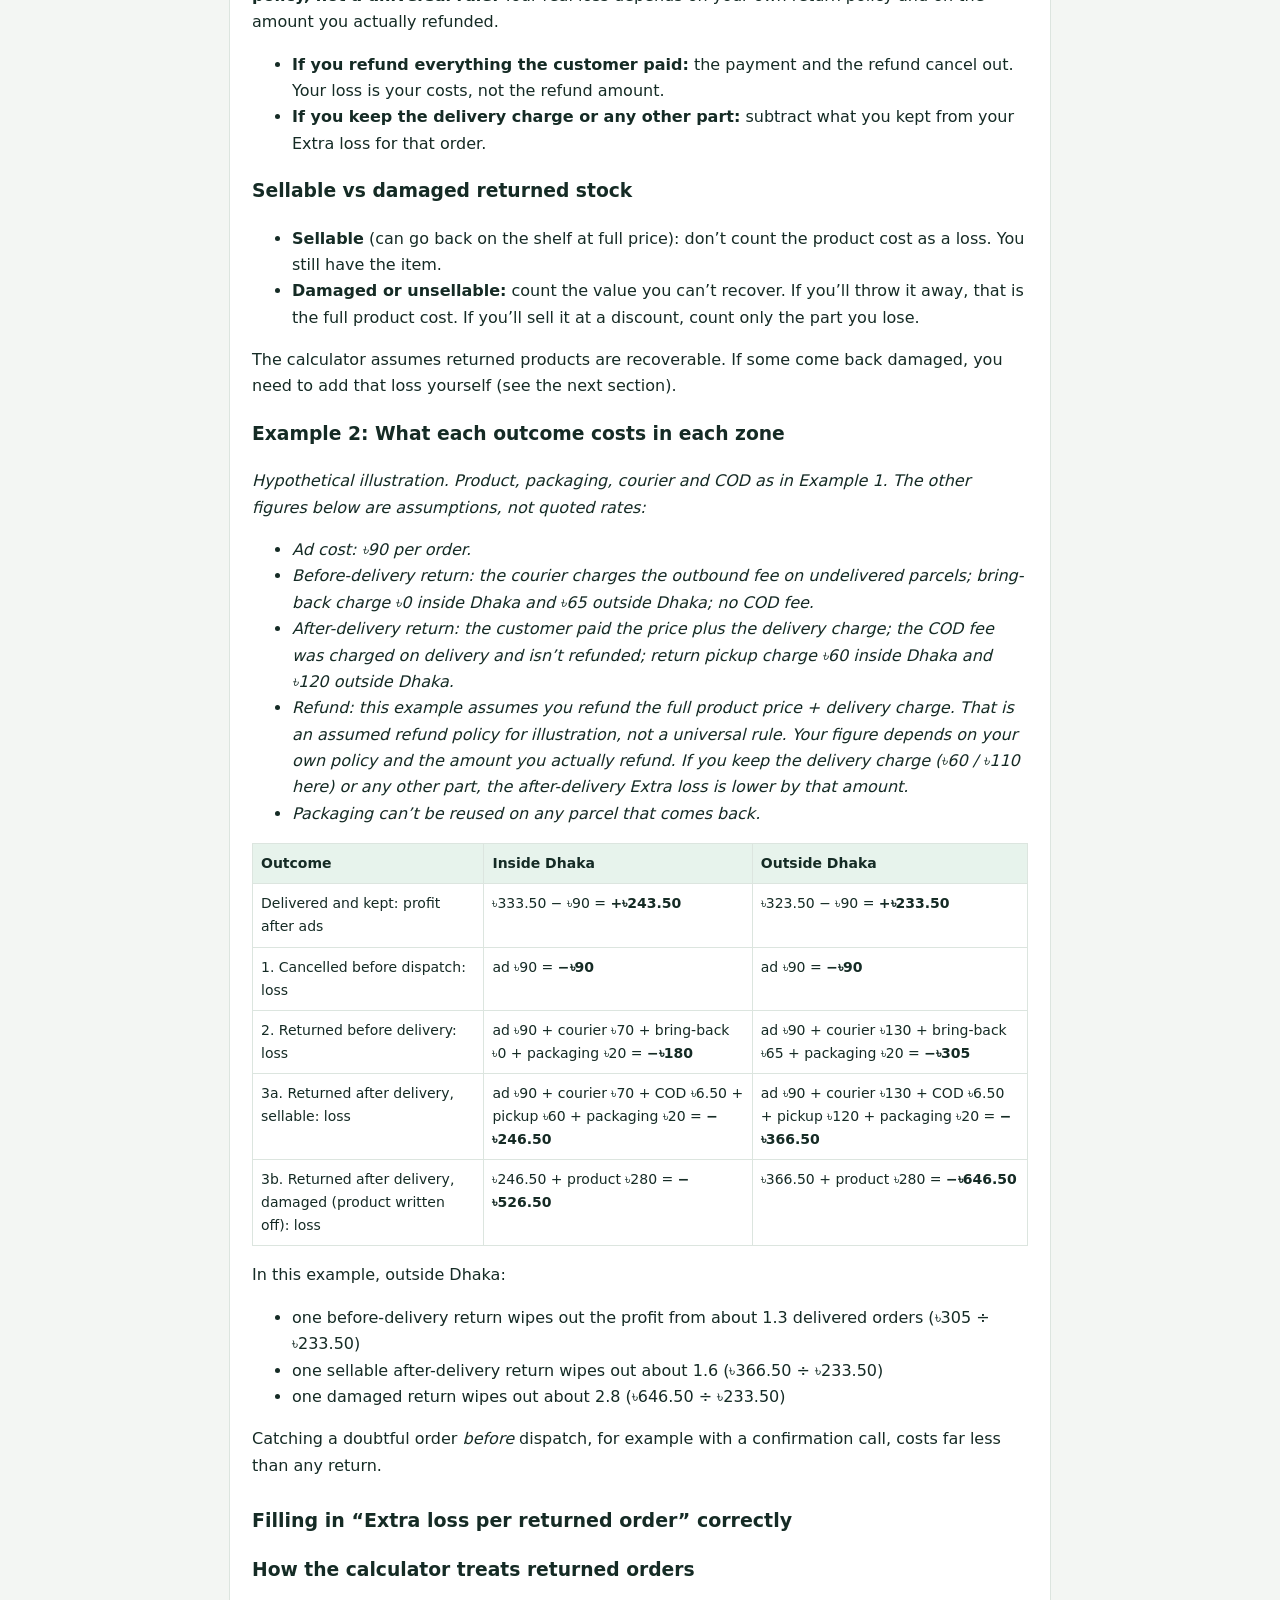
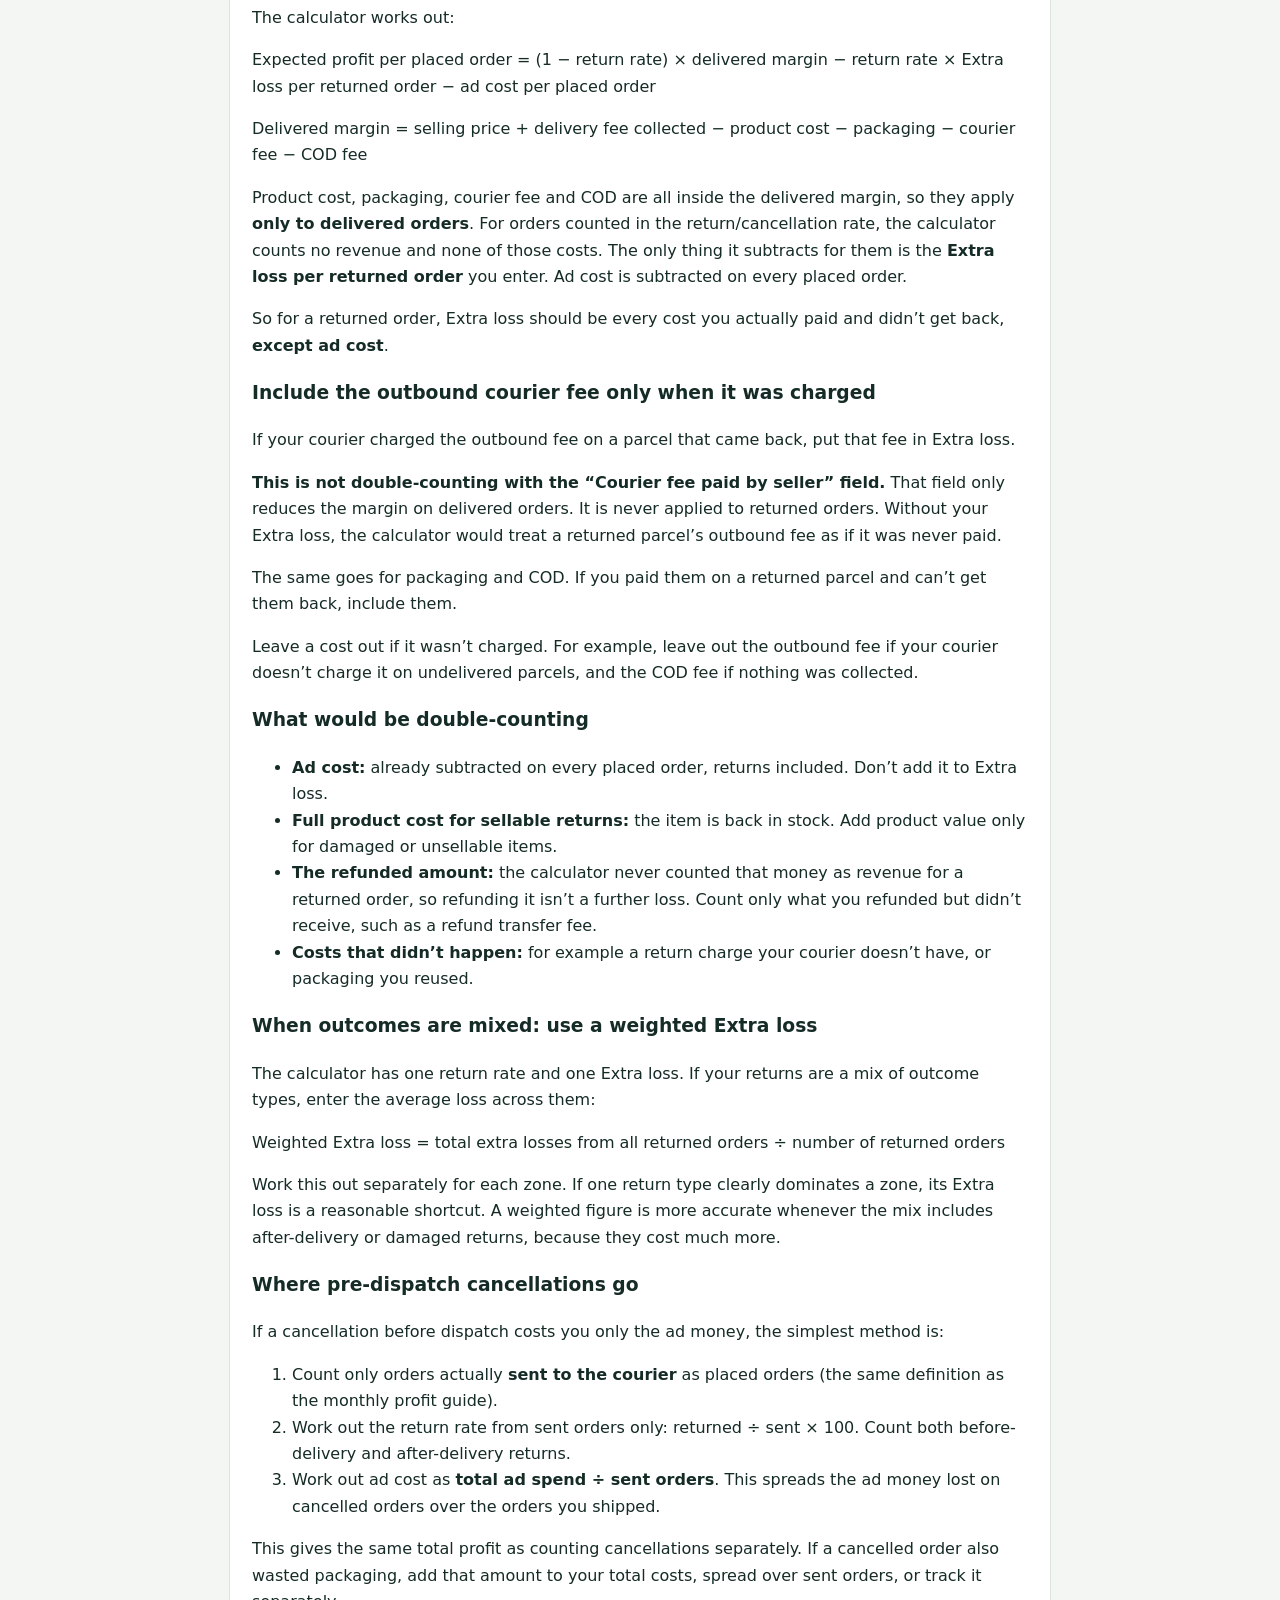
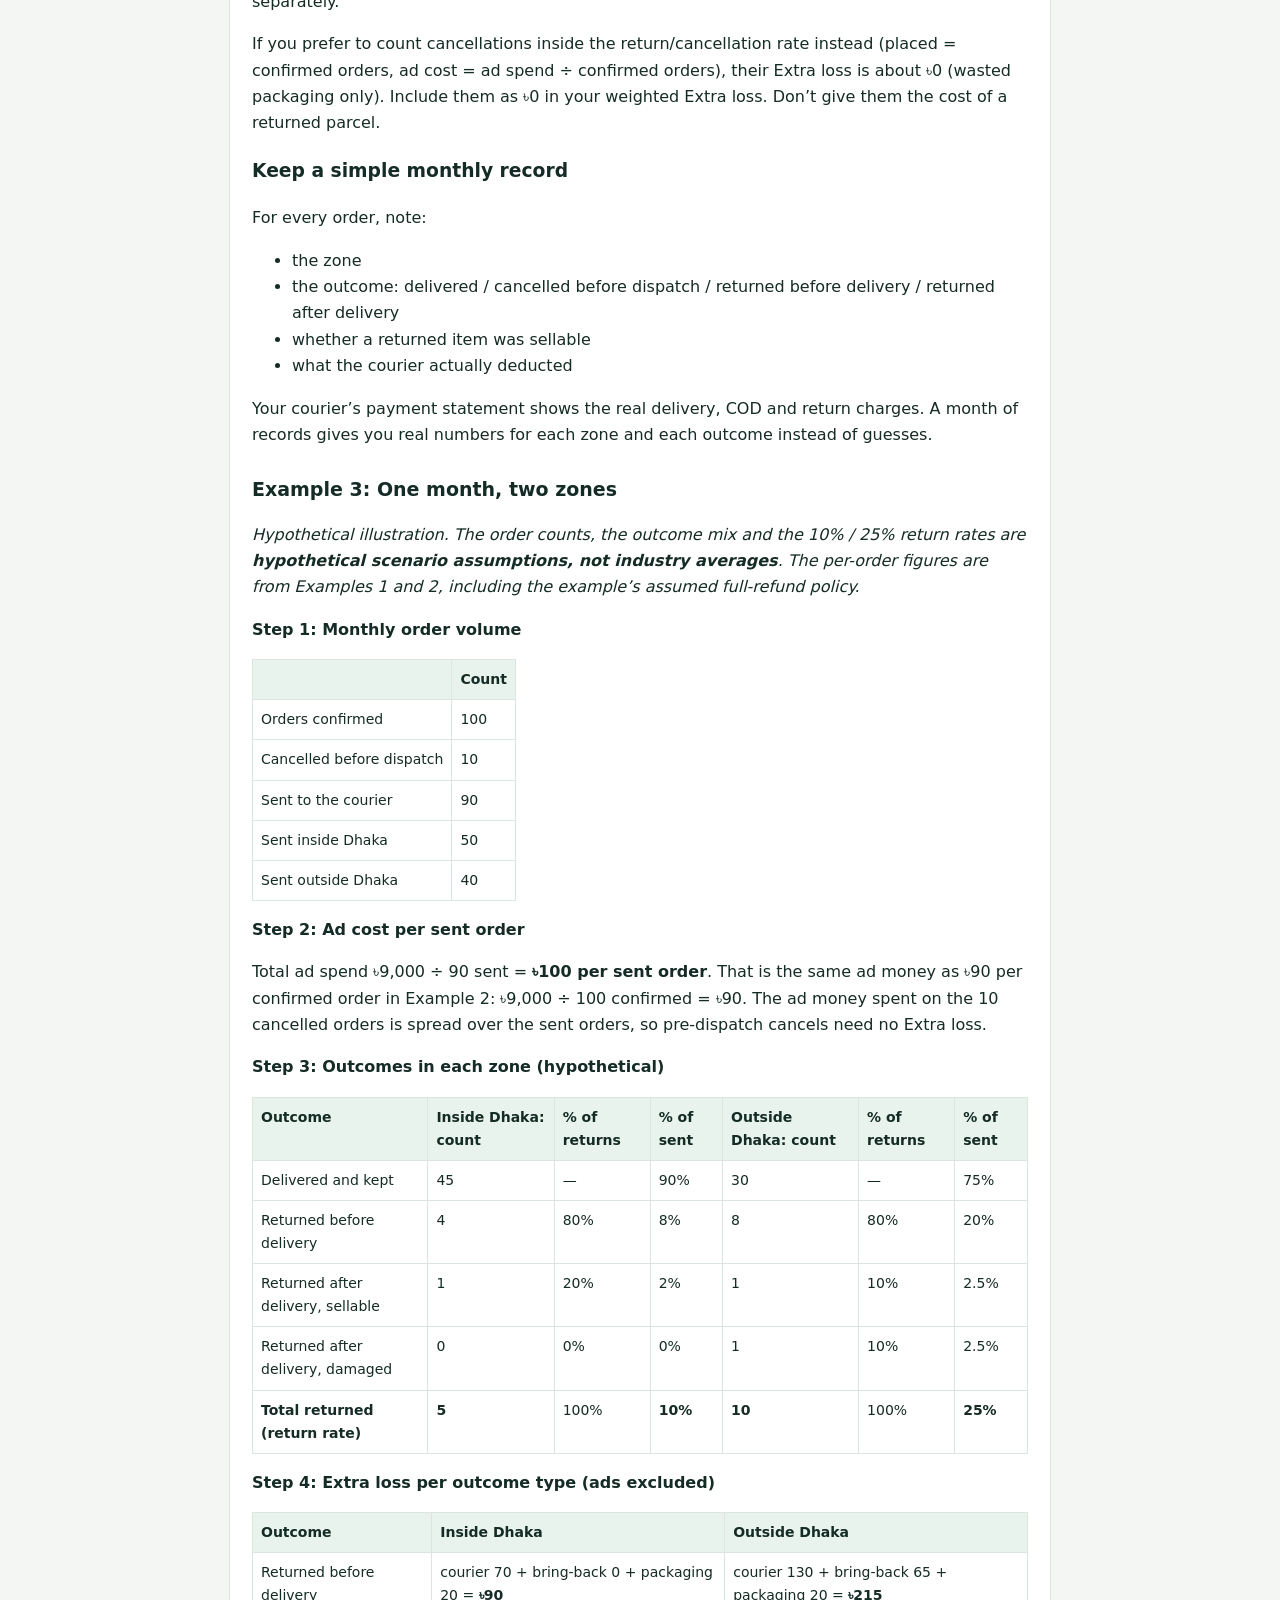
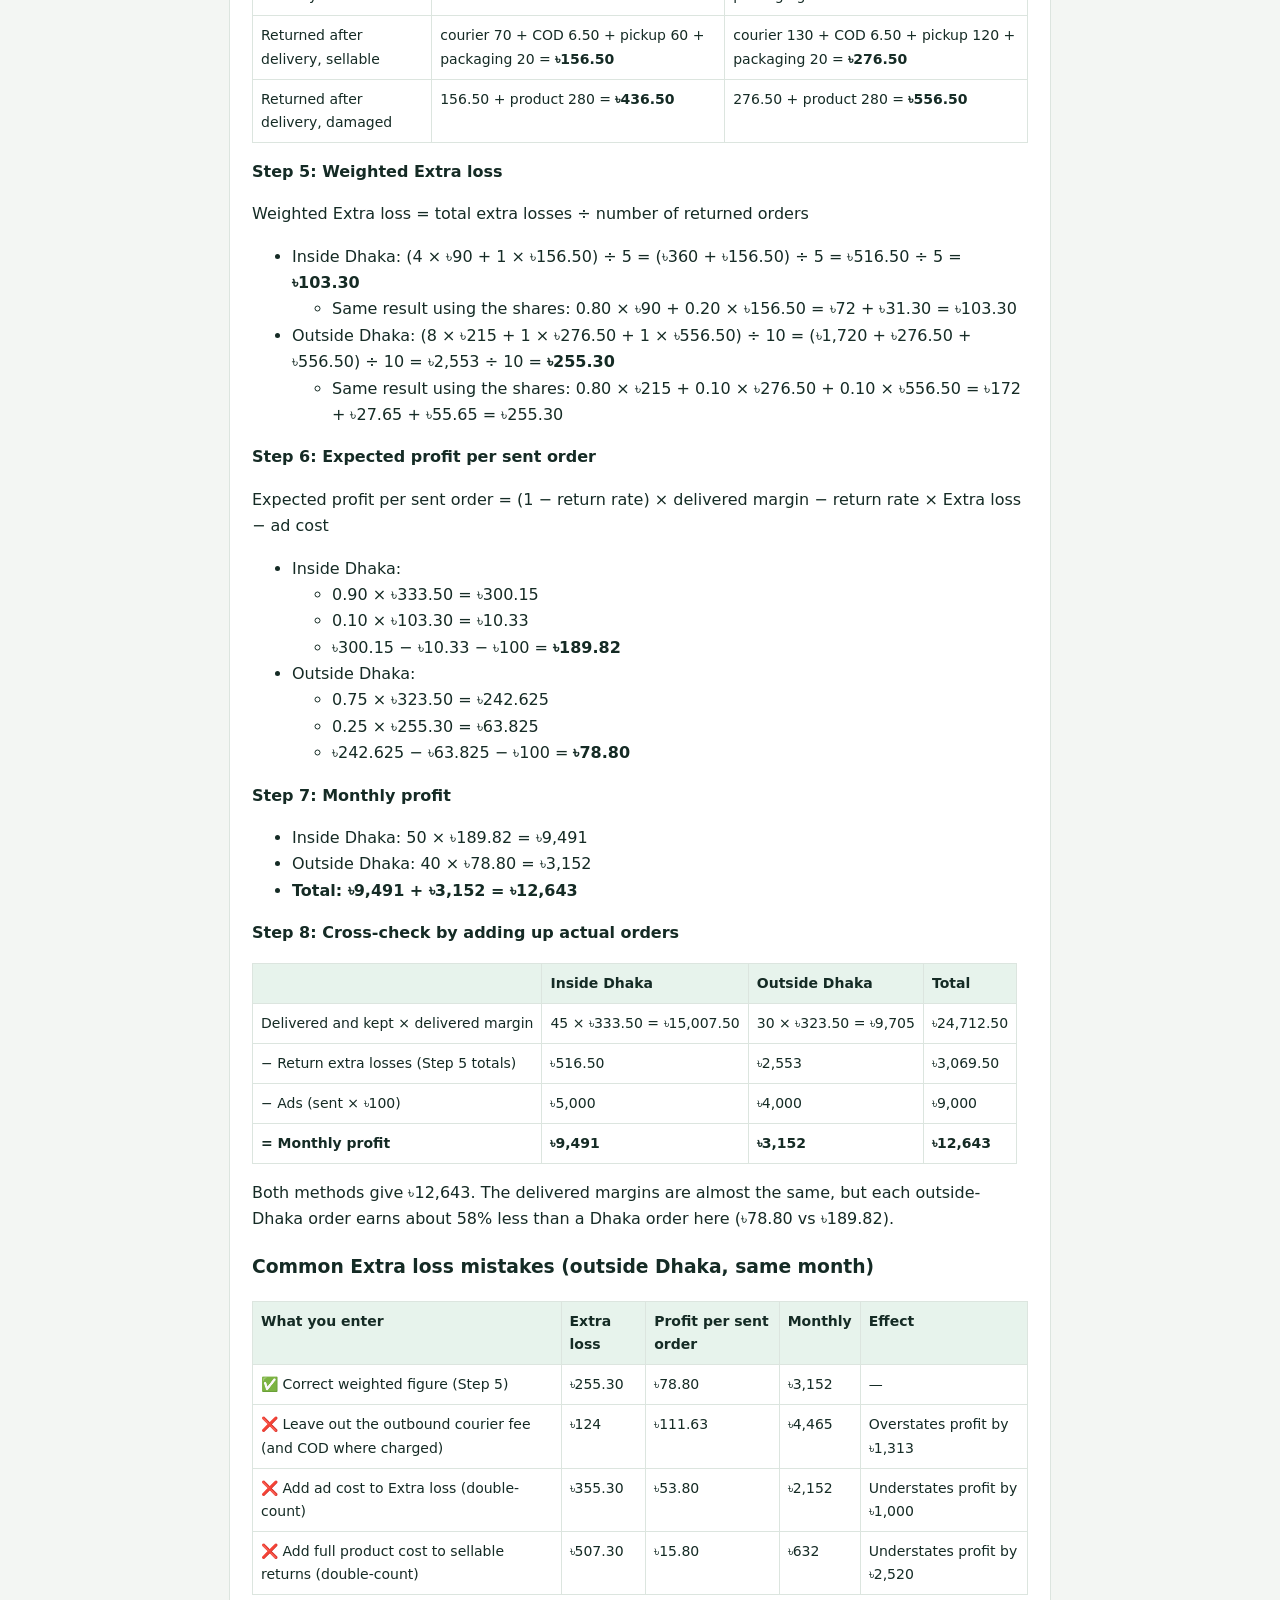
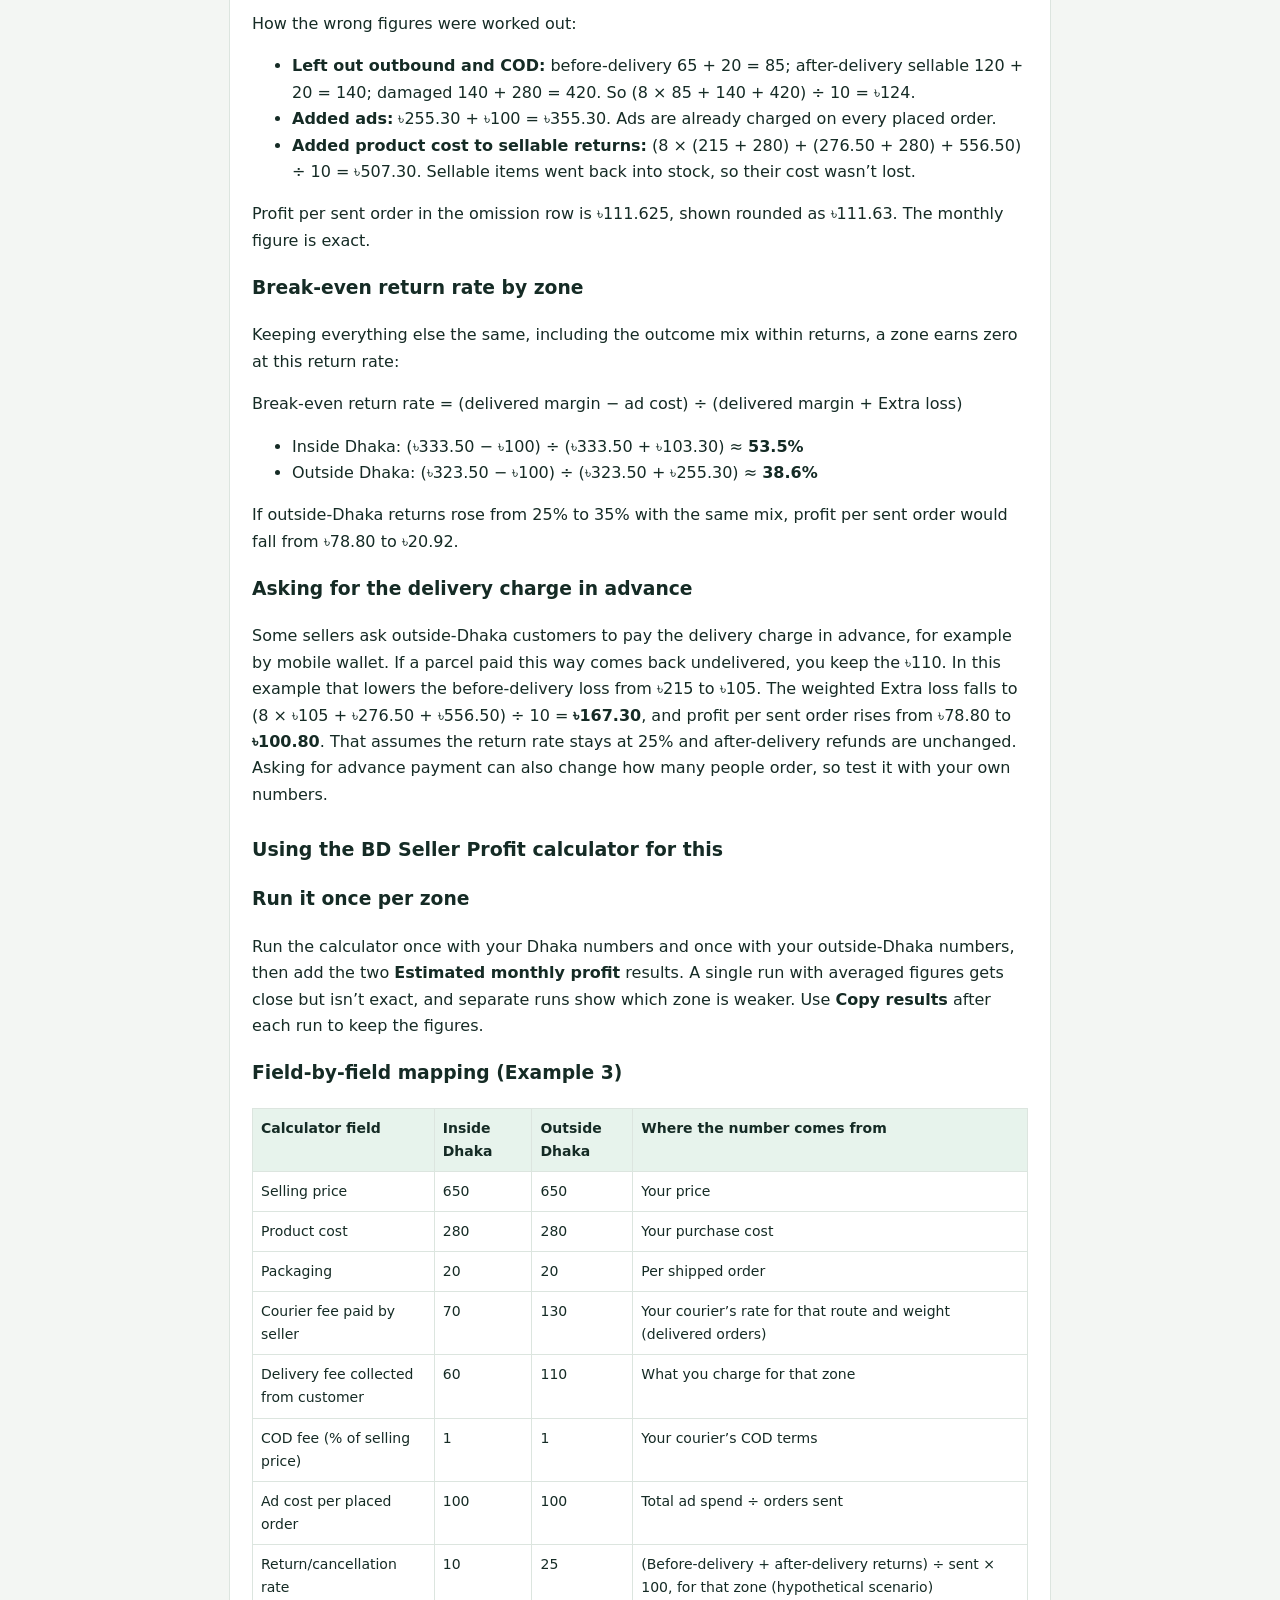
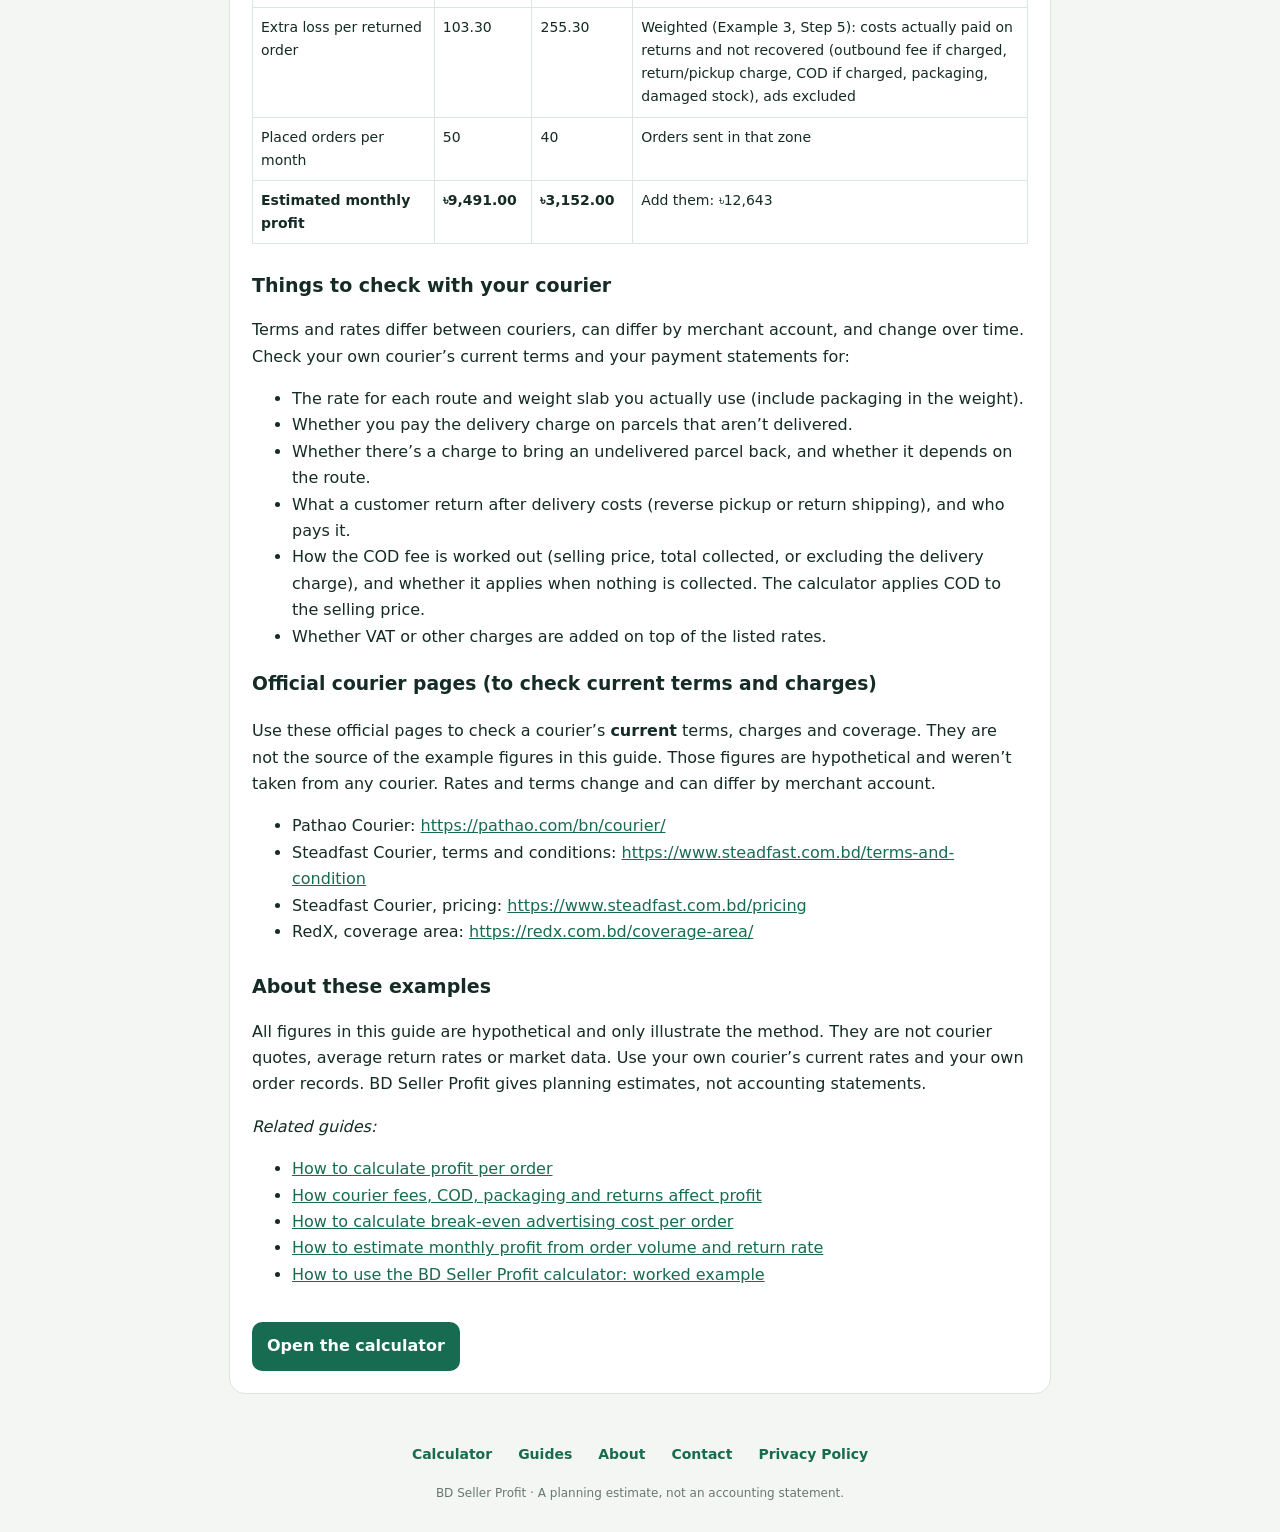
<file: guides/dhaka-outside-delivery-cancellations-returns.html>
<!DOCTYPE html>
<html lang="en" data-title-en="Dhaka vs outside-Dhaka delivery, cancellations and returns: what they cost you | BD Seller Profit" data-title-bn="ঢাকা ও ঢাকার বাইরে ডেলিভারি, বাতিল ও রিটার্ন: কোন ক্ষেত্রে আসলে কত খরচ | BD Seller Profit" data-desc-en="How delivery zone, pre-dispatch cancellations and returns after delivery change profit for Bangladeshi sellers, with worked BDT examples and calculator inputs." data-desc-bn="ডেলিভারি এলাকা, পাঠানোর আগে বাতিল আর ডেলিভারির পর ফেরত বাংলাদেশি বিক্রেতাদের লাভ কীভাবে বদলায়, টাকায় হিসাবের উদাহরণ ও ক্যালকুলেটরে কী বসাবেন তা সহ।">
<head>
<meta charset="UTF-8">
<meta name="viewport" content="width=device-width, initial-scale=1">
<meta name="theme-color" content="#102b25">
<title>Dhaka vs outside-Dhaka delivery, cancellations and returns: what they cost you | BD Seller Profit</title>
<meta name="description" content="How delivery zone, pre-dispatch cancellations and returns after delivery change profit for Bangladeshi sellers, with worked BDT examples and calculator inputs.">
<link rel="canonical" href="https://bdsellerprofit.xyz/guides/dhaka-outside-delivery-cancellations-returns.html">
<link rel="stylesheet" href="../assets/site.css">
<script async src="https://pagead2.googlesyndication.com/pagead/js/adsbygoogle.js?client=ca-pub-7568750393923525"
     crossorigin="anonymous"></script>
</head>
<body>
<header><div class="wrap top">
  <a class="brand" href="../">BD SELLER PROFIT</a>
  <select id="language" aria-label="Language"><option value="en">English</option><option value="bn">বাংলা</option></select>
</div></header>
<main class="wrap"><article>
<div data-lang="en">
<p class="crumb"><a href="./" data-i="back">← All guides</a></p>
<h1>Dhaka vs outside-Dhaka delivery, cancellations and returns: what they cost you</h1>
<p class="note"><strong>All example figures in this guide are hypothetical.</strong> They are not quoted courier rates, average return rates or market data. Use your own courier’s current rates and your own order history.</p>
<h2>Why one average delivery cost can mislead you</h2>
<p>Many sellers use one courier fee and one return rate for every order. But delivery inside Dhaka and outside Dhaka can work very differently. The courier fee, the delivery charge you collect, how often parcels come back and what a returned parcel costs can all change by zone.</p>
<p>“Not sold” also isn’t one thing. An order cancelled before it ships, a parcel that goes out and comes back undelivered, and a parcel the customer receives and then returns each cost different amounts.</p>
<p>If most of your orders are in Dhaka, a single average can hide how thin your outside-Dhaka profit is. This guide shows how to look at each zone and each outcome separately, and how to put the result into the calculator.</p>
<h2>How delivery costs differ by zone</h2>
<h3>What usually changes between zones</h3>
<ul><li><strong>Courier fee:</strong> couriers usually price by route (pickup area to delivery area) and by weight. Delivery outside Dhaka is commonly charged more than delivery within Dhaka.</li><li><strong>Delivery charge you collect:</strong> many sellers charge customers a different delivery fee for Dhaka and outside Dhaka. What matters is the gap between what you collect and what the courier charges you.</li><li><strong>Return or pickup charges:</strong> some couriers charge to bring an undelivered parcel back, or to pick up a parcel the customer wants to return. These charges may depend on the route.</li><li><strong>Return rate and return type:</strong> your own records may show more failed deliveries in some zones, and a different mix of return types. Use your own numbers, not someone else’s.</li></ul>
<h3>Example 1: Same product, two zones</h3>
<p><em>Hypothetical illustration, not a quoted courier rate.</em></p>
<table><tr><th>Assumption</th><th>Inside Dhaka</th><th>Outside Dhaka</th></tr>
<tr><td>Selling price</td><td>৳650</td><td>৳650</td></tr>
<tr><td>Product cost</td><td>৳280</td><td>৳280</td></tr>
<tr><td>Packaging</td><td>৳20</td><td>৳20</td></tr>
<tr><td>Courier fee you pay</td><td>৳70</td><td>৳130</td></tr>
<tr><td>Delivery charge collected from customer</td><td>৳60</td><td>৳110</td></tr>
<tr><td>COD fee (1% of selling price)</td><td>৳6.50</td><td>৳6.50</td></tr></table>
<p>Delivered margin = selling price + delivery charge collected − product cost − packaging − courier fee − COD fee</p>
<ul><li>Inside Dhaka: ৳650 + ৳60 − ৳280 − ৳20 − ৳70 − ৳6.50 = <strong>৳333.50</strong></li><li>Outside Dhaka: ৳650 + ৳110 − ৳280 − ৳20 − ৳130 − ৳6.50 = <strong>৳323.50</strong></li></ul>
<p>When the order is delivered, the two zones differ by only ৳10 here, because the higher delivery charge covers most of the higher courier fee. The real difference shows up when an order doesn’t become a sale (see Example 2).</p>
<h3>What “free delivery” does in each zone</h3>
<p>With the same assumptions but ৳0 collected for delivery:</p>
<ul><li>Inside Dhaka: ৳650 − ৳280 − ৳20 − ৳70 − ৳6.50 = <strong>৳273.50</strong></li><li>Outside Dhaka: ৳650 − ৳280 − ৳20 − ৳130 − ৳6.50 = <strong>৳213.50</strong></li></ul>
<p>A “free delivery all over Bangladesh” offer costs you more on every outside-Dhaka order. In this example it costs ৳60 more per order than in Dhaka. If you offer it, check each zone separately.</p>
<h2>Three outcomes that are not a sale, and what each one costs</h2>
<p>For each outcome, count only the money you actually spent and didn’t get back. Ad money is lost in all three. Everything else depends on how far the order got.</p>
<h3>1. Cancellation before dispatch</h3>
<p>The customer cancels, doesn’t answer the confirmation call, or you reject a suspicious order before you hand it to the courier. The parcel never leaves.</p>
<p>What you usually lose:</p>
<ul><li>the ad money already spent to get that order</li><li>packaging, but only if you had already packed it and can’t reuse it</li></ul>
<p>What you usually don’t lose:</p>
<ul><li>no courier fee, no return charge and no COD fee, because nothing was shipped or collected</li><li>the product stays in your stock</li></ul>
<h3>2. Return after dispatch, before delivery</h3>
<p>The parcel went out but wasn’t delivered. The customer refused it, couldn’t be reached, or gave a wrong address, and it came back. The customer paid nothing.</p>
<p>What you may lose (check your own courier’s terms and statements):</p>
<ul><li>the ad money already spent</li><li>the outbound courier fee, <strong>if</strong> your courier charges it on parcels that weren’t delivered</li><li>a return or bring-back charge, <strong>if</strong> your courier has one for that route</li><li>packaging that can’t be reused</li><li>the product’s value, only if it came back damaged</li></ul>
<p>There is usually no COD fee, because nothing was collected. Check how your courier handles this.</p>
<h3>3. Return after a successful delivery</h3>
<p>The customer received the parcel and paid for it, then returned it, for example because of size, colour or a defect. The courier already completed the delivery, so you paid the full delivery cost for it.</p>
<p>What you may lose:</p>
<ul><li>the ad money already spent</li><li>the outbound courier fee and the COD fee for the completed delivery (both were charged)</li><li>the return pickup or return shipping charge, if you pay it</li><li>packaging that can’t be reused</li><li>any part of the payment you refund but never got back, such as a refund transfer fee</li><li>the product’s value, only if it came back damaged or unsellable</li></ul>
<p><strong>About the refund:</strong> the worked examples in this guide assume you refund the full amount the customer paid (product price + delivery charge). <strong>That is the example’s assumed refund policy, not a universal rule.</strong> Your real loss depends on your own return policy and on the amount you actually refunded.</p>
<ul><li><strong>If you refund everything the customer paid:</strong> the payment and the refund cancel out. Your loss is your costs, not the refund amount.</li><li><strong>If you keep the delivery charge or any other part:</strong> subtract what you kept from your Extra loss for that order.</li></ul>
<h3>Sellable vs damaged returned stock</h3>
<ul><li><strong>Sellable</strong> (can go back on the shelf at full price): don’t count the product cost as a loss. You still have the item.</li><li><strong>Damaged or unsellable:</strong> count the value you can’t recover. If you’ll throw it away, that is the full product cost. If you’ll sell it at a discount, count only the part you lose.</li></ul>
<p>The calculator assumes returned products are recoverable. If some come back damaged, you need to add that loss yourself (see the next section).</p>
<h3>Example 2: What each outcome costs in each zone</h3>
<p><em>Hypothetical illustration. Product, packaging, courier and COD as in Example 1. The other figures below are assumptions, not quoted rates:</em></p>
<ul><li><em>Ad cost: ৳90 per order.</em></li><li><em>Before-delivery return: the courier charges the outbound fee on undelivered parcels; bring-back charge ৳0 inside Dhaka and ৳65 outside Dhaka; no COD fee.</em></li><li><em>After-delivery return: the customer paid the price plus the delivery charge; the COD fee was charged on delivery and isn’t refunded; return pickup charge ৳60 inside Dhaka and ৳120 outside Dhaka.</em></li><li><em>Refund: this example assumes you refund the full product price + delivery charge. That is an assumed refund policy for illustration, not a universal rule. Your figure depends on your own policy and the amount you actually refund. If you keep the delivery charge (৳60 / ৳110 here) or any other part, the after-delivery Extra loss is lower by that amount.</em></li><li><em>Packaging can’t be reused on any parcel that comes back.</em></li></ul>
<table><tr><th>Outcome</th><th>Inside Dhaka</th><th>Outside Dhaka</th></tr>
<tr><td>Delivered and kept: profit after ads</td><td>৳333.50 − ৳90 = <strong>+৳243.50</strong></td><td>৳323.50 − ৳90 = <strong>+৳233.50</strong></td></tr>
<tr><td>1. Cancelled before dispatch: loss</td><td>ad ৳90 = <strong>−৳90</strong></td><td>ad ৳90 = <strong>−৳90</strong></td></tr>
<tr><td>2. Returned before delivery: loss</td><td>ad ৳90 + courier ৳70 + bring-back ৳0 + packaging ৳20 = <strong>−৳180</strong></td><td>ad ৳90 + courier ৳130 + bring-back ৳65 + packaging ৳20 = <strong>−৳305</strong></td></tr>
<tr><td>3a. Returned after delivery, sellable: loss</td><td>ad ৳90 + courier ৳70 + COD ৳6.50 + pickup ৳60 + packaging ৳20 = <strong>−৳246.50</strong></td><td>ad ৳90 + courier ৳130 + COD ৳6.50 + pickup ৳120 + packaging ৳20 = <strong>−৳366.50</strong></td></tr>
<tr><td>3b. Returned after delivery, damaged (product written off): loss</td><td>৳246.50 + product ৳280 = <strong>−৳526.50</strong></td><td>৳366.50 + product ৳280 = <strong>−৳646.50</strong></td></tr></table>
<p>In this example, outside Dhaka:</p>
<ul><li>one before-delivery return wipes out the profit from about 1.3 delivered orders (৳305 ÷ ৳233.50)</li><li>one sellable after-delivery return wipes out about 1.6 (৳366.50 ÷ ৳233.50)</li><li>one damaged return wipes out about 2.8 (৳646.50 ÷ ৳233.50)</li></ul>
<p>Catching a doubtful order <em>before</em> dispatch, for example with a confirmation call, costs far less than any return.</p>
<h2>Filling in “Extra loss per returned order” correctly</h2>
<h3>How the calculator treats returned orders</h3>
<p>The calculator works out:</p>
<p>Expected profit per placed order = (1 − return rate) × delivered margin − return rate × Extra loss per returned order − ad cost per placed order</p>
<p>Delivered margin = selling price + delivery fee collected − product cost − packaging − courier fee − COD fee</p>
<p>Product cost, packaging, courier fee and COD are all inside the delivered margin, so they apply <strong>only to delivered orders</strong>. For orders counted in the return/cancellation rate, the calculator counts no revenue and none of those costs. The only thing it subtracts for them is the <strong>Extra loss per returned order</strong> you enter. Ad cost is subtracted on every placed order.</p>
<p>So for a returned order, Extra loss should be every cost you actually paid and didn’t get back, <strong>except ad cost</strong>.</p>
<h3>Include the outbound courier fee only when it was charged</h3>
<p>If your courier charged the outbound fee on a parcel that came back, put that fee in Extra loss.</p>
<p><strong>This is not double-counting with the “Courier fee paid by seller” field.</strong> That field only reduces the margin on delivered orders. It is never applied to returned orders. Without your Extra loss, the calculator would treat a returned parcel’s outbound fee as if it was never paid.</p>
<p>The same goes for packaging and COD. If you paid them on a returned parcel and can’t get them back, include them.</p>
<p>Leave a cost out if it wasn’t charged. For example, leave out the outbound fee if your courier doesn’t charge it on undelivered parcels, and the COD fee if nothing was collected.</p>
<h3>What would be double-counting</h3>
<ul><li><strong>Ad cost:</strong> already subtracted on every placed order, returns included. Don’t add it to Extra loss.</li><li><strong>Full product cost for sellable returns:</strong> the item is back in stock. Add product value only for damaged or unsellable items.</li><li><strong>The refunded amount:</strong> the calculator never counted that money as revenue for a returned order, so refunding it isn’t a further loss. Count only what you refunded but didn’t receive, such as a refund transfer fee.</li><li><strong>Costs that didn’t happen:</strong> for example a return charge your courier doesn’t have, or packaging you reused.</li></ul>
<h3>When outcomes are mixed: use a weighted Extra loss</h3>
<p>The calculator has one return rate and one Extra loss. If your returns are a mix of outcome types, enter the average loss across them:</p>
<p>Weighted Extra loss = total extra losses from all returned orders ÷ number of returned orders</p>
<p>Work this out separately for each zone. If one return type clearly dominates a zone, its Extra loss is a reasonable shortcut. A weighted figure is more accurate whenever the mix includes after-delivery or damaged returns, because they cost much more.</p>
<h3>Where pre-dispatch cancellations go</h3>
<p>If a cancellation before dispatch costs you only the ad money, the simplest method is:</p>
<ol><li>Count only orders actually <strong>sent to the courier</strong> as placed orders (the same definition as the monthly profit guide).</li><li>Work out the return rate from sent orders only: returned ÷ sent × 100. Count both before-delivery and after-delivery returns.</li><li>Work out ad cost as <strong>total ad spend ÷ sent orders</strong>. This spreads the ad money lost on cancelled orders over the orders you shipped.</li></ol>
<p>This gives the same total profit as counting cancellations separately. If a cancelled order also wasted packaging, add that amount to your total costs, spread over sent orders, or track it separately.</p>
<p>If you prefer to count cancellations inside the return/cancellation rate instead (placed = confirmed orders, ad cost = ad spend ÷ confirmed orders), their Extra loss is about ৳0 (wasted packaging only). Include them as ৳0 in your weighted Extra loss. Don’t give them the cost of a returned parcel.</p>
<h3>Keep a simple monthly record</h3>
<p>For every order, note:</p>
<ul><li>the zone</li><li>the outcome: delivered / cancelled before dispatch / returned before delivery / returned after delivery</li><li>whether a returned item was sellable</li><li>what the courier actually deducted</li></ul>
<p>Your courier’s payment statement shows the real delivery, COD and return charges. A month of records gives you real numbers for each zone and each outcome instead of guesses.</p>
<h2>Example 3: One month, two zones</h2>
<p><em>Hypothetical illustration. The order counts, the outcome mix and the 10% / 25% return rates are <strong>hypothetical scenario assumptions, not industry averages</strong>. The per-order figures are from Examples 1 and 2, including the example’s assumed full-refund policy.</em></p>
<p><strong>Step 1: Monthly order volume</strong></p>
<table><tr><th></th><th>Count</th></tr>
<tr><td>Orders confirmed</td><td>100</td></tr>
<tr><td>Cancelled before dispatch</td><td>10</td></tr>
<tr><td>Sent to the courier</td><td>90</td></tr>
<tr><td>Sent inside Dhaka</td><td>50</td></tr>
<tr><td>Sent outside Dhaka</td><td>40</td></tr></table>
<p><strong>Step 2: Ad cost per sent order</strong></p>
<p>Total ad spend ৳9,000 ÷ 90 sent = <strong>৳100 per sent order</strong>. That is the same ad money as ৳90 per confirmed order in Example 2: ৳9,000 ÷ 100 confirmed = ৳90. The ad money spent on the 10 cancelled orders is spread over the sent orders, so pre-dispatch cancels need no Extra loss.</p>
<p><strong>Step 3: Outcomes in each zone (hypothetical)</strong></p>
<table><tr><th>Outcome</th><th>Inside Dhaka: count</th><th>% of returns</th><th>% of sent</th><th>Outside Dhaka: count</th><th>% of returns</th><th>% of sent</th></tr>
<tr><td>Delivered and kept</td><td>45</td><td>—</td><td>90%</td><td>30</td><td>—</td><td>75%</td></tr>
<tr><td>Returned before delivery</td><td>4</td><td>80%</td><td>8%</td><td>8</td><td>80%</td><td>20%</td></tr>
<tr><td>Returned after delivery, sellable</td><td>1</td><td>20%</td><td>2%</td><td>1</td><td>10%</td><td>2.5%</td></tr>
<tr><td>Returned after delivery, damaged</td><td>0</td><td>0%</td><td>0%</td><td>1</td><td>10%</td><td>2.5%</td></tr>
<tr><td><strong>Total returned (return rate)</strong></td><td><strong>5</strong></td><td>100%</td><td><strong>10%</strong></td><td><strong>10</strong></td><td>100%</td><td><strong>25%</strong></td></tr></table>
<p><strong>Step 4: Extra loss per outcome type (ads excluded)</strong></p>
<table><tr><th>Outcome</th><th>Inside Dhaka</th><th>Outside Dhaka</th></tr>
<tr><td>Returned before delivery</td><td>courier 70 + bring-back 0 + packaging 20 = <strong>৳90</strong></td><td>courier 130 + bring-back 65 + packaging 20 = <strong>৳215</strong></td></tr>
<tr><td>Returned after delivery, sellable</td><td>courier 70 + COD 6.50 + pickup 60 + packaging 20 = <strong>৳156.50</strong></td><td>courier 130 + COD 6.50 + pickup 120 + packaging 20 = <strong>৳276.50</strong></td></tr>
<tr><td>Returned after delivery, damaged</td><td>156.50 + product 280 = <strong>৳436.50</strong></td><td>276.50 + product 280 = <strong>৳556.50</strong></td></tr></table>
<p><strong>Step 5: Weighted Extra loss</strong></p>
<p>Weighted Extra loss = total extra losses ÷ number of returned orders</p>
<ul><li>Inside Dhaka: (4 × ৳90 + 1 × ৳156.50) ÷ 5 = (৳360 + ৳156.50) ÷ 5 = ৳516.50 ÷ 5 = <strong>৳103.30</strong><ul><li>Same result using the shares: 0.80 × ৳90 + 0.20 × ৳156.50 = ৳72 + ৳31.30 = ৳103.30</li></ul></li><li>Outside Dhaka: (8 × ৳215 + 1 × ৳276.50 + 1 × ৳556.50) ÷ 10 = (৳1,720 + ৳276.50 + ৳556.50) ÷ 10 = ৳2,553 ÷ 10 = <strong>৳255.30</strong><ul><li>Same result using the shares: 0.80 × ৳215 + 0.10 × ৳276.50 + 0.10 × ৳556.50 = ৳172 + ৳27.65 + ৳55.65 = ৳255.30</li></ul></li></ul>
<p><strong>Step 6: Expected profit per sent order</strong></p>
<p>Expected profit per sent order = (1 − return rate) × delivered margin − return rate × Extra loss − ad cost</p>
<ul><li>Inside Dhaka:<ul><li>0.90 × ৳333.50 = ৳300.15</li><li>0.10 × ৳103.30 = ৳10.33</li><li>৳300.15 − ৳10.33 − ৳100 = <strong>৳189.82</strong></li></ul></li><li>Outside Dhaka:<ul><li>0.75 × ৳323.50 = ৳242.625</li><li>0.25 × ৳255.30 = ৳63.825</li><li>৳242.625 − ৳63.825 − ৳100 = <strong>৳78.80</strong></li></ul></li></ul>
<p><strong>Step 7: Monthly profit</strong></p>
<ul><li>Inside Dhaka: 50 × ৳189.82 = ৳9,491</li><li>Outside Dhaka: 40 × ৳78.80 = ৳3,152</li><li><strong>Total: ৳9,491 + ৳3,152 = ৳12,643</strong></li></ul>
<p><strong>Step 8: Cross-check by adding up actual orders</strong></p>
<table><tr><th></th><th>Inside Dhaka</th><th>Outside Dhaka</th><th>Total</th></tr>
<tr><td>Delivered and kept × delivered margin</td><td>45 × ৳333.50 = ৳15,007.50</td><td>30 × ৳323.50 = ৳9,705</td><td>৳24,712.50</td></tr>
<tr><td>− Return extra losses (Step 5 totals)</td><td>৳516.50</td><td>৳2,553</td><td>৳3,069.50</td></tr>
<tr><td>− Ads (sent × ৳100)</td><td>৳5,000</td><td>৳4,000</td><td>৳9,000</td></tr>
<tr><td><strong>= Monthly profit</strong></td><td><strong>৳9,491</strong></td><td><strong>৳3,152</strong></td><td><strong>৳12,643</strong></td></tr></table>
<p>Both methods give ৳12,643. The delivered margins are almost the same, but each outside-Dhaka order earns about 58% less than a Dhaka order here (৳78.80 vs ৳189.82).</p>
<h3>Common Extra loss mistakes (outside Dhaka, same month)</h3>
<table><tr><th>What you enter</th><th>Extra loss</th><th>Profit per sent order</th><th>Monthly</th><th>Effect</th></tr>
<tr><td>✅ Correct weighted figure (Step 5)</td><td>৳255.30</td><td>৳78.80</td><td>৳3,152</td><td>—</td></tr>
<tr><td>❌ Leave out the outbound courier fee (and COD where charged)</td><td>৳124</td><td>৳111.63</td><td>৳4,465</td><td>Overstates profit by ৳1,313</td></tr>
<tr><td>❌ Add ad cost to Extra loss (double-count)</td><td>৳355.30</td><td>৳53.80</td><td>৳2,152</td><td>Understates profit by ৳1,000</td></tr>
<tr><td>❌ Add full product cost to sellable returns (double-count)</td><td>৳507.30</td><td>৳15.80</td><td>৳632</td><td>Understates profit by ৳2,520</td></tr></table>
<p>How the wrong figures were worked out:</p>
<ul><li><strong>Left out outbound and COD:</strong> before-delivery 65 + 20 = 85; after-delivery sellable 120 + 20 = 140; damaged 140 + 280 = 420. So (8 × 85 + 140 + 420) ÷ 10 = ৳124.</li><li><strong>Added ads:</strong> ৳255.30 + ৳100 = ৳355.30. Ads are already charged on every placed order.</li><li><strong>Added product cost to sellable returns:</strong> (8 × (215 + 280) + (276.50 + 280) + 556.50) ÷ 10 = ৳507.30. Sellable items went back into stock, so their cost wasn’t lost.</li></ul>
<p>Profit per sent order in the omission row is ৳111.625, shown rounded as ৳111.63. The monthly figure is exact.</p>
<h3>Break-even return rate by zone</h3>
<p>Keeping everything else the same, including the outcome mix within returns, a zone earns zero at this return rate:</p>
<p>Break-even return rate = (delivered margin − ad cost) ÷ (delivered margin + Extra loss)</p>
<ul><li>Inside Dhaka: (৳333.50 − ৳100) ÷ (৳333.50 + ৳103.30) ≈ <strong>53.5%</strong></li><li>Outside Dhaka: (৳323.50 − ৳100) ÷ (৳323.50 + ৳255.30) ≈ <strong>38.6%</strong></li></ul>
<p>If outside-Dhaka returns rose from 25% to 35% with the same mix, profit per sent order would fall from ৳78.80 to ৳20.92.</p>
<h3>Asking for the delivery charge in advance</h3>
<p>Some sellers ask outside-Dhaka customers to pay the delivery charge in advance, for example by mobile wallet. If a parcel paid this way comes back undelivered, you keep the ৳110. In this example that lowers the before-delivery loss from ৳215 to ৳105. The weighted Extra loss falls to (8 × ৳105 + ৳276.50 + ৳556.50) ÷ 10 = <strong>৳167.30</strong>, and profit per sent order rises from ৳78.80 to <strong>৳100.80</strong>. That assumes the return rate stays at 25% and after-delivery refunds are unchanged. Asking for advance payment can also change how many people order, so test it with your own numbers.</p>
<h2>Using the BD Seller Profit calculator for this</h2>
<h3>Run it once per zone</h3>
<p>Run the calculator once with your Dhaka numbers and once with your outside-Dhaka numbers, then add the two <strong>Estimated monthly profit</strong> results. A single run with averaged figures gets close but isn’t exact, and separate runs show which zone is weaker. Use <strong>Copy results</strong> after each run to keep the figures.</p>
<h3>Field-by-field mapping (Example 3)</h3>
<table><tr><th>Calculator field</th><th>Inside Dhaka</th><th>Outside Dhaka</th><th>Where the number comes from</th></tr>
<tr><td>Selling price</td><td>650</td><td>650</td><td>Your price</td></tr>
<tr><td>Product cost</td><td>280</td><td>280</td><td>Your purchase cost</td></tr>
<tr><td>Packaging</td><td>20</td><td>20</td><td>Per shipped order</td></tr>
<tr><td>Courier fee paid by seller</td><td>70</td><td>130</td><td>Your courier’s rate for that route and weight (delivered orders)</td></tr>
<tr><td>Delivery fee collected from customer</td><td>60</td><td>110</td><td>What you charge for that zone</td></tr>
<tr><td>COD fee (% of selling price)</td><td>1</td><td>1</td><td>Your courier’s COD terms</td></tr>
<tr><td>Ad cost per placed order</td><td>100</td><td>100</td><td>Total ad spend ÷ orders sent</td></tr>
<tr><td>Return/cancellation rate</td><td>10</td><td>25</td><td>(Before-delivery + after-delivery returns) ÷ sent × 100, for that zone (hypothetical scenario)</td></tr>
<tr><td>Extra loss per returned order</td><td>103.30</td><td>255.30</td><td>Weighted (Example 3, Step 5): costs actually paid on returns and not recovered (outbound fee if charged, return/pickup charge, COD if charged, packaging, damaged stock), ads excluded</td></tr>
<tr><td>Placed orders per month</td><td>50</td><td>40</td><td>Orders sent in that zone</td></tr>
<tr><td><strong>Estimated monthly profit</strong></td><td><strong>৳9,491.00</strong></td><td><strong>৳3,152.00</strong></td><td>Add them: ৳12,643</td></tr></table>
<h2>Things to check with your courier</h2>
<p>Terms and rates differ between couriers, can differ by merchant account, and change over time. Check your own courier’s current terms and your payment statements for:</p>
<ul><li>The rate for each route and weight slab you actually use (include packaging in the weight).</li><li>Whether you pay the delivery charge on parcels that aren’t delivered.</li><li>Whether there’s a charge to bring an undelivered parcel back, and whether it depends on the route.</li><li>What a customer return after delivery costs (reverse pickup or return shipping), and who pays it.</li><li>How the COD fee is worked out (selling price, total collected, or excluding the delivery charge), and whether it applies when nothing is collected. The calculator applies COD to the selling price.</li><li>Whether VAT or other charges are added on top of the listed rates.</li></ul>
<h3>Official courier pages (to check current terms and charges)</h3>
<p>Use these official pages to check a courier’s <strong>current</strong> terms, charges and coverage. They are not the source of the example figures in this guide. Those figures are hypothetical and weren’t taken from any courier. Rates and terms change and can differ by merchant account.</p>
<ul><li>Pathao Courier: <a href="https://pathao.com/bn/courier/" target="_blank" rel="noopener noreferrer">https://pathao.com/bn/courier/</a></li><li>Steadfast Courier, terms and conditions: <a href="https://www.steadfast.com.bd/terms-and-condition" target="_blank" rel="noopener noreferrer">https://www.steadfast.com.bd/terms-and-condition</a></li><li>Steadfast Courier, pricing: <a href="https://www.steadfast.com.bd/pricing" target="_blank" rel="noopener noreferrer">https://www.steadfast.com.bd/pricing</a></li><li>RedX, coverage area: <a href="https://redx.com.bd/coverage-area/" target="_blank" rel="noopener noreferrer">https://redx.com.bd/coverage-area/</a></li></ul>
<h2>About these examples</h2>
<p>All figures in this guide are hypothetical and only illustrate the method. They are not courier quotes, average return rates or market data. Use your own courier’s current rates and your own order records. BD Seller Profit gives planning estimates, not accounting statements.</p>
<p><em>Related guides:</em></p>
<ul><li><a href="./profit-per-order.html">How to calculate profit per order</a></li><li><a href="./courier-cod-packaging-returns.html">How courier fees, COD, packaging and returns affect profit</a></li><li><a href="./break-even-ad-cost.html">How to calculate break-even advertising cost per order</a></li><li><a href="./monthly-profit-estimate.html">How to estimate monthly profit from order volume and return rate</a></li><li><a href="./how-to-use-calculator.html">How to use the BD Seller Profit calculator: worked example</a></li></ul>
</div>
<div data-lang="bn" lang="bn">
<p class="crumb"><a href="./" data-i="back">← All guides</a></p>
<h1>ঢাকা ও ঢাকার বাইরে ডেলিভারি, বাতিল ও রিটার্ন: কোন ক্ষেত্রে আসলে কত খরচ</h1>
<p class="note"><strong>এই গাইডের সব সংখ্যা কাল্পনিক উদাহরণ।</strong> এগুলো কোনো কুরিয়ারের রেট, গড় রিটার্নের হার বা বাজারের তথ্য নয়। নিজের কুরিয়ারের বর্তমান রেট আর নিজের অর্ডারের হিসাব ব্যবহার করুন।</p>
<h2>সব অর্ডারে একটাই গড় ধরলে কেন ভুল হয়</h2>
<p>অনেকে সব অর্ডারে একই কুরিয়ার চার্জ আর একই রিটার্নের হার ধরে হিসাব করেন। কিন্তু ঢাকার ভেতরে আর বাইরে ডেলিভারির হিসাব এক রকম নয়। কুরিয়ার চার্জ, কাস্টমারের কাছ থেকে নেওয়া ডেলিভারি চার্জ, কতগুলো পার্সেল ফেরত আসে, আর ফেরত এলে কত টাকা যায়, সবই এলাকাভেদে বদলাতে পারে।</p>
<p>"বিক্রি হলো না" ব্যাপারটাও এক রকম নয়। পাঠানোর আগেই বাতিল, পাঠানোর পর ডেলিভারি না হয়ে ফেরত, আর কাস্টমার পার্সেল হাতে পেয়ে পরে ফেরত দেওয়া, তিনটার খরচ আলাদা।</p>
<p>বেশিরভাগ অর্ডার ঢাকায় হলে একটা গড় সংখ্যা ঢাকার বাইরের কম লাভটা ঢেকে দিতে পারে। এই গাইডে দেখানো হয়েছে কীভাবে প্রতিটা এলাকা আর প্রতিটা ফলাফল আলাদা করে হিসাব করবেন, তারপর ক্যালকুলেটরে বসাবেন।</p>
<h2>এলাকাভেদে ডেলিভারি খরচ কীভাবে আলাদা হয়</h2>
<h3>সাধারণত কী কী বদলায়</h3>
<ul><li><strong>কুরিয়ার চার্জ:</strong> কুরিয়ার সাধারণত রুট (কোথা থেকে পিকআপ, কোথায় ডেলিভারি) আর ওজন দেখে চার্জ নেয়। ঢাকার বাইরে পাঠাতে সাধারণত ঢাকার ভেতরের চেয়ে বেশি লাগে।</li><li><strong>কাস্টমারের কাছ থেকে নেওয়া ডেলিভারি চার্জ:</strong> অনেকে ঢাকা আর ঢাকার বাইরের জন্য আলাদা চার্জ রাখেন। আসল হিসাব হলো আপনি কত নিচ্ছেন আর কুরিয়ার কত কাটছে, এই দুইয়ের পার্থক্য।</li><li><strong>ফেরত আনা বা পিকআপ চার্জ:</strong> কিছু কুরিয়ার ডেলিভারি না হওয়া পার্সেল ফেরত আনতে, বা কাস্টমার ফেরত দিতে চাইলে পার্সেল তুলে আনতে চার্জ নেয়। রুটভেদে এটা আলাদা হতে পারে।</li><li><strong>রিটার্নের হার ও ধরন:</strong> নিজের হিসাবে হয়তো দেখবেন কিছু এলাকায় বেশি পার্সেল ডেলিভারি হয় না, আর রিটার্নের ধরনও আলাদা। অন্যের সংখ্যা নয়, নিজের সংখ্যা ধরুন।</li></ul>
<h3>উদাহরণ ১: একই পণ্য, দুই এলাকা</h3>
<p><em>কাল্পনিক উদাহরণ, কোনো কুরিয়ারের আসল রেট নয়।</em></p>
<table><tr><th>ধরে নেওয়া হিসাব</th><th>ঢাকার ভেতরে</th><th>ঢাকার বাইরে</th></tr>
<tr><td>বিক্রয়মূল্য</td><td>৳৬৫০</td><td>৳৬৫০</td></tr>
<tr><td>পণ্যের ক্রয়মূল্য</td><td>৳২৮০</td><td>৳২৮০</td></tr>
<tr><td>প্যাকেজিং</td><td>৳২০</td><td>৳২০</td></tr>
<tr><td>আপনার দেওয়া কুরিয়ার চার্জ</td><td>৳৭০</td><td>৳১৩০</td></tr>
<tr><td>কাস্টমারের কাছ থেকে নেওয়া ডেলিভারি চার্জ</td><td>৳৬০</td><td>৳১১০</td></tr>
<tr><td>COD ফি (বিক্রয়মূল্যের ১%)</td><td>৳৬.৫০</td><td>৳৬.৫০</td></tr></table>
<p>ডেলিভারি মার্জিন = বিক্রয়মূল্য + নেওয়া ডেলিভারি চার্জ − পণ্যের দাম − প্যাকেজিং − কুরিয়ার চার্জ − COD ফি</p>
<ul><li>ঢাকার ভেতরে: ৳৬৫০ + ৳৬০ − ৳২৮০ − ৳২০ − ৳৭০ − ৳৬.৫০ = <strong>৳৩৩৩.৫০</strong></li><li>ঢাকার বাইরে: ৳৬৫০ + ৳১১০ − ৳২৮০ − ৳২০ − ৳১৩০ − ৳৬.৫০ = <strong>৳৩২৩.৫০</strong></li></ul>
<p>ডেলিভারি হলে এখানে দুই এলাকার পার্থক্য মাত্র ৳১০, কারণ বেশি ডেলিভারি চার্জ নিয়ে বাড়তি কুরিয়ার খরচের বেশিরভাগটা উঠে যাচ্ছে। আসল পার্থক্যটা চোখে পড়ে যখন অর্ডারটা বিক্রিতে পরিণত হয় না (উদাহরণ ২ দেখুন)।</p>
<h3>"ফ্রি ডেলিভারি" দিলে কী হয়</h3>
<p>একই হিসাব, শুধু ডেলিভারি চার্জ ৳০ ধরলে:</p>
<ul><li>ঢাকার ভেতরে: ৳৬৫০ − ৳২৮০ − ৳২০ − ৳৭০ − ৳৬.৫০ = <strong>৳২৭৩.৫০</strong></li><li>ঢাকার বাইরে: ৳৬৫০ − ৳২৮০ − ৳২০ − ৳১৩০ − ৳৬.৫০ = <strong>৳২১৩.৫০</strong></li></ul>
<p>"সারা বাংলাদেশে ফ্রি ডেলিভারি" দিলে ঢাকার বাইরের প্রতিটা অর্ডারে খরচ বেশি পড়ে। এই উদাহরণে ঢাকার চেয়ে অর্ডারপ্রতি ৳৬০ বেশি। অফার দেওয়ার আগে দুই এলাকা আলাদা করে হিসাব করে নিন।</p>
<h2>বিক্রি না হওয়ার তিনটা ধরন: কোনটায় কত খরচ</h2>
<p>প্রতিটা ক্ষেত্রে শুধু সেই টাকাটাই ধরুন যা সত্যিই খরচ হয়েছে আর ফেরত পাননি। বিজ্ঞাপনের টাকা তিনটাতেই যায়। বাকিটা নির্ভর করে অর্ডার কত দূর গেছে তার ওপর।</p>
<h3>১. পাঠানোর আগে বাতিল</h3>
<p>কাস্টমার অর্ডার বাতিল করলেন, কনফার্মেশন কল ধরলেন না, বা সন্দেহজনক মনে হওয়ায় আপনি কুরিয়ারে দেওয়ার আগেই অর্ডার বাদ দিলেন। পার্সেল বের হয়নি।</p>
<p>সাধারণত যা যায়:</p>
<ul><li>ওই অর্ডার পেতে যে বিজ্ঞাপনের টাকা খরচ হয়ে গেছে</li><li>প্যাকেজিং, শুধু যদি আগেই প্যাক করে ফেলেন আর সেটা আবার কাজে না লাগে</li></ul>
<p>সাধারণত যা যায় না:</p>
<ul><li>কুরিয়ার চার্জ, রিটার্ন চার্জ বা COD ফি লাগে না, কারণ কিছু পাঠানো বা আদায় হয়নি</li><li>পণ্য আপনার স্টকেই থাকে</li></ul>
<h3>২. পাঠানোর পর, ডেলিভারির আগেই ফেরত</h3>
<p>পার্সেল গেল, কিন্তু ডেলিভারি হলো না। কাস্টমার নিলেন না, তাঁকে পাওয়া গেল না, বা ঠিকানা ভুল ছিল, তাই পার্সেল ফেরত এল। কাস্টমার কোনো টাকা দেননি।</p>
<p>যা যেতে পারে (নিজের কুরিয়ারের শর্ত আর স্টেটমেন্ট মিলিয়ে দেখুন):</p>
<ul><li>আগেই খরচ হওয়া বিজ্ঞাপনের টাকা</li><li>যাওয়ার কুরিয়ার চার্জ, <strong>যদি</strong> আপনার কুরিয়ার ডেলিভারি না হওয়া পার্সেলেও চার্জ কাটে</li><li>ফেরত আনার চার্জ, <strong>যদি</strong> ওই রুটে থাকে</li><li>আবার ব্যবহার করা যায় না এমন প্যাকেজিং</li><li>পণ্যের দাম, শুধু যদি পণ্য নষ্ট হয়ে ফেরে</li></ul>
<p>টাকা আদায় হয়নি বলে সাধারণত COD ফি লাগে না। আপনার কুরিয়ারের নিয়ম দেখে নিন।</p>
<h3>৩. ডেলিভারি হওয়ার পর ফেরত</h3>
<p>কাস্টমার পার্সেল হাতে পেয়ে টাকা দিলেন, তারপর ফেরত দিলেন, যেমন সাইজ, রং বা ত্রুটির কারণে। কুরিয়ার ডেলিভারি সম্পূর্ণ করেছে, তাই ওই ডেলিভারির পুরো খরচ আপনি দিয়েছেন।</p>
<p>যা যেতে পারে:</p>
<ul><li>আগেই খরচ হওয়া বিজ্ঞাপনের টাকা</li><li>সম্পন্ন ডেলিভারির কুরিয়ার চার্জ আর COD ফি (দুটোই কাটা হয়ে গেছে)</li><li>রিটার্ন পিকআপ বা ফেরত পাঠানোর চার্জ, যদি আপনি দেন</li><li>আবার ব্যবহার করা যায় না এমন প্যাকেজিং</li><li>রিফান্ডের যে অংশ আপনি দিলেন কিন্তু কখনো পাননি, যেমন রিফান্ড পাঠানোর খরচ</li><li>পণ্যের দাম, শুধু যদি নষ্ট বা বিক্রির অযোগ্য হয়ে ফেরে</li></ul>
<p><strong>রিফান্ড নিয়ে:</strong> এই গাইডের উদাহরণে ধরা হয়েছে কাস্টমার যা দিয়েছিলেন (পণ্যের দাম + ডেলিভারি চার্জ) পুরোটাই ফেরত দেওয়া হয়। <strong>এটা শুধু উদাহরণের জন্য ধরে নেওয়া রিফান্ড নীতি, সবার জন্য নিয়ম নয়।</strong> আপনার আসল ক্ষতি নির্ভর করে আপনার নিজের রিটার্ন নীতি আর আসলে কত টাকা ফেরত দিয়েছেন তার ওপর।</p>
<ul><li><strong>কাস্টমারের দেওয়া পুরো টাকা ফেরত দিলে:</strong> আদায় আর রিফান্ড কাটাকাটি হয়ে যায়। ক্ষতি হলো আপনার খরচগুলো, রিফান্ডের অঙ্ক নয়।</li><li><strong>ডেলিভারি চার্জ বা অন্য কোনো অংশ রেখে দিলে:</strong> যতটা রেখেছেন, সেই অর্ডারের অতিরিক্ত ক্ষতি থেকে ততটা বাদ দিন।</li></ul>
<h3>বিক্রিযোগ্য বনাম নষ্ট হয়ে ফেরা পণ্য</h3>
<ul><li><strong>বিক্রিযোগ্য</strong> (পুরো দামে আবার বিক্রি করা যাবে): পণ্যের দাম ক্ষতি হিসেবে ধরবেন না। পণ্যটা আপনার কাছেই আছে।</li><li><strong>নষ্ট বা বিক্রির অযোগ্য:</strong> যতটা মূল্য আর ফেরত পাবেন না, ততটা ধরুন। ফেলে দিলে পুরো ক্রয়মূল্য। ছাড়ে বিক্রি করলে শুধু যতটা কম পাবেন ততটা।</li></ul>
<p>ক্যালকুলেটর ধরে নেয় ফেরত আসা পণ্য আবার বিক্রি করা যাবে। কিছু পণ্য নষ্ট হয়ে ফিরলে সেই ক্ষতি নিজে যোগ করতে হবে (পরের অংশ দেখুন)।</p>
<h3>উদাহরণ ২: কোন ফলাফলে কোন এলাকায় কত খরচ</h3>
<p><em>কাল্পনিক উদাহরণ। পণ্য, প্যাকেজিং, কুরিয়ার আর COD উদাহরণ ১-এর মতো। নিচের বাকি সংখ্যাও ধরে নেওয়া, কোনোটাই আসল রেট নয়:</em></p>
<ul><li><em>বিজ্ঞাপন খরচ: অর্ডারপ্রতি ৳৯০।</em></li><li><em>ডেলিভারির আগে ফেরত: কুরিয়ার ডেলিভারি না হওয়া পার্সেলেও যাওয়ার চার্জ কাটে; ফেরত আনার চার্জ ঢাকার ভেতরে ৳০, ঢাকার বাইরে ৳৬৫; COD ফি নেই।</em></li><li><em>ডেলিভারির পর ফেরত: কাস্টমার পণ্যের দাম আর ডেলিভারি চার্জ দিয়েছিলেন; ডেলিভারির সময় COD ফি কাটা হয়েছে, সেটা ফেরত আসে না; রিটার্ন পিকআপ চার্জ ঢাকার ভেতরে ৳৬০, ঢাকার বাইরে ৳১২০।</em></li><li><em>রিফান্ড: এই উদাহরণে ধরা হয়েছে পণ্যের দাম + ডেলিভারি চার্জ পুরোটা ফেরত দেওয়া হয়। এটা বোঝানোর জন্য ধরে নেওয়া একটা রিফান্ড নীতি, সবার জন্য নিয়ম নয়। আপনার হিসাব নির্ভর করবে নিজের নীতি আর আসলে কত ফেরত দিচ্ছেন তার ওপর। ডেলিভারি চার্জ (এখানে ৳৬০ / ৳১১০) বা অন্য কোনো অংশ রেখে দিলে ডেলিভারির পরের অতিরিক্ত ক্ষতি ততটা কম হবে।</em></li><li><em>ফেরত আসা কোনো পার্সেলের প্যাকেজিং আবার ব্যবহার করা যায় না।</em></li></ul>
<table><tr><th>ফলাফল</th><th>ঢাকার ভেতরে</th><th>ঢাকার বাইরে</th></tr>
<tr><td>ডেলিভারি হলো, কাস্টমার রাখলেন: বিজ্ঞাপনের পর লাভ</td><td>৳৩৩৩.৫০ − ৳৯০ = <strong>+৳২৪৩.৫০</strong></td><td>৳৩২৩.৫০ − ৳৯০ = <strong>+৳২৩৩.৫০</strong></td></tr>
<tr><td>১. পাঠানোর আগে বাতিল: ক্ষতি</td><td>বিজ্ঞাপন ৳৯০ = <strong>−৳৯০</strong></td><td>বিজ্ঞাপন ৳৯০ = <strong>−৳৯০</strong></td></tr>
<tr><td>২. ডেলিভারির আগে ফেরত: ক্ষতি</td><td>বিজ্ঞাপন ৳৯০ + কুরিয়ার ৳৭০ + ফেরত আনা ৳০ + প্যাকেজিং ৳২০ = <strong>−৳১৮০</strong></td><td>বিজ্ঞাপন ৳৯০ + কুরিয়ার ৳১৩০ + ফেরত আনা ৳৬৫ + প্যাকেজিং ৳২০ = <strong>−৳৩০৫</strong></td></tr>
<tr><td>৩ক. ডেলিভারির পর ফেরত, বিক্রিযোগ্য: ক্ষতি</td><td>বিজ্ঞাপন ৳৯০ + কুরিয়ার ৳৭০ + COD ৳৬.৫০ + পিকআপ ৳৬০ + প্যাকেজিং ৳২০ = <strong>−৳২৪৬.৫০</strong></td><td>বিজ্ঞাপন ৳৯০ + কুরিয়ার ৳১৩০ + COD ৳৬.৫০ + পিকআপ ৳১২০ + প্যাকেজিং ৳২০ = <strong>−৳৩৬৬.৫০</strong></td></tr>
<tr><td>৩খ. ডেলিভারির পর ফেরত, নষ্ট (পণ্য বাদ): ক্ষতি</td><td>৳২৪৬.৫০ + পণ্য ৳২৮০ = <strong>−৳৫২৬.৫০</strong></td><td>৳৩৬৬.৫০ + পণ্য ৳২৮০ = <strong>−৳৬৪৬.৫০</strong></td></tr></table>
<p>এই উদাহরণে ঢাকার বাইরে:</p>
<ul><li>ডেলিভারির আগে একটা পার্সেল ফেরত এলে প্রায় ১.৩টা সফল অর্ডারের লাভ চলে যায় (৳৩০৫ ÷ ৳২৩৩.৫০)</li><li>ডেলিভারির পর একটা বিক্রিযোগ্য ফেরত এলে প্রায় ১.৬টার লাভ চলে যায় (৳৩৬৬.৫০ ÷ ৳২৩৩.৫০)</li><li>একটা নষ্ট ফেরত এলে প্রায় ২.৮টার লাভ চলে যায় (৳৬৪৬.৫০ ÷ ৳২৩৩.৫০)</li></ul>
<p>তাই সন্দেহজনক অর্ডার পাঠানোর <em>আগেই</em> ধরতে পারলে, যেমন ফোন করে কনফার্ম করে, যেকোনো রিটার্নের চেয়ে অনেক কম টাকা যায়।</p>
<h2>"প্রতি রিটার্নে অতিরিক্ত ক্ষতি" ঘর ঠিকভাবে পূরণ করুন</h2>
<h3>ক্যালকুলেটর ফেরত অর্ডার কীভাবে ধরে</h3>
<p>ক্যালকুলেটর হিসাব করে:</p>
<p>প্রতি প্লেসড অর্ডারে প্রত্যাশিত লাভ = (১ − রিটার্নের হার) × ডেলিভারি মার্জিন − রিটার্নের হার × প্রতি রিটার্নে অতিরিক্ত ক্ষতি − প্রতি অর্ডারে বিজ্ঞাপন খরচ</p>
<p>ডেলিভারি মার্জিন = বিক্রয়মূল্য + নেওয়া ডেলিভারি চার্জ − পণ্যের দাম − প্যাকেজিং − কুরিয়ার চার্জ − COD ফি</p>
<p>পণ্যের দাম, প্যাকেজিং, কুরিয়ার চার্জ আর COD সবই ডেলিভারি মার্জিনের ভেতরে, তাই এগুলো <strong>শুধু ডেলিভারি হওয়া অর্ডারে</strong> ধরা হয়। রিটার্ন/বাতিলের হারে যে অর্ডারগুলো পড়ে, সেগুলোতে ক্যালকুলেটর কোনো আয় ধরে না, এই খরচগুলোও ধরে না। ওগুলোর জন্য শুধু আপনার দেওয়া <strong>প্রতি রিটার্নে অতিরিক্ত ক্ষতি</strong> বাদ দেয়। বিজ্ঞাপন খরচ সব প্লেসড অর্ডারেই বাদ যায়।</p>
<p>তাই ফেরত আসা অর্ডারে যত খরচ সত্যিই দিয়েছেন আর ফেরত পাননি, সব অতিরিক্ত ক্ষতিতে ধরুন, <strong>শুধু বিজ্ঞাপন খরচ বাদে</strong>।</p>
<h3>যাওয়ার কুরিয়ার চার্জ ধরুন, শুধু যদি সত্যিই কাটা হয়</h3>
<p>ফেরত আসা পার্সেলে কুরিয়ার যাওয়ার চার্জ কাটলে সেটা অতিরিক্ত ক্ষতিতে যোগ করুন।</p>
<p><strong>এতে "বিক্রেতার দেওয়া কুরিয়ার খরচ" ঘরের সঙ্গে দুবার ধরা হয় না।</strong> ওই ঘর শুধু ডেলিভারি হওয়া অর্ডারের মার্জিন কমায়, ফেরত অর্ডারে কখনো ধরা হয় না। আপনি অতিরিক্ত ক্ষতিতে না দিলে ক্যালকুলেটর ধরে নেবে ফেরত পার্সেলের যাওয়ার চার্জ কখনো দেওয়াই হয়নি।</p>
<p>প্যাকেজিং আর COD-এর ক্ষেত্রেও একই কথা। ফেরত পার্সেলে এগুলো দিয়ে থাকলে আর ফেরত না পেলে যোগ করুন।</p>
<p>যে খরচ লাগেনি সেটা বাদ দিন। যেমন, ডেলিভারি না হওয়া পার্সেলে কুরিয়ার চার্জ না কাটলে যাওয়ার চার্জ বাদ, টাকা আদায় না হলে COD ফি বাদ।</p>
<h3>যেগুলো দুবার ধরা হয়ে যায়</h3>
<ul><li><strong>বিজ্ঞাপন খরচ:</strong> রিটার্নসহ সব প্লেসড অর্ডারে আগেই বাদ যায়। অতিরিক্ত ক্ষতিতে আবার যোগ করবেন না।</li><li><strong>বিক্রিযোগ্য ফেরত পণ্যের পুরো দাম:</strong> পণ্য স্টকে ফিরে এসেছে। শুধু নষ্ট বা বিক্রির অযোগ্য পণ্যের মূল্য যোগ করুন।</li><li><strong>রিফান্ডের অঙ্ক:</strong> ফেরত অর্ডারের ওই টাকা ক্যালকুলেটর কখনো আয় হিসেবে ধরেনি, তাই ফেরত দিলে নতুন করে ক্ষতি হয় না। শুধু যা ফেরত দিয়েছেন কিন্তু পাননি, যেমন রিফান্ড পাঠানোর খরচ, সেটা ধরুন।</li><li><strong>যে খরচ হয়নি:</strong> যেমন আপনার কুরিয়ারে নেই এমন রিটার্ন চার্জ, বা আবার ব্যবহার করা প্যাকেজিং।</li></ul>
<h3>ফলাফল মিশ্র হলে: গড় (ওয়েটেড) অতিরিক্ত ক্ষতি ধরুন</h3>
<p>ক্যালকুলেটরে রিটার্নের হার একটা, অতিরিক্ত ক্ষতিও একটা। ফেরত আসা অর্ডারগুলো নানা ধরনের হলে সবগুলোর গড় ক্ষতি বসান:</p>
<p>গড় অতিরিক্ত ক্ষতি = সব ফেরত অর্ডারের মোট অতিরিক্ত ক্ষতি ÷ ফেরত অর্ডারের সংখ্যা</p>
<p>প্রতিটা এলাকার জন্য আলাদা করে বের করুন। কোনো এলাকায় এক ধরনের রিটার্নই বেশি হলে সেটার ক্ষতি ধরে নেওয়া চলে। তবে মিশ্রণে ডেলিভারির পরের বা নষ্ট রিটার্ন থাকলে গড় সংখ্যাটা বেশি নির্ভুল, কারণ ওগুলোর খরচ অনেক বেশি।</p>
<h3>পাঠানোর আগে বাতিল হওয়া অর্ডার কোথায় যাবে</h3>
<p>পাঠানোর আগে বাতিলে যদি শুধু বিজ্ঞাপনের টাকাই যায়, তাহলে সবচেয়ে সহজ উপায়:</p>
<ol><li>শুধু যে অর্ডারগুলো <strong>কুরিয়ারে পাঠানো হয়েছে</strong> সেগুলোকে প্লেসড অর্ডার ধরুন (মাসিক লাভ গাইডের সংজ্ঞার সঙ্গে মিল রেখে)।</li><li>রিটার্নের হার শুধু পাঠানো অর্ডার থেকে বের করুন: ফেরত ÷ পাঠানো × ১০০। ডেলিভারির আগের আর পরের দুই ধরনের ফেরতই ধরুন।</li><li>বিজ্ঞাপন খরচ ধরুন <strong>মোট বিজ্ঞাপন খরচ ÷ পাঠানো অর্ডার</strong>। এতে বাতিল অর্ডারের বিজ্ঞাপনের টাকা পাঠানো অর্ডারগুলোর ওপর ভাগ হয়ে যায়।</li></ol>
<p>এভাবে হিসাব করলেও বাতিল আলাদা করে ধরার মতোই মোট লাভ আসে। বাতিল অর্ডারে প্যাকেজিংও নষ্ট হলে সেই খরচ পাঠানো অর্ডারগুলোর ওপর ভাগ করে মোট খরচে যোগ করুন, অথবা আলাদা হিসাব রাখুন।</p>
<p>যদি বাতিলগুলোকে রিটার্ন/বাতিলের হারের ভেতরেই ধরতে চান (প্লেসড = কনফার্ম হওয়া অর্ডার, বিজ্ঞাপন = মোট খরচ ÷ কনফার্ম অর্ডার), তাহলে ওগুলোর অতিরিক্ত ক্ষতি প্রায় ৳০ (শুধু নষ্ট প্যাকেজিং থাকলে সেটা)। গড় অতিরিক্ত ক্ষতি বের করার সময় ওগুলোকে ৳০ ধরেই যোগ করুন। ফেরত পার্সেলের খরচ বসাবেন না।</p>
<h3>মাসে একটা সহজ খাতা রাখুন</h3>
<p>প্রতিটা অর্ডারে লিখে রাখুন:</p>
<ul><li>এলাকা</li><li>ফলাফল: ডেলিভারি / পাঠানোর আগে বাতিল / ডেলিভারির আগে ফেরত / ডেলিভারির পর ফেরত</li><li>ফেরত পণ্য বিক্রিযোগ্য কি না</li><li>কুরিয়ার আসলে কত কেটেছে</li></ul>
<p>কুরিয়ারের পেমেন্ট স্টেটমেন্টে ডেলিভারি, COD আর রিটার্ন চার্জ আসল অঙ্কে থাকে। এক মাসের হিসাব থাকলেই অনুমানের বদলে প্রতিটা এলাকা আর প্রতিটা ফলাফলের আসল সংখ্যা পাবেন।</p>
<h2>উদাহরণ ৩: এক মাস, দুই এলাকা</h2>
<p><em>কাল্পনিক উদাহরণ। অর্ডার সংখ্যা, ফলাফলের মিশ্রণ আর ১০% / ২৫% রিটার্নের হার সবই <strong>কাল্পনিক পরিস্থিতির ধরে নেওয়া সংখ্যা, বাজারের গড় নয়</strong>। অর্ডারপ্রতি সংখ্যা উদাহরণ ১ ও ২ থেকে, উদাহরণের ধরে নেওয়া পুরো-রিফান্ড নীতিসহ।</em></p>
<p><strong>ধাপ ১: মাসের অর্ডার সংখ্যা</strong></p>
<table><tr><th></th><th>সংখ্যা</th></tr>
<tr><td>কনফার্ম হওয়া অর্ডার</td><td>১০০</td></tr>
<tr><td>পাঠানোর আগে বাতিল</td><td>১০</td></tr>
<tr><td>কুরিয়ারে পাঠানো</td><td>৯০</td></tr>
<tr><td>ঢাকার ভেতরে পাঠানো</td><td>৫০</td></tr>
<tr><td>ঢাকার বাইরে পাঠানো</td><td>৪০</td></tr></table>
<p><strong>ধাপ ২: প্রতি পাঠানো অর্ডারে বিজ্ঞাপন খরচ</strong></p>
<p>মোট বিজ্ঞাপন খরচ ৳৯,০০০ ÷ ৯০টা পাঠানো = <strong>প্রতি পাঠানো অর্ডারে ৳১০০</strong>। এটা উদাহরণ ২-এর কনফার্ম অর্ডারপ্রতি ৳৯০-এর মতো একই টাকা: ৳৯,০০০ ÷ ১০০ কনফার্ম = ৳৯০। বাতিল হওয়া ১০টা অর্ডারের বিজ্ঞাপনের টাকা পাঠানো অর্ডারগুলোর ওপর ভাগ হয়ে গেছে, তাই পাঠানোর আগের বাতিলের জন্য আলাদা অতিরিক্ত ক্ষতি লাগে না।</p>
<p><strong>ধাপ ৩: প্রতিটা এলাকায় ফলাফল (কাল্পনিক)</strong></p>
<table><tr><th>ফলাফল</th><th>ঢাকার ভেতরে: সংখ্যা</th><th>ফেরতের মধ্যে %</th><th>পাঠানোর মধ্যে %</th><th>ঢাকার বাইরে: সংখ্যা</th><th>ফেরতের মধ্যে %</th><th>পাঠানোর মধ্যে %</th></tr>
<tr><td>ডেলিভারি হয়ে রয়ে গেছে</td><td>৪৫</td><td>—</td><td>৯০%</td><td>৩০</td><td>—</td><td>৭৫%</td></tr>
<tr><td>ডেলিভারির আগে ফেরত</td><td>৪</td><td>৮০%</td><td>৮%</td><td>৮</td><td>৮০%</td><td>২০%</td></tr>
<tr><td>ডেলিভারির পর ফেরত, বিক্রিযোগ্য</td><td>১</td><td>২০%</td><td>২%</td><td>১</td><td>১০%</td><td>২.৫%</td></tr>
<tr><td>ডেলিভারির পর ফেরত, নষ্ট</td><td>০</td><td>০%</td><td>০%</td><td>১</td><td>১০%</td><td>২.৫%</td></tr>
<tr><td><strong>মোট ফেরত (রিটার্নের হার)</strong></td><td><strong>৫</strong></td><td>১০০%</td><td><strong>১০%</strong></td><td><strong>১০</strong></td><td>১০০%</td><td><strong>২৫%</strong></td></tr></table>
<p><strong>ধাপ ৪: প্রতিটা ফলাফলে অতিরিক্ত ক্ষতি (বিজ্ঞাপন বাদে)</strong></p>
<table><tr><th>ফলাফল</th><th>ঢাকার ভেতরে</th><th>ঢাকার বাইরে</th></tr>
<tr><td>ডেলিভারির আগে ফেরত</td><td>কুরিয়ার ৭০ + ফেরত আনা ০ + প্যাকেজিং ২০ = <strong>৳৯০</strong></td><td>কুরিয়ার ১৩০ + ফেরত আনা ৬৫ + প্যাকেজিং ২০ = <strong>৳২১৫</strong></td></tr>
<tr><td>ডেলিভারির পর ফেরত, বিক্রিযোগ্য</td><td>কুরিয়ার ৭০ + COD ৬.৫০ + পিকআপ ৬০ + প্যাকেজিং ২০ = <strong>৳১৫৬.৫০</strong></td><td>কুরিয়ার ১৩০ + COD ৬.৫০ + পিকআপ ১২০ + প্যাকেজিং ২০ = <strong>৳২৭৬.৫০</strong></td></tr>
<tr><td>ডেলিভারির পর ফেরত, নষ্ট</td><td>১৫৬.৫০ + পণ্য ২৮০ = <strong>৳৪৩৬.৫০</strong></td><td>২৭৬.৫০ + পণ্য ২৮০ = <strong>৳৫৫৬.৫০</strong></td></tr></table>
<p><strong>ধাপ ৫: গড় (ওয়েটেড) অতিরিক্ত ক্ষতি</strong></p>
<p>গড় অতিরিক্ত ক্ষতি = মোট অতিরিক্ত ক্ষতি ÷ ফেরত অর্ডারের সংখ্যা</p>
<ul><li>ঢাকার ভেতরে: (৪ × ৳৯০ + ১ × ৳১৫৬.৫০) ÷ ৫ = (৳৩৬০ + ৳১৫৬.৫০) ÷ ৫ = ৳৫১৬.৫০ ÷ ৫ = <strong>৳১০৩.৩০</strong><ul><li>শতাংশ দিয়েও একই ফল: ০.৮০ × ৳৯০ + ০.২০ × ৳১৫৬.৫০ = ৳৭২ + ৳৩১.৩০ = ৳১০৩.৩০</li></ul></li><li>ঢাকার বাইরে: (৮ × ৳২১৫ + ১ × ৳২৭৬.৫০ + ১ × ৳৫৫৬.৫০) ÷ ১০ = (৳১,৭২০ + ৳২৭৬.৫০ + ৳৫৫৬.৫০) ÷ ১০ = ৳২,৫৫৩ ÷ ১০ = <strong>৳২৫৫.৩০</strong><ul><li>শতাংশ দিয়েও একই ফল: ০.৮০ × ৳২১৫ + ০.১০ × ৳২৭৬.৫০ + ০.১০ × ৳৫৫৬.৫০ = ৳১৭২ + ৳২৭.৬৫ + ৳৫৫.৬৫ = ৳২৫৫.৩০</li></ul></li></ul>
<p><strong>ধাপ ৬: প্রতি পাঠানো অর্ডারে প্রত্যাশিত লাভ</strong></p>
<p>প্রতি পাঠানো অর্ডারে প্রত্যাশিত লাভ = (১ − রিটার্নের হার) × ডেলিভারি মার্জিন − রিটার্নের হার × অতিরিক্ত ক্ষতি − বিজ্ঞাপন খরচ</p>
<ul><li>ঢাকার ভেতরে:<ul><li>০.৯০ × ৳৩৩৩.৫০ = ৳৩০০.১৫</li><li>০.১০ × ৳১০৩.৩০ = ৳১০.৩৩</li><li>৳৩০০.১৫ − ৳১০.৩৩ − ৳১০০ = <strong>৳১৮৯.৮২</strong></li></ul></li><li>ঢাকার বাইরে:<ul><li>০.৭৫ × ৳৩২৩.৫০ = ৳২৪২.৬২৫</li><li>০.২৫ × ৳২৫৫.৩০ = ৳৬৩.৮২৫</li><li>৳২৪২.৬২৫ − ৳৬৩.৮২৫ − ৳১০০ = <strong>৳৭৮.৮০</strong></li></ul></li></ul>
<p><strong>ধাপ ৭: মাসিক লাভ</strong></p>
<ul><li>ঢাকার ভেতরে: ৫০ × ৳১৮৯.৮২ = ৳৯,৪৯১</li><li>ঢাকার বাইরে: ৪০ × ৳৭৮.৮০ = ৳৩,১৫২</li><li><strong>মোট: ৳৯,৪৯১ + ৳৩,১৫২ = ৳১২,৬৪৩</strong></li></ul>
<p><strong>ধাপ ৮: আসল অর্ডার যোগ করে মিলিয়ে দেখা</strong></p>
<table><tr><th></th><th>ঢাকার ভেতরে</th><th>ঢাকার বাইরে</th><th>মোট</th></tr>
<tr><td>ডেলিভারি হয়ে রয়ে গেছে × ডেলিভারি মার্জিন</td><td>৪৫ × ৳৩৩৩.৫০ = ৳১৫,০০৭.৫০</td><td>৩০ × ৳৩২৩.৫০ = ৳৯,৭০৫</td><td>৳২৪,৭১২.৫০</td></tr>
<tr><td>− রিটার্নের অতিরিক্ত ক্ষতি (ধাপ ৫-এর মোট)</td><td>৳৫১৬.৫০</td><td>৳২,৫৫৩</td><td>৳৩,০৬৯.৫০</td></tr>
<tr><td>− বিজ্ঞাপন (পাঠানো × ৳১০০)</td><td>৳৫,০০০</td><td>৳৪,০০০</td><td>৳৯,০০০</td></tr>
<tr><td><strong>= মাসিক লাভ</strong></td><td><strong>৳৯,৪৯১</strong></td><td><strong>৳৩,১৫২</strong></td><td><strong>৳১২,৬৪৩</strong></td></tr></table>
<p>দুই পদ্ধতিতেই ৳১২,৬৪৩। ডেলিভারি মার্জিন প্রায় সমান, তবু এখানে ঢাকার বাইরের প্রতিটা অর্ডারে লাভ ঢাকার চেয়ে প্রায় ৫৮% কম (৳৭৮.৮০ বনাম ৳১৮৯.৮২)।</p>
<h3>অতিরিক্ত ক্ষতিতে সাধারণ ভুল (ঢাকার বাইরে, একই মাস)</h3>
<table><tr><th>যা বসালেন</th><th>অতিরিক্ত ক্ষতি</th><th>প্রতি পাঠানো অর্ডারে লাভ</th><th>মাসিক</th><th>ফল</th></tr>
<tr><td>✅ সঠিক গড় সংখ্যা (ধাপ ৫)</td><td>৳২৫৫.৩০</td><td>৳৭৮.৮০</td><td>৳৩,১৫২</td><td>—</td></tr>
<tr><td>❌ যাওয়ার কুরিয়ার চার্জ (আর কাটা হলে COD) বাদ দিলেন</td><td>৳১২৪</td><td>৳১১১.৬৩</td><td>৳৪,৪৬৫</td><td>লাভ ৳১,৩১৩ বেশি দেখায়</td></tr>
<tr><td>❌ বিজ্ঞাপন খরচ অতিরিক্ত ক্ষতিতে যোগ করলেন (দুবার ধরা)</td><td>৳৩৫৫.৩০</td><td>৳৫৩.৮০</td><td>৳২,১৫২</td><td>লাভ ৳১,০০০ কম দেখায়</td></tr>
<tr><td>❌ বিক্রিযোগ্য ফেরত পণ্যে পুরো দাম যোগ করলেন (দুবার ধরা)</td><td>৳৫০৭.৩০</td><td>৳১৫.৮০</td><td>৳৬৩২</td><td>লাভ ৳২,৫২০ কম দেখায়</td></tr></table>
<p>ভুল সংখ্যাগুলো কীভাবে এল:</p>
<ul><li><strong>যাওয়ার চার্জ আর COD বাদ:</strong> ডেলিভারির আগে ফেরত ৬৫ + ২০ = ৮৫; ডেলিভারির পর বিক্রিযোগ্য ১২০ + ২০ = ১৪০; নষ্ট ১৪০ + ২৮০ = ৪২০। তাই (৮ × ৮৫ + ১৪০ + ৪২০) ÷ ১০ = ৳১২৪।</li><li><strong>বিজ্ঞাপন যোগ:</strong> ৳২৫৫.৩০ + ৳১০০ = ৳৩৫৫.৩০। বিজ্ঞাপন আগেই সব প্লেসড অর্ডারে ধরা আছে।</li><li><strong>বিক্রিযোগ্য ফেরতে পণ্যের দাম যোগ:</strong> (৮ × (২১৫ + ২৮০) + (২৭৬.৫০ + ২৮০) + ৫৫৬.৫০) ÷ ১০ = ৳৫০৭.৩০। বিক্রিযোগ্য পণ্য স্টকে ফিরেছে, তাই এর দাম ক্ষতি নয়।</li></ul>
<p>বাদ দেওয়ার সারিতে প্রতি পাঠানো অর্ডারে লাভ ৳১১১.৬২৫, দেখানো হয়েছে ৳১১১.৬৩ (রাউন্ড করা)। মাসিক সংখ্যাটা হুবহু।</p>
<h3>কোন এলাকায় কত রিটার্নে লাভ শূন্য</h3>
<p>বাকি সব একই রেখে, রিটার্নের ভেতরের মিশ্রণও একই ধরে, এই হারে কোনো এলাকার লাভ শূন্য হয়:</p>
<p>ব্রেক-ইভেন রিটার্নের হার = (ডেলিভারি মার্জিন − বিজ্ঞাপন খরচ) ÷ (ডেলিভারি মার্জিন + অতিরিক্ত ক্ষতি)</p>
<ul><li>ঢাকার ভেতরে: (৳৩৩৩.৫০ − ৳১০০) ÷ (৳৩৩৩.৫০ + ৳১০৩.৩০) ≈ <strong>৫৩.৫%</strong></li><li>ঢাকার বাইরে: (৳৩২৩.৫০ − ৳১০০) ÷ (৳৩২৩.৫০ + ৳২৫৫.৩০) ≈ <strong>৩৮.৬%</strong></li></ul>
<p>একই মিশ্রণে ঢাকার বাইরে রিটার্ন ২৫% থেকে ৩৫% হলে প্রতি পাঠানো অর্ডারে লাভ ৳৭৮.৮০ থেকে নেমে ৳২০.৯২ হয়।</p>
<h3>ডেলিভারি চার্জ আগে নিলে</h3>
<p>কিছু বিক্রেতা ঢাকার বাইরের কাস্টমারের কাছ থেকে ডেলিভারি চার্জ আগেই নিয়ে নেন, যেমন মোবাইল ওয়ালেটে। এমন পার্সেল ডেলিভারি না হয়ে ফেরত এলে ৳১১০ আপনার কাছেই থাকে। এই উদাহরণে ডেলিভারির আগের ফেরতে ক্ষতি ৳২১৫ থেকে কমে ৳১০৫ হয়। গড় অতিরিক্ত ক্ষতি হয় (৮ × ৳১০৫ + ৳২৭৬.৫০ + ৳৫৫৬.৫০) ÷ ১০ = <strong>৳১৬৭.৩০</strong>, আর প্রতি পাঠানো অর্ডারে লাভ ৳৭৮.৮০ থেকে বেড়ে <strong>৳১০০.৮০</strong> হয়। এটা ধরে নেওয়া হয়েছে রিটার্নের হার ২৫%-ই থাকে আর ডেলিভারির পরের রিফান্ড আগের মতোই। আগে টাকা চাইলে অর্ডার কমতেও পারে, তাই নিজের সংখ্যা দিয়ে যাচাই করে নিন।</p>
<h2>BD Seller Profit ক্যালকুলেটরে কীভাবে বসাবেন</h2>
<h3>প্রতিটা এলাকার জন্য আলাদা করে চালান</h3>
<p>একবার ঢাকার সংখ্যা দিয়ে, আরেকবার ঢাকার বাইরের সংখ্যা দিয়ে ক্যালকুলেটর চালান, তারপর দুটো <strong>আনুমানিক মাসিক লাভ</strong> যোগ করুন। দুই এলাকার গড় দিয়ে একবারে চালালে কাছাকাছি আসে কিন্তু ঠিক মেলে না, আর আলাদা চালালে কোন এলাকা দুর্বল সেটাও চোখে পড়ে। প্রতিবার চালানোর পর <strong>হিসাব কপি করুন</strong> চেপে সংখ্যাগুলো রেখে দিন।</p>
<h3>কোন ঘরে কী বসবে (উদাহরণ ৩)</h3>
<table><tr><th>ক্যালকুলেটরের ঘর</th><th>ঢাকার ভেতরে</th><th>ঢাকার বাইরে</th><th>সংখ্যা কোথা থেকে</th></tr>
<tr><td>বিক্রয়মূল্য</td><td>৬৫০</td><td>৬৫০</td><td>আপনার দাম</td></tr>
<tr><td>পণ্যের ক্রয়মূল্য</td><td>২৮০</td><td>২৮০</td><td>আপনার কেনা দাম</td></tr>
<tr><td>প্যাকেজিং খরচ</td><td>২০</td><td>২০</td><td>প্রতি পাঠানো অর্ডারে</td></tr>
<tr><td>বিক্রেতার দেওয়া কুরিয়ার খরচ</td><td>৭০</td><td>১৩০</td><td>ওই রুট ও ওজনে আপনার কুরিয়ারের রেট (ডেলিভারি হওয়া অর্ডার)</td></tr>
<tr><td>ক্রেতার কাছ থেকে নেওয়া ডেলিভারি চার্জ</td><td>৬০</td><td>১১০</td><td>ওই এলাকায় আপনি যা নেন</td></tr>
<tr><td>COD ফি (বিক্রয়মূল্যের %)</td><td>১</td><td>১</td><td>আপনার কুরিয়ারের COD শর্ত</td></tr>
<tr><td>প্রতি অর্ডারে বিজ্ঞাপন খরচ</td><td>১০০</td><td>১০০</td><td>মোট বিজ্ঞাপন খরচ ÷ পাঠানো অর্ডার</td></tr>
<tr><td>রিটার্ন/বাতিলের হার</td><td>১০</td><td>২৫</td><td>ওই এলাকার (ডেলিভারির আগে + পরে ফেরত) ÷ পাঠানো × ১০০ (কাল্পনিক পরিস্থিতি)</td></tr>
<tr><td>প্রতি রিটার্নে অতিরিক্ত ক্ষতি</td><td>১০৩.৩০</td><td>২৫৫.৩০</td><td>গড় (উদাহরণ ৩, ধাপ ৫): ফেরতে সত্যিই যা খরচ হয়েছে আর ফেরত পাননি (কাটা হলে যাওয়ার চার্জ, ফেরত/পিকআপ চার্জ, কাটা হলে COD, প্যাকেজিং, নষ্ট পণ্য), বিজ্ঞাপন বাদে</td></tr>
<tr><td>প্রতি মাসে প্লেসড অর্ডার</td><td>৫০</td><td>৪০</td><td>ওই এলাকায় পাঠানো অর্ডার</td></tr>
<tr><td><strong>আনুমানিক মাসিক লাভ</strong></td><td><strong>৳৯,৪৯১.০০</strong></td><td><strong>৳৩,১৫২.০০</strong></td><td>যোগফল: ৳১২,৬৪৩</td></tr></table>
<h2>কুরিয়ারের কাছে যা জেনে নেবেন</h2>
<p>কুরিয়ারভেদে শর্ত ও রেট আলাদা, মার্চেন্ট অ্যাকাউন্টভেদেও আলাদা হতে পারে, আর সময়ের সঙ্গে বদলায়। নিজের কুরিয়ারের বর্তমান শর্ত আর পেমেন্ট স্টেটমেন্ট দেখে মিলিয়ে নিন:</p>
<ul><li>আপনি যে রুট আর ওজনে পাঠান তার রেট (ওজনের মধ্যে প্যাকেজিংও ধরুন)।</li><li>ডেলিভারি না হলেও ডেলিভারি চার্জ দিতে হয় কি না।</li><li>ডেলিভারি না হওয়া পার্সেল ফেরত আনতে চার্জ আছে কি না, আর রুটভেদে বদলায় কি না।</li><li>ডেলিভারির পর কাস্টমার ফেরত দিলে (রিভার্স পিকআপ বা ফেরত পাঠানো) খরচ কত, আর কে দেয়।</li><li>COD ফি কীসের ওপর ধরা হয় (বিক্রয়মূল্য, মোট আদায়, নাকি ডেলিভারি চার্জ বাদ দিয়ে), আর টাকা আদায় না হলেও লাগে কি না। ক্যালকুলেটর এটা বিক্রয়মূল্যের ওপর ধরে।</li><li>রেটের ওপর ভ্যাট বা অন্য চার্জ যোগ হয় কি না।</li></ul>
<h3>কুরিয়ারের অফিশিয়াল পেজ (বর্তমান শর্ত ও চার্জ যাচাইয়ের জন্য)</h3>
<p>কুরিয়ারের <strong>বর্তমান</strong> শর্ত, চার্জ আর কাভারেজ যাচাই করতে এই অফিশিয়াল পেজগুলো দেখুন। এই গাইডের উদাহরণের সংখ্যা এসব পেজ থেকে আসেনি। সেগুলো কাল্পনিক, কোনো কুরিয়ার থেকে নেওয়া নয়। রেট ও শর্ত বদলায়, মার্চেন্ট অ্যাকাউন্টভেদেও আলাদা হতে পারে।</p>
<ul><li>Pathao Courier: <a href="https://pathao.com/bn/courier/" target="_blank" rel="noopener noreferrer">https://pathao.com/bn/courier/</a></li><li>Steadfast Courier, শর্তাবলি: <a href="https://www.steadfast.com.bd/terms-and-condition" target="_blank" rel="noopener noreferrer">https://www.steadfast.com.bd/terms-and-condition</a></li><li>Steadfast Courier, রেট: <a href="https://www.steadfast.com.bd/pricing" target="_blank" rel="noopener noreferrer">https://www.steadfast.com.bd/pricing</a></li><li>RedX, কাভারেজ এলাকা: <a href="https://redx.com.bd/coverage-area/" target="_blank" rel="noopener noreferrer">https://redx.com.bd/coverage-area/</a></li></ul>
<h2>এই উদাহরণগুলো সম্পর্কে</h2>
<p>এই গাইডের সব সংখ্যা কাল্পনিক, শুধু হিসাবের পদ্ধতি বোঝানোর জন্য। এগুলো কুরিয়ারের রেট, গড় রিটার্নের হার বা বাজারের তথ্য নয়। নিজের কুরিয়ারের বর্তমান রেট আর নিজের অর্ডারের হিসাব ব্যবহার করুন। BD Seller Profit পরিকল্পনার আনুমানিক হিসাব দেয়, হিসাবরক্ষণ বিবরণী নয়।</p>
<p><em>সম্পর্কিত গাইড:</em></p>
<ul><li><a href="./profit-per-order.html">প্রতি অর্ডারে লাভ কীভাবে হিসাব করবেন</a></li><li><a href="./courier-cod-packaging-returns.html">কুরিয়ার, COD, প্যাকেজিং ও রিটার্ন লাভে কী প্রভাব ফেলে</a></li><li><a href="./break-even-ad-cost.html">প্রতি অর্ডারে ব্রেক-ইভেন বিজ্ঞাপন খরচ কীভাবে হিসাব করবেন</a></li><li><a href="./monthly-profit-estimate.html">অর্ডার সংখ্যা ও রিটার্নের হার থেকে মাসিক লাভ কীভাবে অনুমান করবেন</a></li><li><a href="./how-to-use-calculator.html">BD Seller Profit ক্যালকুলেটর ব্যবহারের নিয়ম: উদাহরণসহ</a></li></ul>
</div>
<a class="cta" href="../" data-i="open">Open the calculator</a>
</article></main>
<footer class="site-footer"><nav aria-label="Footer">
  <a href="../" data-i="home">Calculator</a><a href="../guides/" data-i="guides">Guides</a><a href="../about.html" data-i="about">About</a><a href="../contact.html" data-i="contact">Contact</a><a href="../privacy.html" data-i="privacy">Privacy Policy</a>
</nav>BD Seller Profit · <span data-i="footer">A planning estimate, not an accounting statement.</span></footer>
<script src="../assets/site.js"></script>
</body>
</html>
</file>
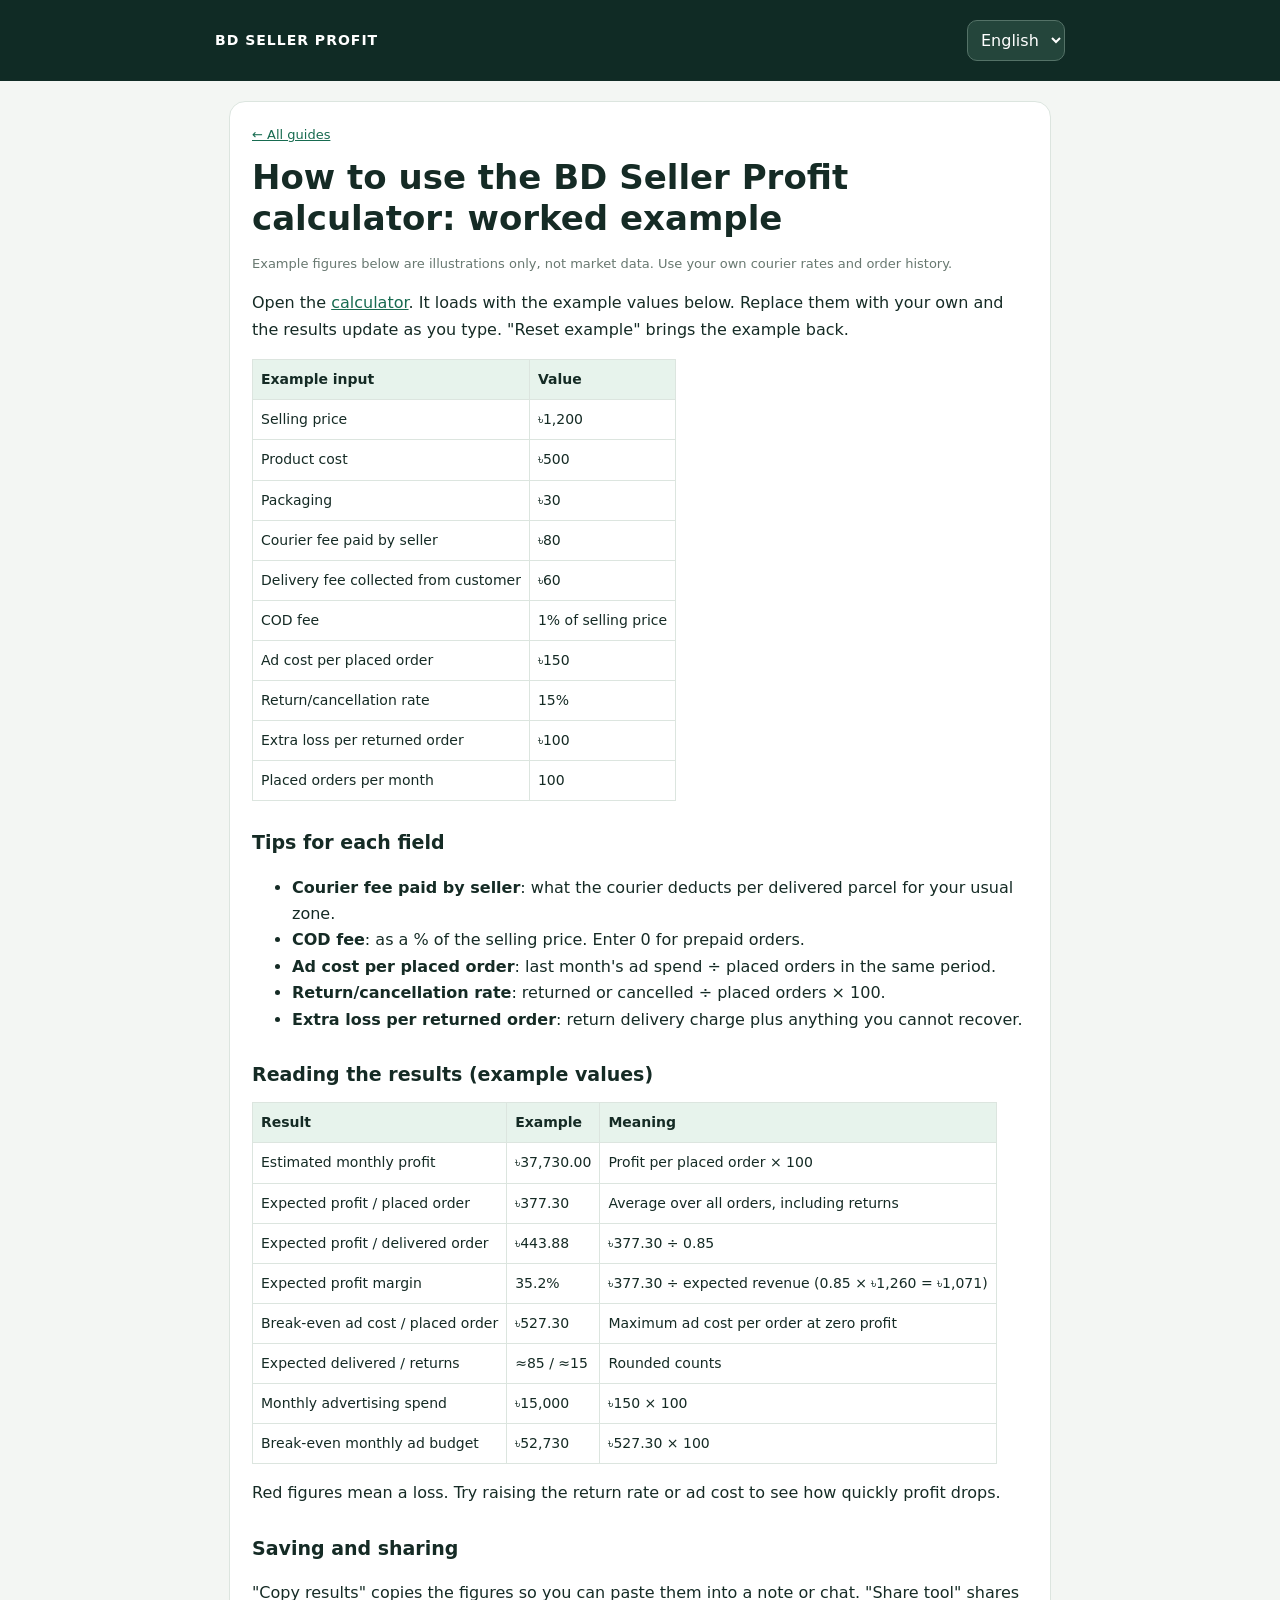
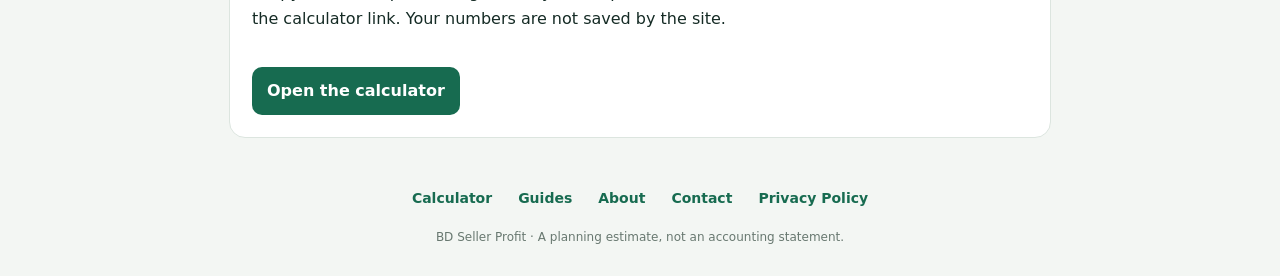
<file: guides/how-to-use-calculator.html>
<!DOCTYPE html>
<html lang="en" data-title-en="How to use the BD Seller Profit calculator: worked example | BD Seller Profit" data-title-bn="BD Seller Profit ক্যালকুলেটর ব্যবহারের নিয়ম: উদাহরণসহ | BD Seller Profit" data-desc-en="A field-by-field walkthrough of the BD Seller Profit calculator with a worked BDT example and how to read each result." data-desc-bn="BD Seller Profit ক্যালকুলেটরের প্রতিটি ঘর ও ফলাফলের ব্যাখ্যা, টাকায় উদাহরণসহ।">
<head>
<meta charset="UTF-8">
<meta name="viewport" content="width=device-width, initial-scale=1">
<meta name="theme-color" content="#102b25">
<title>How to use the BD Seller Profit calculator: worked example | BD Seller Profit</title>
<meta name="description" content="A field-by-field walkthrough of the BD Seller Profit calculator with a worked BDT example and how to read each result.">
<link rel="canonical" href="https://bdsellerprofit.xyz/guides/how-to-use-calculator.html">
<link rel="stylesheet" href="../assets/site.css">
<script async src="https://pagead2.googlesyndication.com/pagead/js/adsbygoogle.js?client=ca-pub-7568750393923525"
     crossorigin="anonymous"></script>
</head>
<body>
<header><div class="wrap top">
  <a class="brand" href="../">BD SELLER PROFIT</a>
  <select id="language" aria-label="Language"><option value="en">English</option><option value="bn">বাংলা</option></select>
</div></header>
<main class="wrap"><article>
<div data-lang="en">
<p class="crumb"><a href="./" data-i="back">← All guides</a></p>
<h1>How to use the BD Seller Profit calculator: worked example</h1>
<p class="note">Example figures below are illustrations only, not market data. Use your own courier rates and order history.</p>
<p>Open the <a href="../">calculator</a>. It loads with the example values below. Replace them with your own and the results update as you type. "Reset example" brings the example back.</p>
<table><tr><th>Example input</th><th>Value</th></tr>
<tr><td>Selling price</td><td>৳1,200</td></tr><tr><td>Product cost</td><td>৳500</td></tr>
<tr><td>Packaging</td><td>৳30</td></tr><tr><td>Courier fee paid by seller</td><td>৳80</td></tr>
<tr><td>Delivery fee collected from customer</td><td>৳60</td></tr><tr><td>COD fee</td><td>1% of selling price</td></tr>
<tr><td>Ad cost per placed order</td><td>৳150</td></tr><tr><td>Return/cancellation rate</td><td>15%</td></tr>
<tr><td>Extra loss per returned order</td><td>৳100</td></tr><tr><td>Placed orders per month</td><td>100</td></tr></table>
<h2>Tips for each field</h2>
<ul><li><strong>Courier fee paid by seller</strong>: what the courier deducts per delivered parcel for your usual zone.</li>
<li><strong>COD fee</strong>: as a % of the selling price. Enter 0 for prepaid orders.</li>
<li><strong>Ad cost per placed order</strong>: last month's ad spend ÷ placed orders in the same period.</li>
<li><strong>Return/cancellation rate</strong>: returned or cancelled ÷ placed orders × 100.</li>
<li><strong>Extra loss per returned order</strong>: return delivery charge plus anything you cannot recover.</li></ul>
<h2>Reading the results (example values)</h2>
<table><tr><th>Result</th><th>Example</th><th>Meaning</th></tr>
<tr><td>Estimated monthly profit</td><td>৳37,730.00</td><td>Profit per placed order × 100</td></tr>
<tr><td>Expected profit / placed order</td><td>৳377.30</td><td>Average over all orders, including returns</td></tr>
<tr><td>Expected profit / delivered order</td><td>৳443.88</td><td>৳377.30 ÷ 0.85</td></tr>
<tr><td>Expected profit margin</td><td>35.2%</td><td>৳377.30 ÷ expected revenue (0.85 × ৳1,260 = ৳1,071)</td></tr>
<tr><td>Break-even ad cost / placed order</td><td>৳527.30</td><td>Maximum ad cost per order at zero profit</td></tr>
<tr><td>Expected delivered / returns</td><td>≈85 / ≈15</td><td>Rounded counts</td></tr>
<tr><td>Monthly advertising spend</td><td>৳15,000</td><td>৳150 × 100</td></tr>
<tr><td>Break-even monthly ad budget</td><td>৳52,730</td><td>৳527.30 × 100</td></tr></table>
<p>Red figures mean a loss. Try raising the return rate or ad cost to see how quickly profit drops.</p>
<h2>Saving and sharing</h2>
<p>"Copy results" copies the figures so you can paste them into a note or chat. "Share tool" shares the calculator link. Your numbers are not saved by the site.</p>
</div>
<div data-lang="bn" lang="bn">
<p class="crumb"><a href="./" data-i="back">← All guides</a></p>
<h1>BD Seller Profit ক্যালকুলেটর ব্যবহারের নিয়ম: উদাহরণসহ</h1>
<p class="note">নিচের সংখ্যাগুলো কেবল উদাহরণ, বাজারের তথ্য নয়। নিজের কুরিয়ার রেট ও অর্ডারের তথ্য ব্যবহার করুন।</p>
<p><a href="../">ক্যালকুলেটর</a> খুলুন। এটি নিচের উদাহরণের মান দিয়ে চালু হয়। নিজের সংখ্যা দিন, টাইপ করার সঙ্গে সঙ্গে ফলাফল বদলাবে। "উদাহরণ রিসেট করুন" চাপলে উদাহরণ ফিরে আসে।</p>
<table><tr><th>উদাহরণ ইনপুট</th><th>মান</th></tr>
<tr><td>বিক্রয়মূল্য</td><td>৳১,২০০</td></tr><tr><td>পণ্যের ক্রয়মূল্য</td><td>৳৫০০</td></tr>
<tr><td>প্যাকেজিং</td><td>৳৩০</td></tr><tr><td>বিক্রেতার দেওয়া কুরিয়ার খরচ</td><td>৳৮০</td></tr>
<tr><td>ক্রেতার কাছ থেকে নেওয়া ডেলিভারি চার্জ</td><td>৳৬০</td></tr><tr><td>COD ফি</td><td>বিক্রয়মূল্যের ১%</td></tr>
<tr><td>প্রতি প্লেসড অর্ডারে বিজ্ঞাপন খরচ</td><td>৳১৫০</td></tr><tr><td>রিটার্ন/বাতিলের হার</td><td>১৫%</td></tr>
<tr><td>প্রতি রিটার্নে অতিরিক্ত ক্ষতি</td><td>৳১০০</td></tr><tr><td>মাসিক প্লেসড অর্ডার</td><td>১০০</td></tr></table>
<h2>প্রতিটি ঘরের টিপস</h2>
<ul><li><strong>বিক্রেতার দেওয়া কুরিয়ার খরচ</strong>: আপনার সাধারণ জোনে প্রতি ডেলিভারি পার্সেলে কুরিয়ার যত কাটে।</li>
<li><strong>COD ফি</strong>: বিক্রয়মূল্যের % হিসেবে। অগ্রিম পেমেন্টের অর্ডারে ০ দিন।</li>
<li><strong>প্রতি প্লেসড অর্ডারে বিজ্ঞাপন খরচ</strong>: গত মাসের বিজ্ঞাপন খরচ ÷ একই সময়ের প্লেসড অর্ডার।</li>
<li><strong>রিটার্ন/বাতিলের হার</strong>: রিটার্ন বা বাতিল ÷ প্লেসড অর্ডার × ১০০।</li>
<li><strong>প্রতি রিটার্নে অতিরিক্ত ক্ষতি</strong>: রিটার্ন ডেলিভারি চার্জ ও ফেরত না-পাওয়া অন্যান্য খরচ।</li></ul>
<h2>ফলাফল বোঝা (উদাহরণের মান)</h2>
<table><tr><th>ফলাফল</th><th>উদাহরণ</th><th>অর্থ</th></tr>
<tr><td>আনুমানিক মাসিক লাভ</td><td>৳৩৭,৭৩০.০০</td><td>প্রতি প্লেসড অর্ডারে লাভ × ১০০</td></tr>
<tr><td>প্রতি প্লেসড অর্ডারে প্রত্যাশিত লাভ</td><td>৳৩৭৭.৩০</td><td>রিটার্নসহ সব অর্ডারের গড়</td></tr>
<tr><td>প্রতি ডেলিভারিতে প্রত্যাশিত লাভ</td><td>৳৪৪৩.৮৮</td><td>৳৩৭৭.৩০ ÷ ০.৮৫</td></tr>
<tr><td>প্রত্যাশিত লাভের হার</td><td>৩৫.২%</td><td>৳৩৭৭.৩০ ÷ প্রত্যাশিত আয় (০.৮৫ × ৳১,২৬০ = ৳১,০৭১)</td></tr>
<tr><td>প্রতি অর্ডারে ব্রেক-ইভেন বিজ্ঞাপন খরচ</td><td>৳৫২৭.৩০</td><td>লাভ শূন্য রেখে প্রতি অর্ডারে সর্বোচ্চ বিজ্ঞাপন খরচ</td></tr>
<tr><td>আনুমানিক ডেলিভারি / রিটার্ন</td><td>≈৮৫ / ≈১৫</td><td>পূর্ণসংখ্যায় রাউন্ড করা</td></tr>
<tr><td>মাসিক বিজ্ঞাপন খরচ</td><td>৳১৫,০০০</td><td>৳১৫০ × ১০০</td></tr>
<tr><td>মাসিক ব্রেক-ইভেন বিজ্ঞাপন বাজেট</td><td>৳৫২,৭৩০</td><td>৳৫২৭.৩০ × ১০০</td></tr></table>
<p>লাল সংখ্যা মানে লোকসান। রিটার্নের হার বা বিজ্ঞাপন খরচ বাড়িয়ে দেখুন লাভ কত দ্রুত কমে।</p>
<h2>সংরক্ষণ ও শেয়ার</h2>
<p>"হিসাব কপি করুন" সংখ্যাগুলো কপি করে, যাতে নোট বা চ্যাটে পেস্ট করতে পারেন। "টুল শেয়ার করুন" ক্যালকুলেটরের লিংক শেয়ার করে। সাইট আপনার সংখ্যা সংরক্ষণ করে না।</p>
</div>
<a class="cta" href="../" data-i="open">Open the calculator</a>
</article></main>
<footer class="site-footer"><nav aria-label="Footer">
  <a href="../" data-i="home">Calculator</a><a href="../guides/" data-i="guides">Guides</a><a href="../about.html" data-i="about">About</a><a href="../contact.html" data-i="contact">Contact</a><a href="../privacy.html" data-i="privacy">Privacy Policy</a>
</nav>BD Seller Profit · <span data-i="footer">A planning estimate, not an accounting statement.</span></footer>
<script src="../assets/site.js"></script>
</body>
</html>
</file>
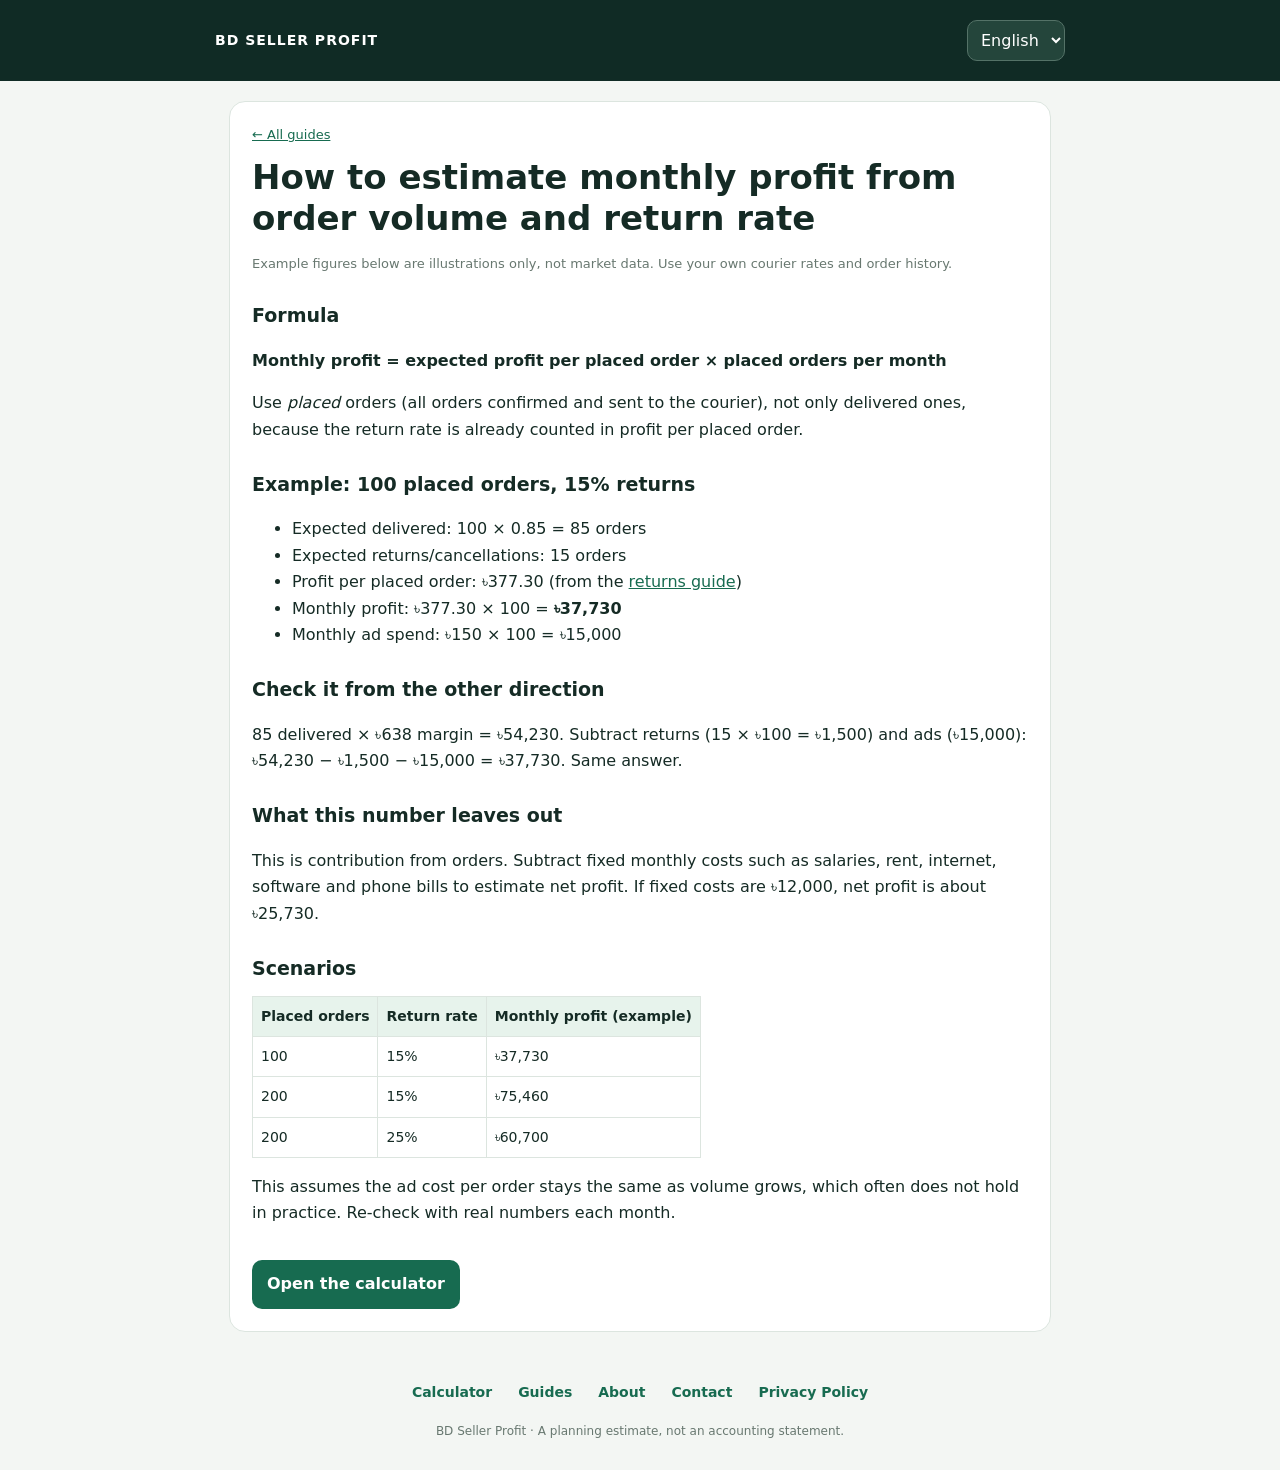
<file: guides/monthly-profit-estimate.html>
<!DOCTYPE html>
<html lang="en" data-title-en="How to estimate monthly profit from order volume and return rate | BD Seller Profit" data-title-bn="অর্ডার সংখ্যা ও রিটার্নের হার থেকে মাসিক লাভ কীভাবে অনুমান করবেন | BD Seller Profit" data-desc-en="Estimate monthly e-commerce profit in Bangladesh from placed orders and return rate, with a worked BDT example." data-desc-bn="প্লেসড অর্ডার ও রিটার্নের হার থেকে মাসিক লাভ অনুমানের পদ্ধতি, টাকায় উদাহরণসহ।">
<head>
<meta charset="UTF-8">
<meta name="viewport" content="width=device-width, initial-scale=1">
<meta name="theme-color" content="#102b25">
<title>How to estimate monthly profit from order volume and return rate | BD Seller Profit</title>
<meta name="description" content="Estimate monthly e-commerce profit in Bangladesh from placed orders and return rate, with a worked BDT example.">
<link rel="canonical" href="https://bdsellerprofit.xyz/guides/monthly-profit-estimate.html">
<link rel="stylesheet" href="../assets/site.css">
<script async src="https://pagead2.googlesyndication.com/pagead/js/adsbygoogle.js?client=ca-pub-7568750393923525"
     crossorigin="anonymous"></script>
</head>
<body>
<header><div class="wrap top">
  <a class="brand" href="../">BD SELLER PROFIT</a>
  <select id="language" aria-label="Language"><option value="en">English</option><option value="bn">বাংলা</option></select>
</div></header>
<main class="wrap"><article>
<div data-lang="en">
<p class="crumb"><a href="./" data-i="back">← All guides</a></p>
<h1>How to estimate monthly profit from order volume and return rate</h1>
<p class="note">Example figures below are illustrations only, not market data. Use your own courier rates and order history.</p>
<h2>Formula</h2>
<p><strong>Monthly profit = expected profit per placed order × placed orders per month</strong></p>
<p>Use <em>placed</em> orders (all orders confirmed and sent to the courier), not only delivered ones, because the return rate is already counted in profit per placed order.</p>
<h2>Example: 100 placed orders, 15% returns</h2>
<ul><li>Expected delivered: 100 × 0.85 = 85 orders</li><li>Expected returns/cancellations: 15 orders</li>
<li>Profit per placed order: ৳377.30 (from the <a href="courier-cod-packaging-returns.html">returns guide</a>)</li>
<li>Monthly profit: ৳377.30 × 100 = <strong>৳37,730</strong></li><li>Monthly ad spend: ৳150 × 100 = ৳15,000</li></ul>
<h2>Check it from the other direction</h2>
<p>85 delivered × ৳638 margin = ৳54,230. Subtract returns (15 × ৳100 = ৳1,500) and ads (৳15,000): ৳54,230 − ৳1,500 − ৳15,000 = ৳37,730. Same answer.</p>
<h2>What this number leaves out</h2>
<p>This is contribution from orders. Subtract fixed monthly costs such as salaries, rent, internet, software and phone bills to estimate net profit. If fixed costs are ৳12,000, net profit is about ৳25,730.</p>
<h2>Scenarios</h2>
<table><tr><th>Placed orders</th><th>Return rate</th><th>Monthly profit (example)</th></tr>
<tr><td>100</td><td>15%</td><td>৳37,730</td></tr><tr><td>200</td><td>15%</td><td>৳75,460</td></tr>
<tr><td>200</td><td>25%</td><td>৳60,700</td></tr></table>
<p>This assumes the ad cost per order stays the same as volume grows, which often does not hold in practice. Re-check with real numbers each month.</p>
</div>
<div data-lang="bn" lang="bn">
<p class="crumb"><a href="./" data-i="back">← All guides</a></p>
<h1>অর্ডার সংখ্যা ও রিটার্নের হার থেকে মাসিক লাভ কীভাবে অনুমান করবেন</h1>
<p class="note">নিচের সংখ্যাগুলো কেবল উদাহরণ, বাজারের তথ্য নয়। নিজের কুরিয়ার রেট ও অর্ডারের তথ্য ব্যবহার করুন।</p>
<h2>সূত্র</h2>
<p><strong>মাসিক লাভ = প্রতি প্লেসড অর্ডারে প্রত্যাশিত লাভ × মাসিক প্লেসড অর্ডার</strong></p>
<p>শুধু ডেলিভারি হওয়া নয়, <em>প্লেসড</em> অর্ডার (কনফার্ম করে কুরিয়ারে পাঠানো সব অর্ডার) ব্যবহার করুন, কারণ প্রতি প্লেসড অর্ডারের লাভে রিটার্নের হার আগেই ধরা আছে।</p>
<h2>উদাহরণ: ১০০ প্লেসড অর্ডার, ১৫% রিটার্ন</h2>
<ul><li>প্রত্যাশিত ডেলিভারি: ১০০ × ০.৮৫ = ৮৫টি</li><li>প্রত্যাশিত রিটার্ন/বাতিল: ১৫টি</li>
<li>প্রতি প্লেসড অর্ডারে লাভ: ৳৩৭৭.৩০ (<a href="courier-cod-packaging-returns.html">রিটার্ন গাইড</a> থেকে)</li>
<li>মাসিক লাভ: ৳৩৭৭.৩০ × ১০০ = <strong>৳৩৭,৭৩০</strong></li><li>মাসিক বিজ্ঞাপন খরচ: ৳১৫০ × ১০০ = ৳১৫,০০০</li></ul>
<h2>উল্টো দিক থেকে যাচাই</h2>
<p>৮৫টি ডেলিভারি × ৳৬৩৮ মার্জিন = ৳৫৪,২৩০। রিটার্ন (১৫ × ৳১০০ = ৳১,৫০০) ও বিজ্ঞাপন (৳১৫,০০০) বাদ দিন: ৳৫৪,২৩০ − ৳১,৫০০ − ৳১৫,০০০ = ৳৩৭,৭৩০। একই ফল।</p>
<h2>এই সংখ্যায় যা ধরা নেই</h2>
<p>এটি শুধু অর্ডার থেকে আসা অবদান। নিট লাভ পেতে বেতন, ভাড়া, ইন্টারনেট, সফটওয়্যার ও ফোন বিলের মতো মাসিক স্থায়ী খরচ বাদ দিন। স্থায়ী খরচ ৳১২,০০০ হলে নিট লাভ প্রায় ৳২৫,৭৩০।</p>
<h2>বিভিন্ন পরিস্থিতি</h2>
<table><tr><th>প্লেসড অর্ডার</th><th>রিটার্নের হার</th><th>মাসিক লাভ (উদাহরণ)</th></tr>
<tr><td>১০০</td><td>১৫%</td><td>৳৩৭,৭৩০</td></tr><tr><td>২০০</td><td>১৫%</td><td>৳৭৫,৪৬০</td></tr>
<tr><td>২০০</td><td>২৫%</td><td>৳৬০,৭০০</td></tr></table>
<p>এখানে ধরা হয়েছে অর্ডার বাড়লেও প্রতি অর্ডারে বিজ্ঞাপন খরচ একই থাকে, যা বাস্তবে প্রায়ই হয় না। প্রতি মাসে আসল সংখ্যা দিয়ে আবার যাচাই করুন।</p>
</div>
<a class="cta" href="../" data-i="open">Open the calculator</a>
</article></main>
<footer class="site-footer"><nav aria-label="Footer">
  <a href="../" data-i="home">Calculator</a><a href="../guides/" data-i="guides">Guides</a><a href="../about.html" data-i="about">About</a><a href="../contact.html" data-i="contact">Contact</a><a href="../privacy.html" data-i="privacy">Privacy Policy</a>
</nav>BD Seller Profit · <span data-i="footer">A planning estimate, not an accounting statement.</span></footer>
<script src="../assets/site.js"></script>
</body>
</html>
</file>
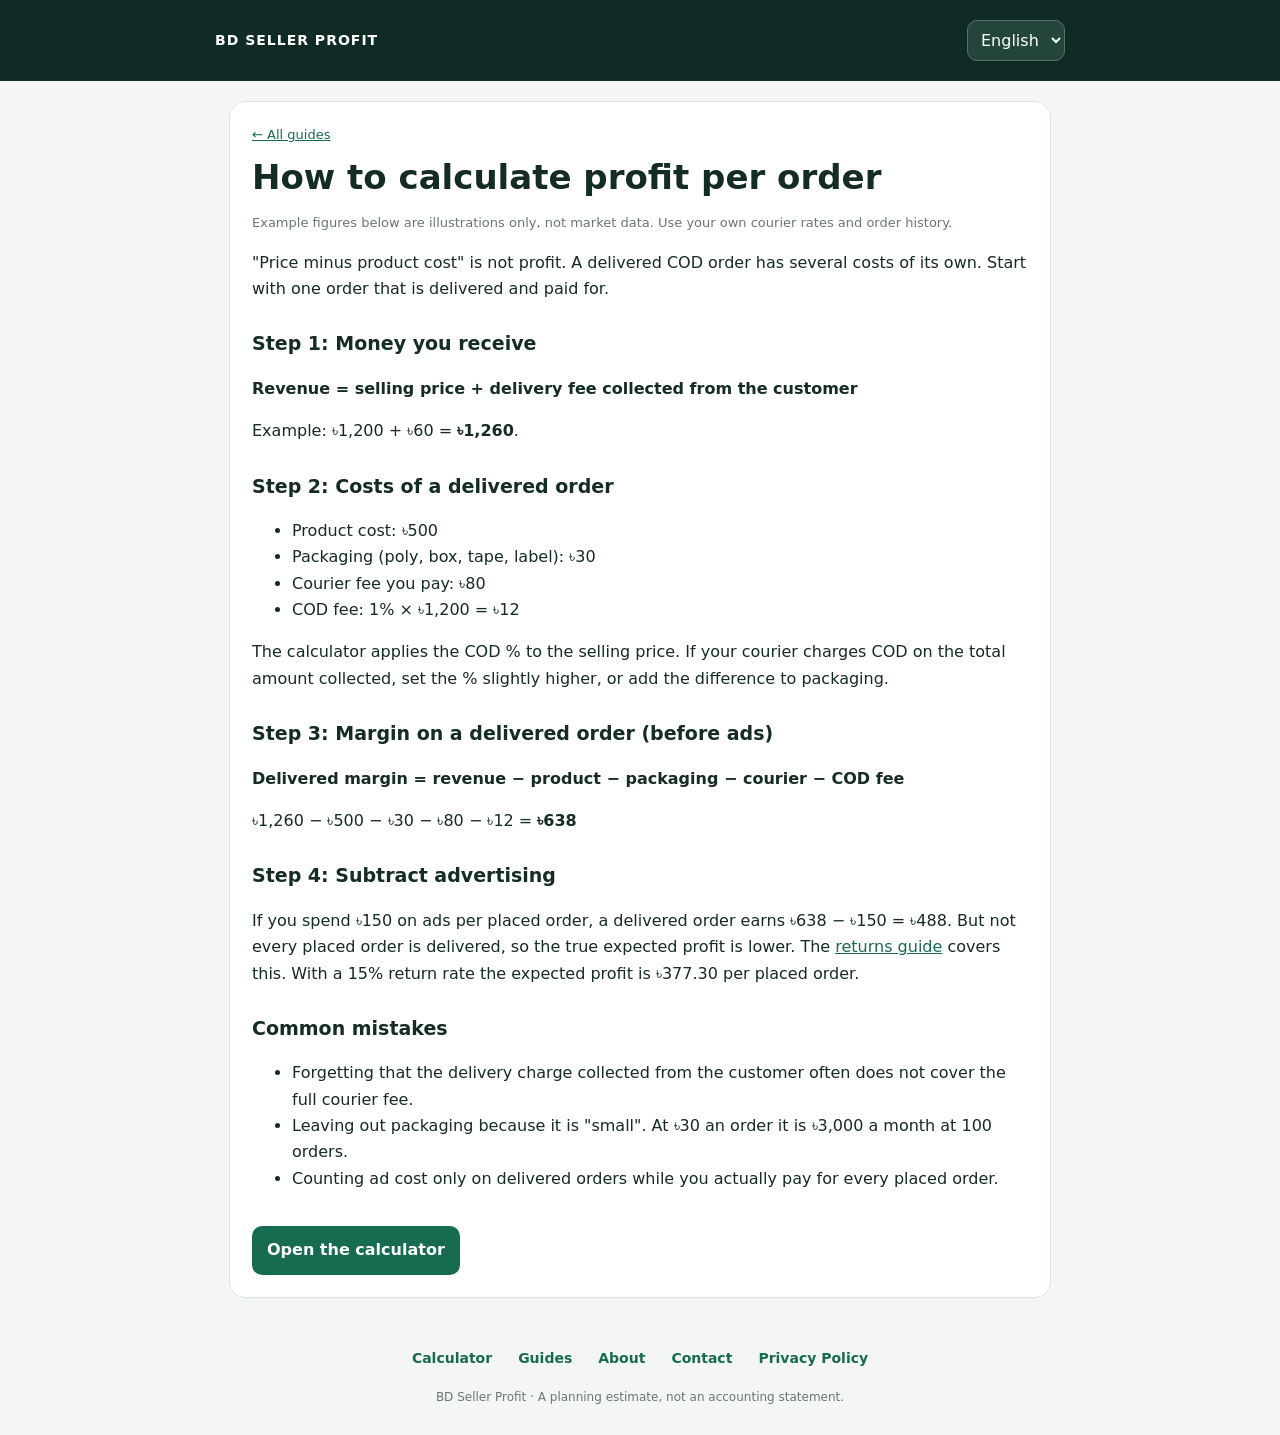
<file: guides/profit-per-order.html>
<!DOCTYPE html>
<html lang="en" data-title-en="How to calculate profit per order | BD Seller Profit" data-title-bn="প্রতি অর্ডারে লাভ কীভাবে হিসাব করবেন | BD Seller Profit" data-desc-en="A step-by-step formula for profit per order for Bangladeshi online sellers, with a BDT example." data-desc-bn="বাংলাদেশি অনলাইন বিক্রেতার প্রতি অর্ডারে লাভের ধাপে ধাপে সূত্র, টাকায় উদাহরণসহ।">
<head>
<meta charset="UTF-8">
<meta name="viewport" content="width=device-width, initial-scale=1">
<meta name="theme-color" content="#102b25">
<title>How to calculate profit per order | BD Seller Profit</title>
<meta name="description" content="A step-by-step formula for profit per order for Bangladeshi online sellers, with a BDT example.">
<link rel="canonical" href="https://bdsellerprofit.xyz/guides/profit-per-order.html">
<link rel="stylesheet" href="../assets/site.css">
<script async src="https://pagead2.googlesyndication.com/pagead/js/adsbygoogle.js?client=ca-pub-7568750393923525"
     crossorigin="anonymous"></script>
</head>
<body>
<header><div class="wrap top">
  <a class="brand" href="../">BD SELLER PROFIT</a>
  <select id="language" aria-label="Language"><option value="en">English</option><option value="bn">বাংলা</option></select>
</div></header>
<main class="wrap"><article>
<div data-lang="en">
<p class="crumb"><a href="./" data-i="back">← All guides</a></p>
<h1>How to calculate profit per order</h1>
<p class="note">Example figures below are illustrations only, not market data. Use your own courier rates and order history.</p>
<p>"Price minus product cost" is not profit. A delivered COD order has several costs of its own. Start with one order that is delivered and paid for.</p>
<h2>Step 1: Money you receive</h2>
<p><strong>Revenue = selling price + delivery fee collected from the customer</strong></p>
<p>Example: ৳1,200 + ৳60 = <strong>৳1,260</strong>.</p>
<h2>Step 2: Costs of a delivered order</h2>
<ul><li>Product cost: ৳500</li><li>Packaging (poly, box, tape, label): ৳30</li><li>Courier fee you pay: ৳80</li>
<li>COD fee: 1% × ৳1,200 = ৳12</li></ul>
<p>The calculator applies the COD % to the selling price. If your courier charges COD on the total amount collected, set the % slightly higher, or add the difference to packaging.</p>
<h2>Step 3: Margin on a delivered order (before ads)</h2>
<p><strong>Delivered margin = revenue − product − packaging − courier − COD fee</strong></p>
<p>৳1,260 − ৳500 − ৳30 − ৳80 − ৳12 = <strong>৳638</strong></p>
<h2>Step 4: Subtract advertising</h2>
<p>If you spend ৳150 on ads per placed order, a delivered order earns ৳638 − ৳150 = ৳488. But not every placed order is delivered, so the true expected profit is lower. The <a href="courier-cod-packaging-returns.html">returns guide</a> covers this. With a 15% return rate the expected profit is ৳377.30 per placed order.</p>
<h2>Common mistakes</h2>
<ul><li>Forgetting that the delivery charge collected from the customer often does not cover the full courier fee.</li>
<li>Leaving out packaging because it is "small". At ৳30 an order it is ৳3,000 a month at 100 orders.</li>
<li>Counting ad cost only on delivered orders while you actually pay for every placed order.</li></ul>
</div>
<div data-lang="bn" lang="bn">
<p class="crumb"><a href="./" data-i="back">← All guides</a></p>
<h1>প্রতি অর্ডারে লাভ কীভাবে হিসাব করবেন</h1>
<p class="note">নিচের সংখ্যাগুলো কেবল উদাহরণ, বাজারের তথ্য নয়। নিজের কুরিয়ার রেট ও অর্ডারের তথ্য ব্যবহার করুন।</p>
<p>"বিক্রয়মূল্য বিয়োগ ক্রয়মূল্য" লাভ নয়। একটি COD অর্ডার ডেলিভারি হলেও তার নিজস্ব কয়েকটি খরচ থাকে। শুরু করুন একটি সফলভাবে ডেলিভারি হওয়া ও টাকা পাওয়া অর্ডার দিয়ে।</p>
<h2>ধাপ ১: আপনি যে টাকা পান</h2>
<p><strong>আয় = বিক্রয়মূল্য + ক্রেতার কাছ থেকে নেওয়া ডেলিভারি চার্জ</strong></p>
<p>উদাহরণ: ৳১,২০০ + ৳৬০ = <strong>৳১,২৬০</strong>।</p>
<h2>ধাপ ২: ডেলিভারি হওয়া অর্ডারের খরচ</h2>
<ul><li>পণ্যের ক্রয়মূল্য: ৳৫০০</li><li>প্যাকেজিং (পলি, বক্স, টেপ, লেবেল): ৳৩০</li><li>আপনার দেওয়া কুরিয়ার খরচ: ৳৮০</li>
<li>COD ফি: ১% × ৳১,২০০ = ৳১২</li></ul>
<p>ক্যালকুলেটর COD %-কে বিক্রয়মূল্যের ওপর ধরে। আপনার কুরিয়ার যদি মোট আদায়কৃত টাকার ওপর COD নেয়, তাহলে % একটু বাড়িয়ে দিন বা পার্থক্যটুকু প্যাকেজিংয়ে যোগ করুন।</p>
<h2>ধাপ ৩: ডেলিভারি অর্ডারে মার্জিন (বিজ্ঞাপনের আগে)</h2>
<p><strong>ডেলিভারি মার্জিন = আয় − পণ্য − প্যাকেজিং − কুরিয়ার − COD ফি</strong></p>
<p>৳১,২৬০ − ৳৫০০ − ৳৩০ − ৳৮০ − ৳১২ = <strong>৳৬৩৮</strong></p>
<h2>ধাপ ৪: বিজ্ঞাপন খরচ বাদ দিন</h2>
<p>প্রতি প্লেসড অর্ডারে ৳১৫০ বিজ্ঞাপন খরচ হলে একটি ডেলিভারি অর্ডারে থাকে ৳৬৩৮ − ৳১৫০ = ৳৪৮৮। কিন্তু সব প্লেসড অর্ডার ডেলিভারি হয় না, তাই প্রকৃত প্রত্যাশিত লাভ কম। এটি আছে <a href="courier-cod-packaging-returns.html">রিটার্ন গাইডে</a>। ১৫% রিটার্ন হারে প্রতি প্লেসড অর্ডারে প্রত্যাশিত লাভ ৳৩৭৭.৩০।</p>
<h2>সাধারণ ভুল</h2>
<ul><li>ক্রেতার কাছ থেকে নেওয়া ডেলিভারি চার্জে প্রায়ই পুরো কুরিয়ার খরচ ওঠে না, এটা ভুলে যাওয়া।</li>
<li>প্যাকেজিং "সামান্য" ভেবে বাদ দেওয়া। প্রতি অর্ডারে ৳৩০ হলে ১০০ অর্ডারে মাসে ৳৩,০০০।</li>
<li>বিজ্ঞাপন খরচ শুধু ডেলিভারি অর্ডারে ভাগ করা, অথচ খরচ হয় সব প্লেসড অর্ডারের জন্য।</li></ul>
</div>
<a class="cta" href="../" data-i="open">Open the calculator</a>
</article></main>
<footer class="site-footer"><nav aria-label="Footer">
  <a href="../" data-i="home">Calculator</a><a href="../guides/" data-i="guides">Guides</a><a href="../about.html" data-i="about">About</a><a href="../contact.html" data-i="contact">Contact</a><a href="../privacy.html" data-i="privacy">Privacy Policy</a>
</nav>BD Seller Profit · <span data-i="footer">A planning estimate, not an accounting statement.</span></footer>
<script src="../assets/site.js"></script>
</body>
</html>
</file>
<file: assets/site.css>
:root{--bg:#f3f6f3;--card:#fff;--ink:#152b25;--muted:#687870;--green:#176b50;--line:#dce5df;--soft:#e7f3ec}
*{box-sizing:border-box}
body{margin:0;background:var(--bg);color:var(--ink);font-family:system-ui,-apple-system,sans-serif;line-height:1.65}
header{background:#102b25;color:#fff;padding:20px 18px}
.wrap{max-width:850px;margin:auto}
.top{display:flex;justify-content:space-between;gap:12px;align-items:center}
.brand{font-size:14px;font-weight:800;letter-spacing:1px;color:#fff;text-decoration:none}
select{font:inherit;background:#24453b;color:#fff;border:1px solid #547267;padding:9px;border-radius:10px}
select:focus,a:focus-visible{outline:2px solid #70b99a;outline-offset:2px}
main{padding:20px 14px 36px}
article{background:var(--card);border:1px solid var(--line);border-radius:16px;padding:22px}
h1{font-size:clamp(24px,5.5vw,34px);line-height:1.2;margin:0 0 14px}
h2{font-size:19px;margin:26px 0 8px}
a{color:var(--green)}
.note{font-size:13px;color:var(--muted)}
.contact{font-size:19px;font-weight:700;overflow-wrap:anywhere}
.crumb{font-size:13px;margin:0 0 12px}
table{width:100%;border-collapse:collapse;margin:12px 0;font-size:14px;display:block;overflow-x:auto}
th,td{border:1px solid var(--line);padding:8px;text-align:left;vertical-align:top}
th{background:var(--soft)}
.guide-list{list-style:none;padding:0}
.guide-list li{border:1px solid var(--line);border-radius:12px;padding:12px 14px;margin:10px 0;background:var(--soft)}
.guide-list a{font-weight:700}
.cta{display:inline-block;margin-top:18px;background:var(--green);color:#fff;padding:11px 15px;border-radius:10px;text-decoration:none;font-weight:700}
html:not(.bn) [data-lang=bn],html.bn [data-lang=en]{display:none}
.site-footer{text-align:center;padding:5px 14px 28px;color:var(--muted);font-size:12px}
.site-footer nav{display:flex;flex-wrap:wrap;justify-content:center;gap:4px 6px;margin-bottom:10px}
.site-footer nav a{color:var(--green);font-size:14px;font-weight:600;padding:8px 10px;text-decoration:none}
.site-footer nav a:hover{text-decoration:underline}
@media(max-width:420px){article{padding:16px}}
</file>
